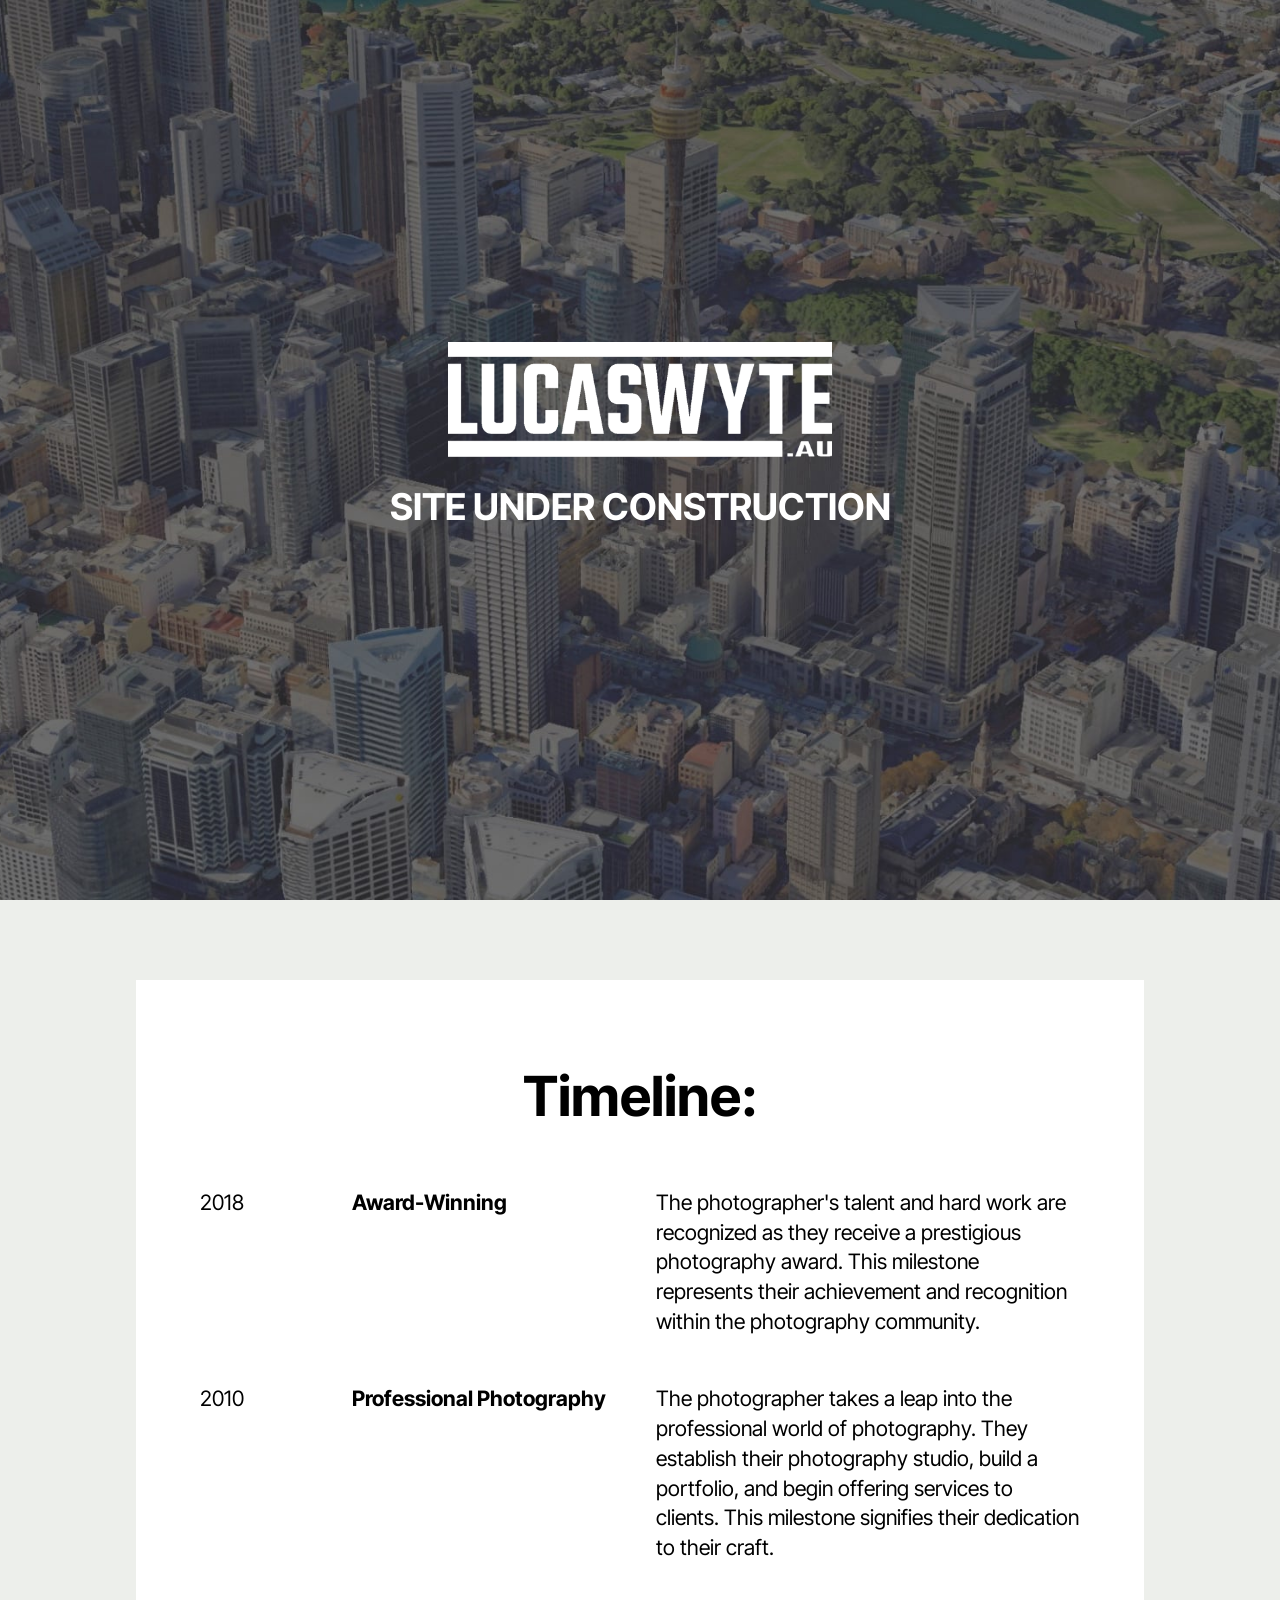
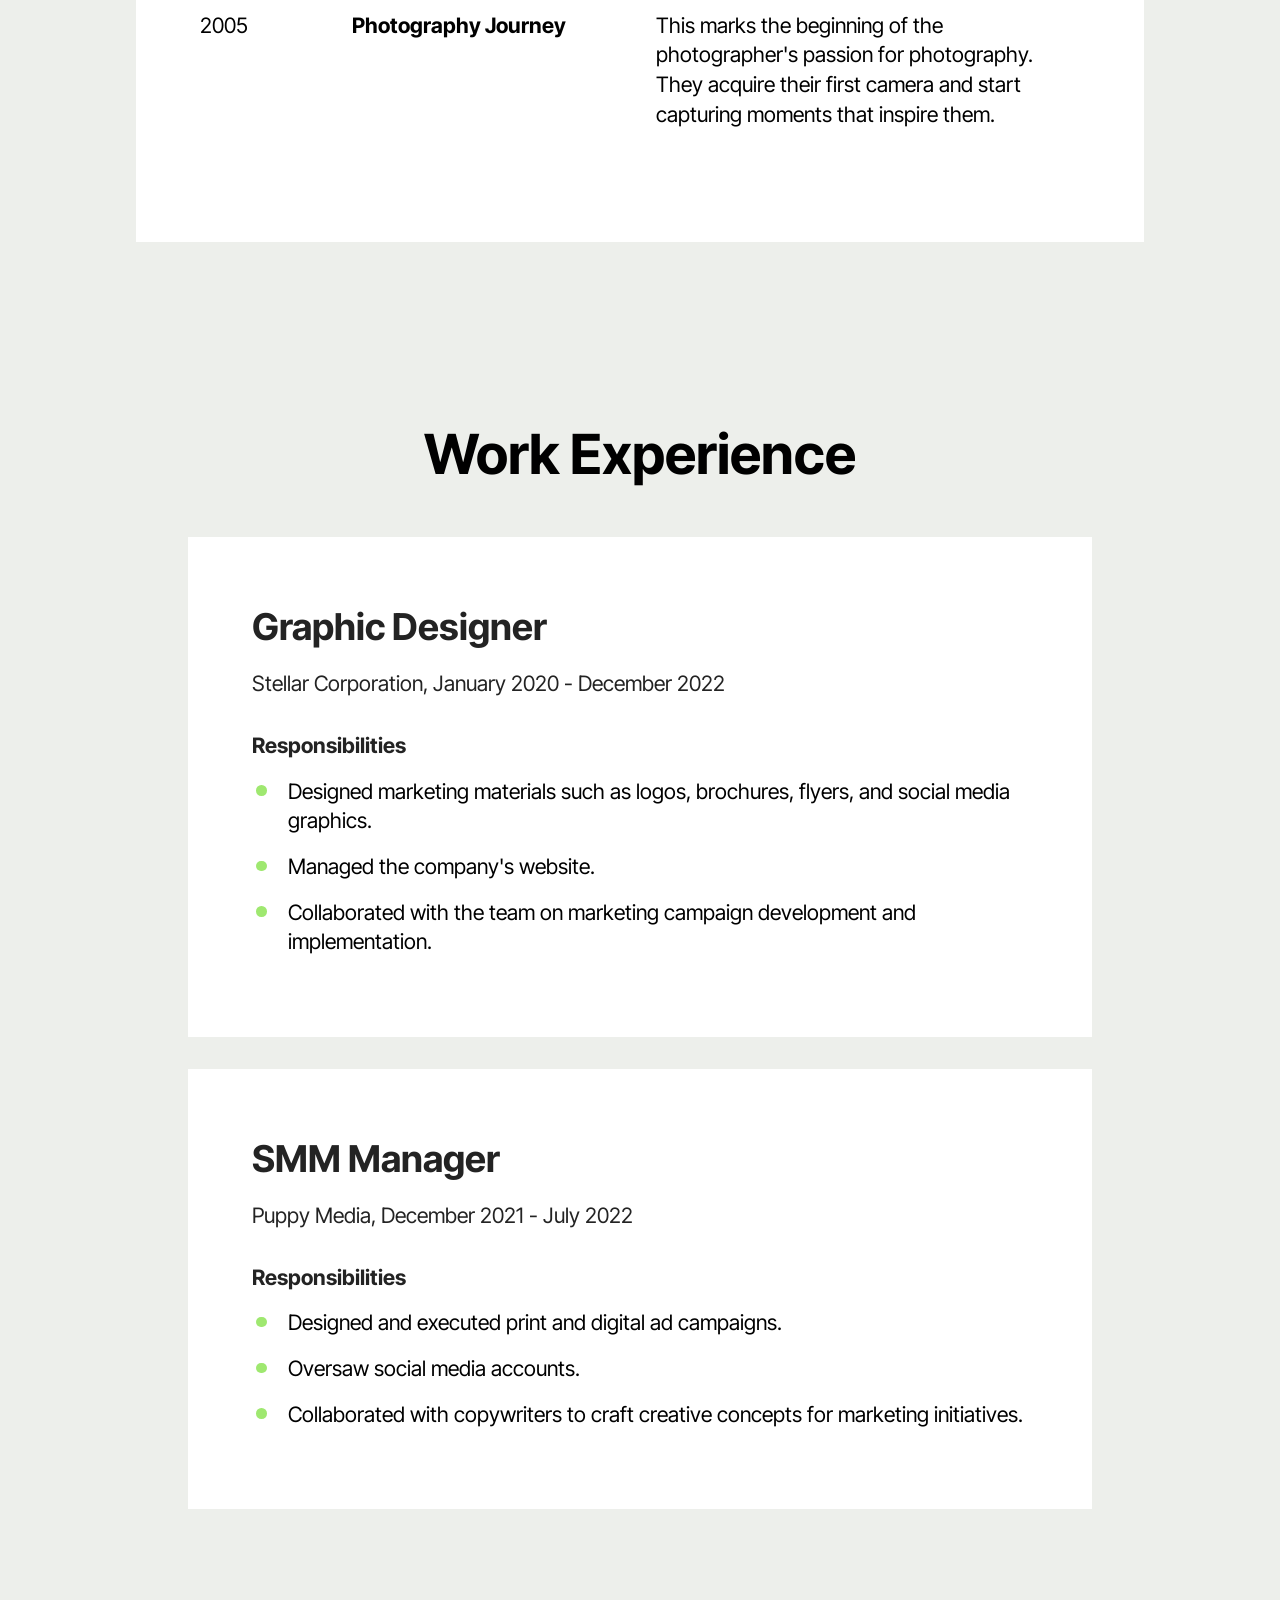
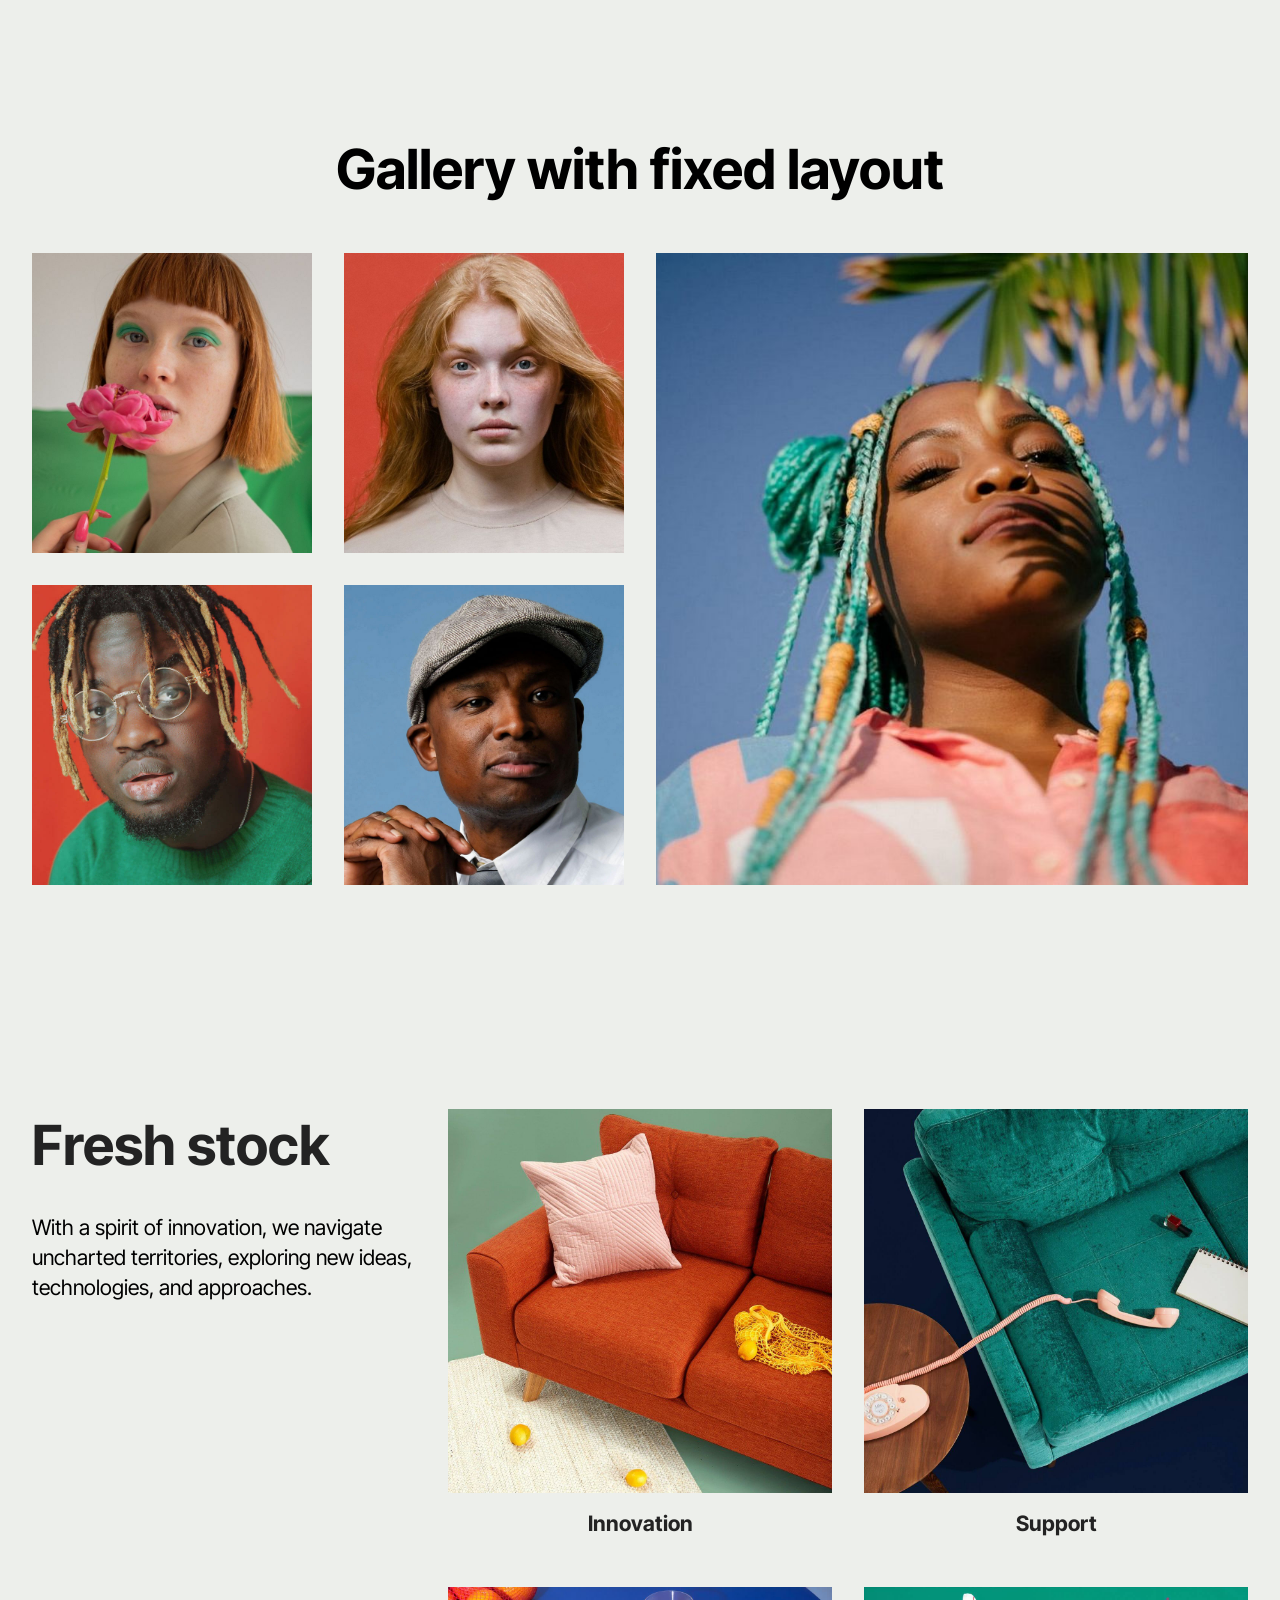
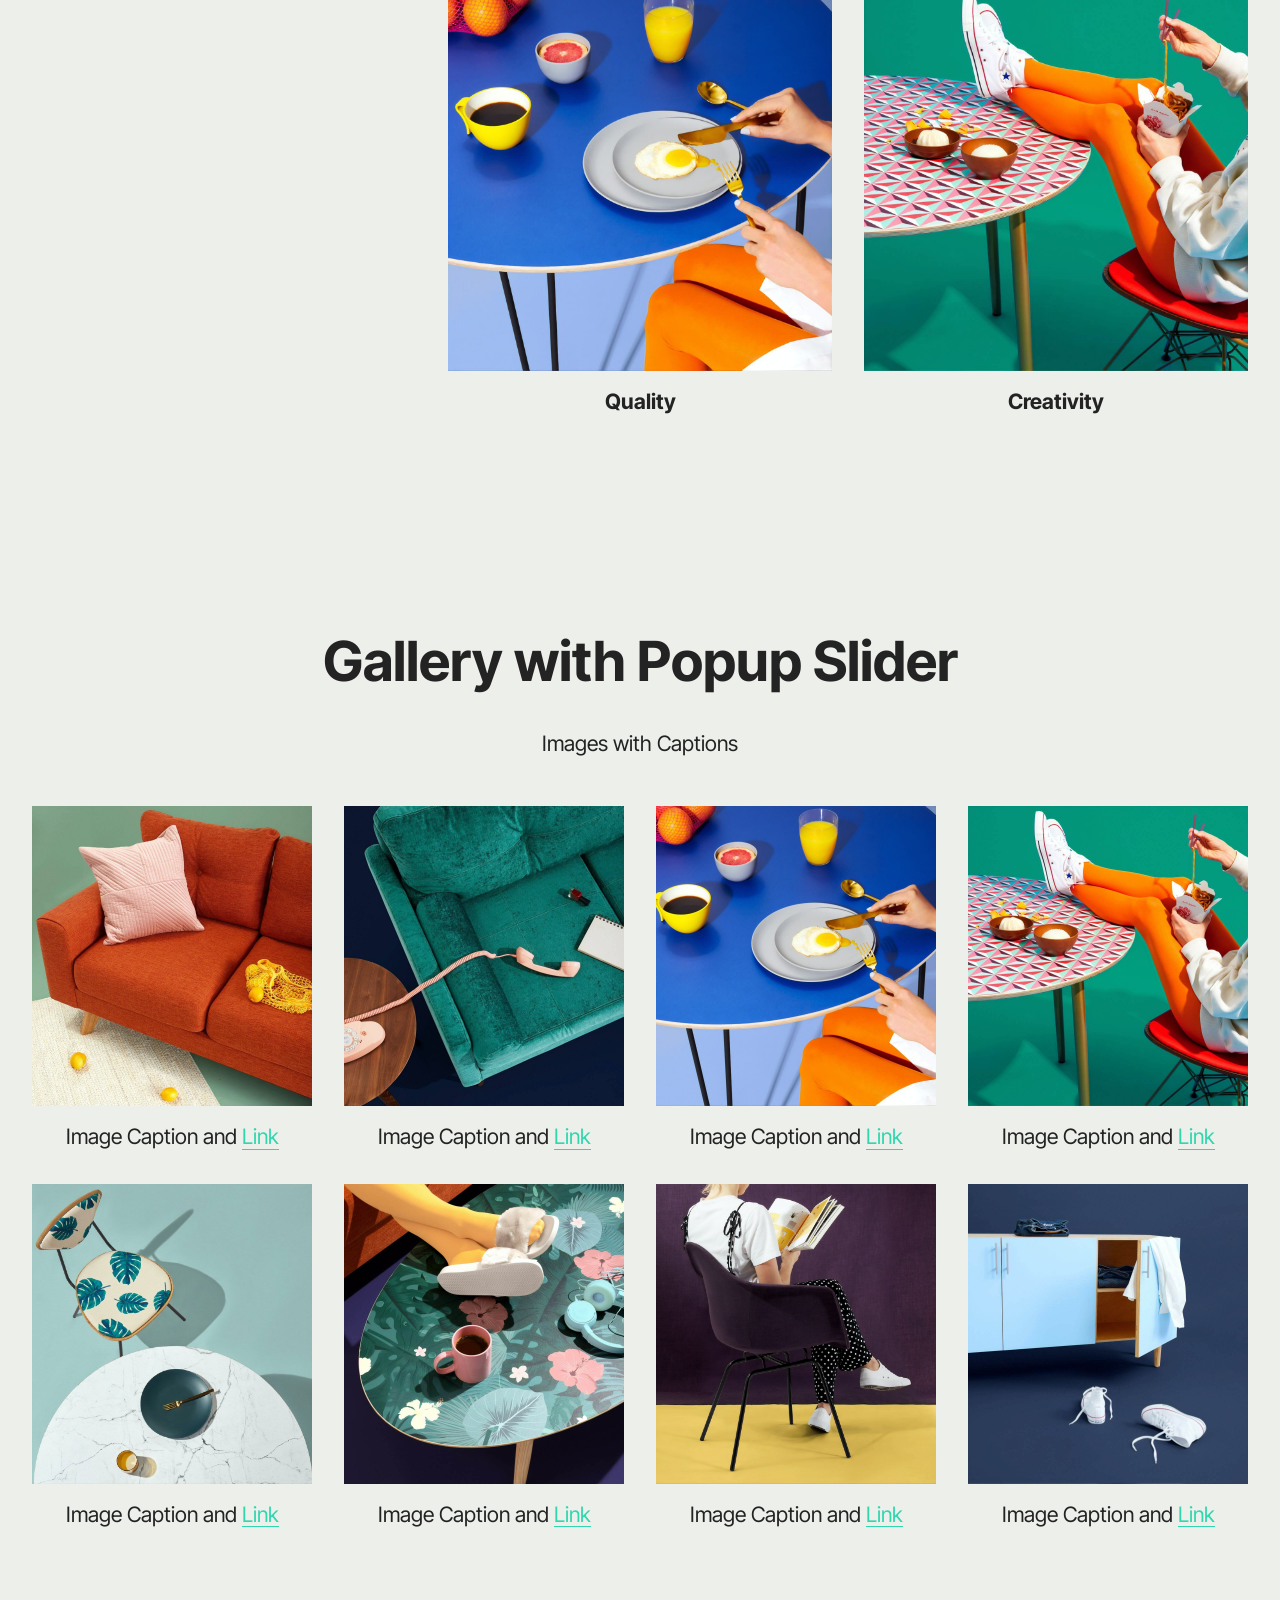
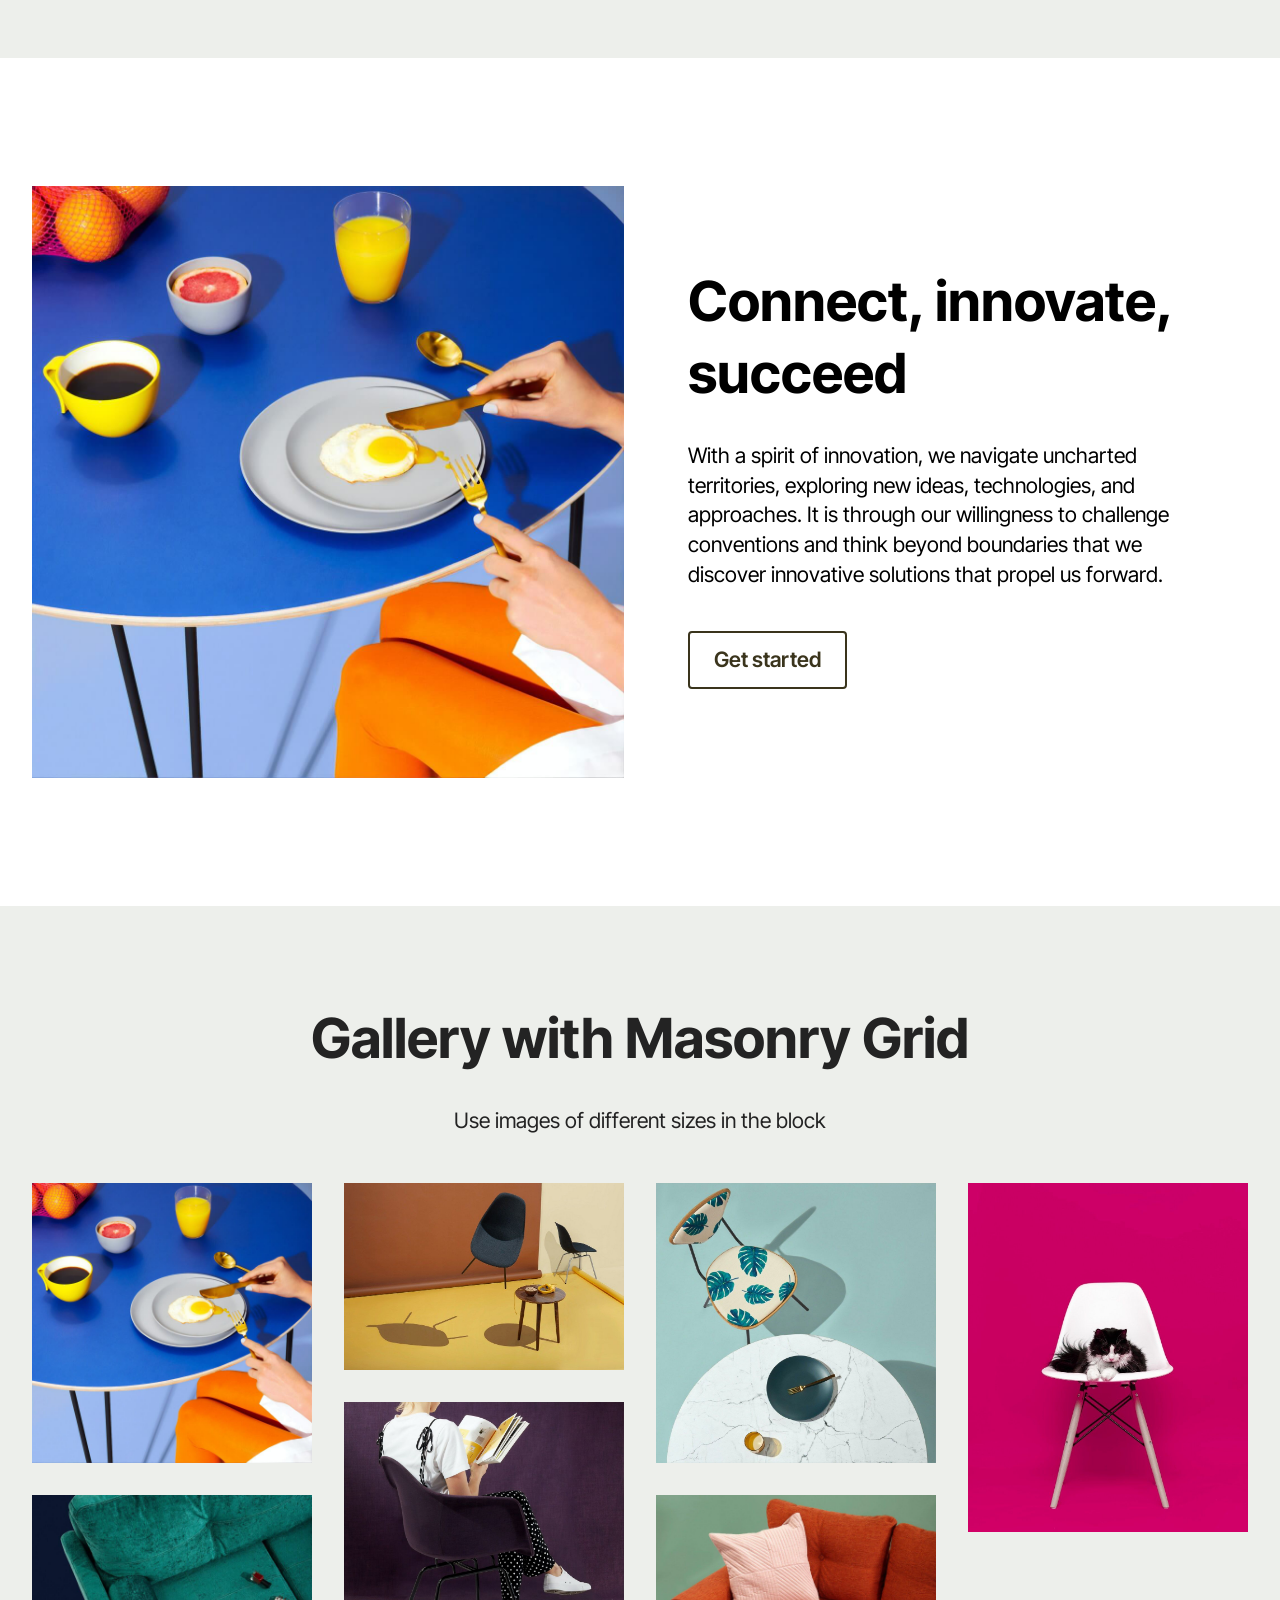
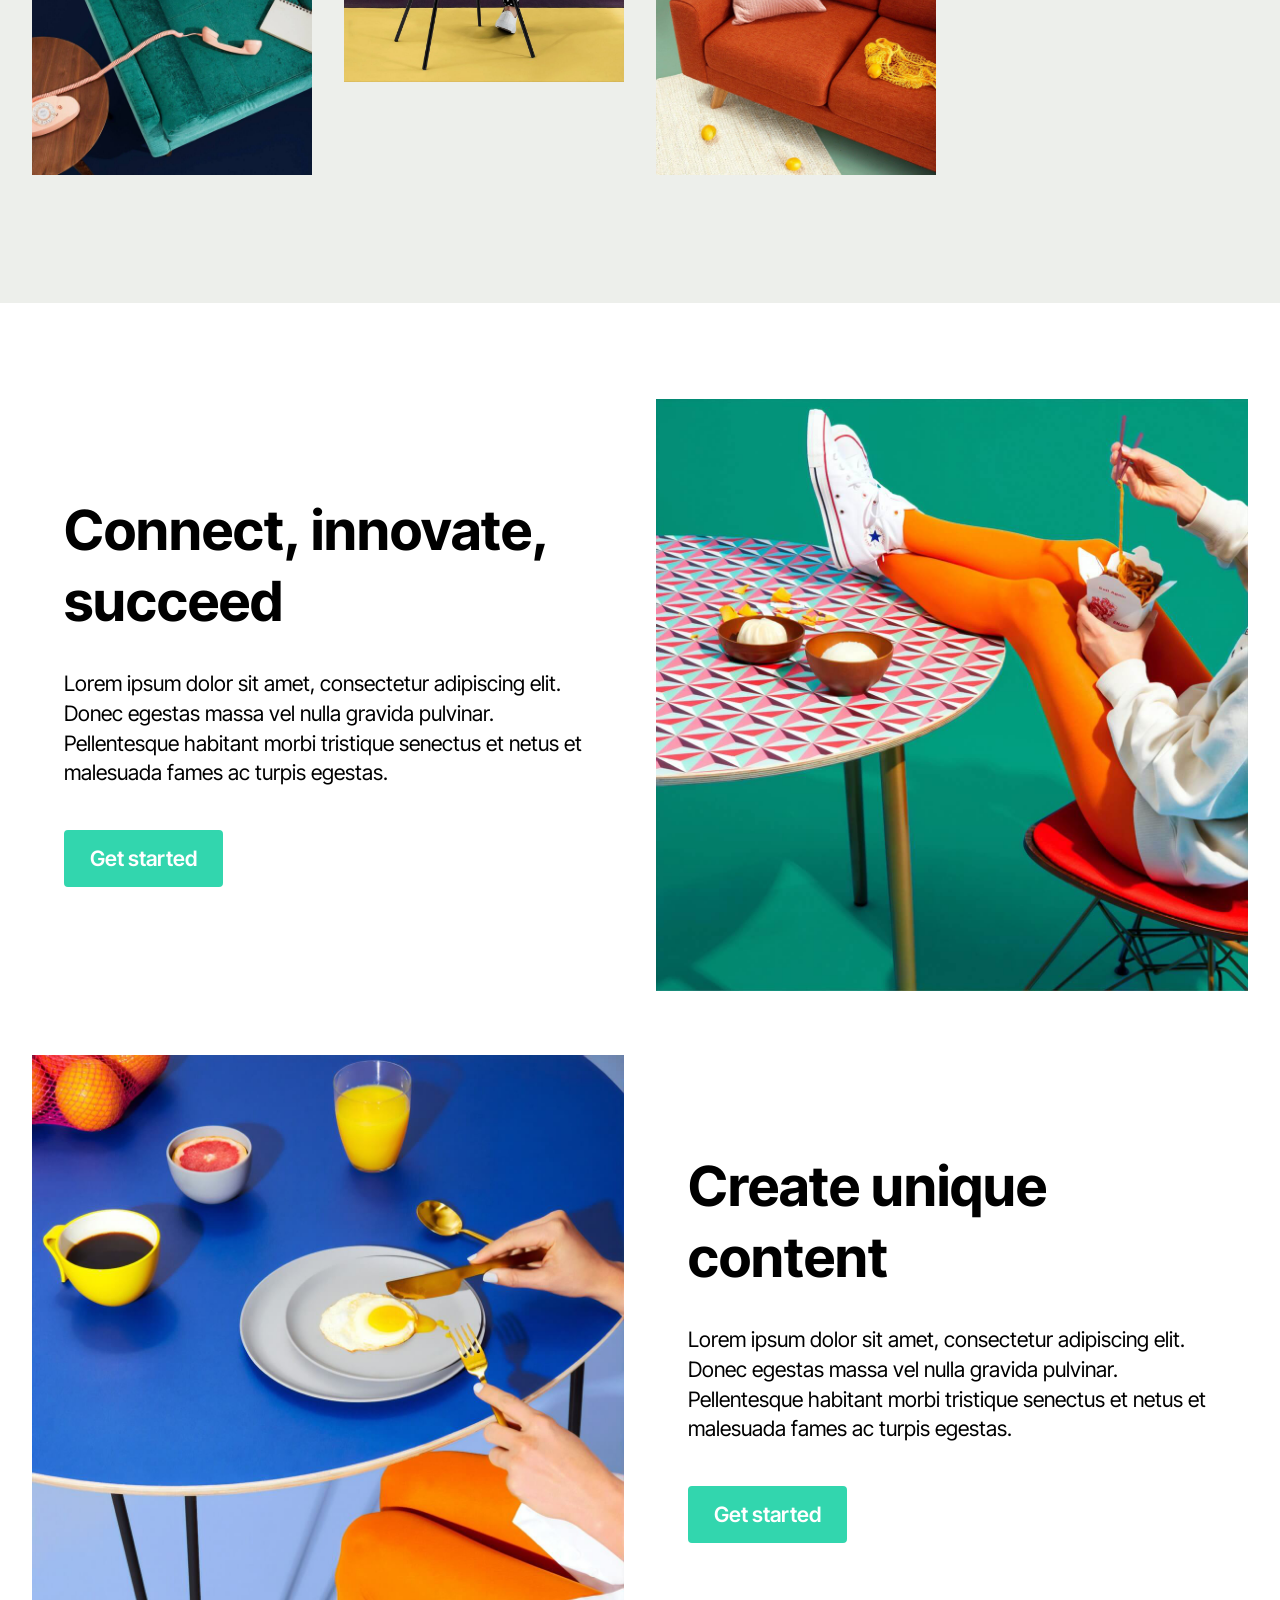
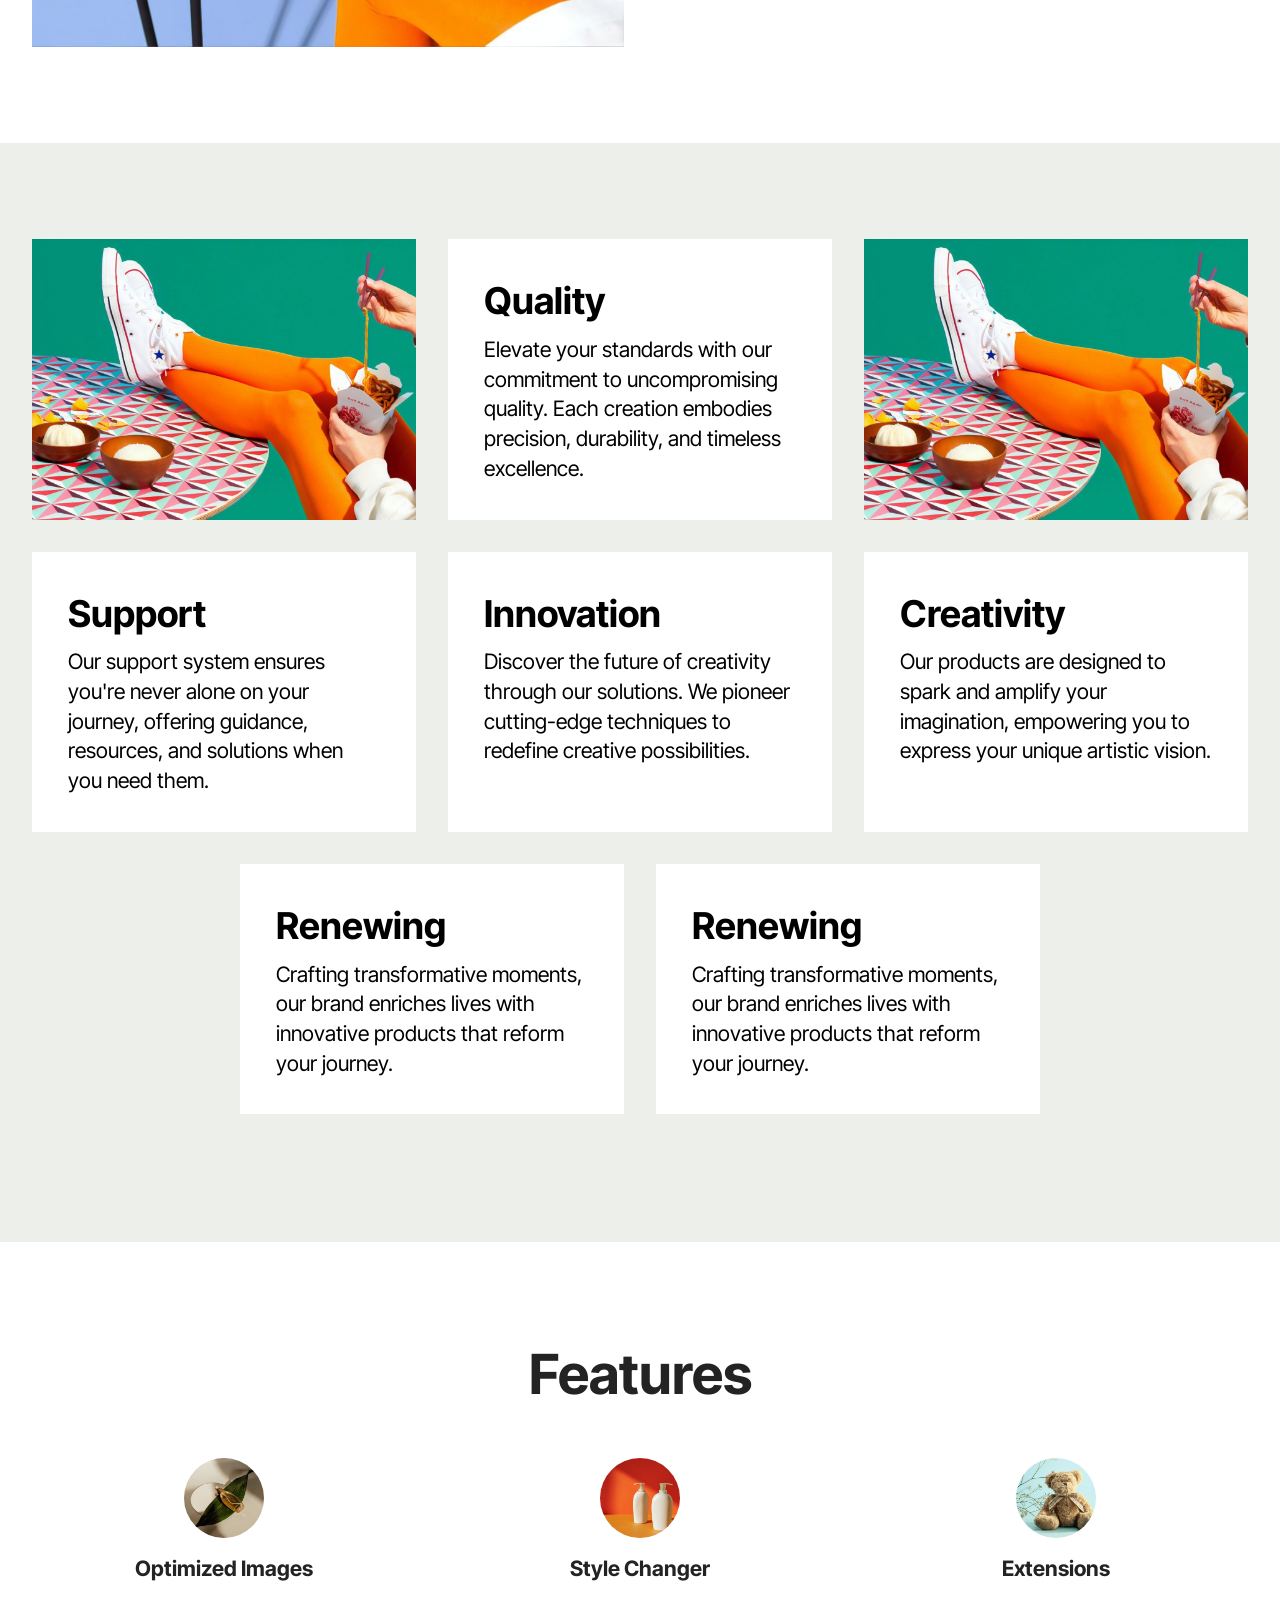
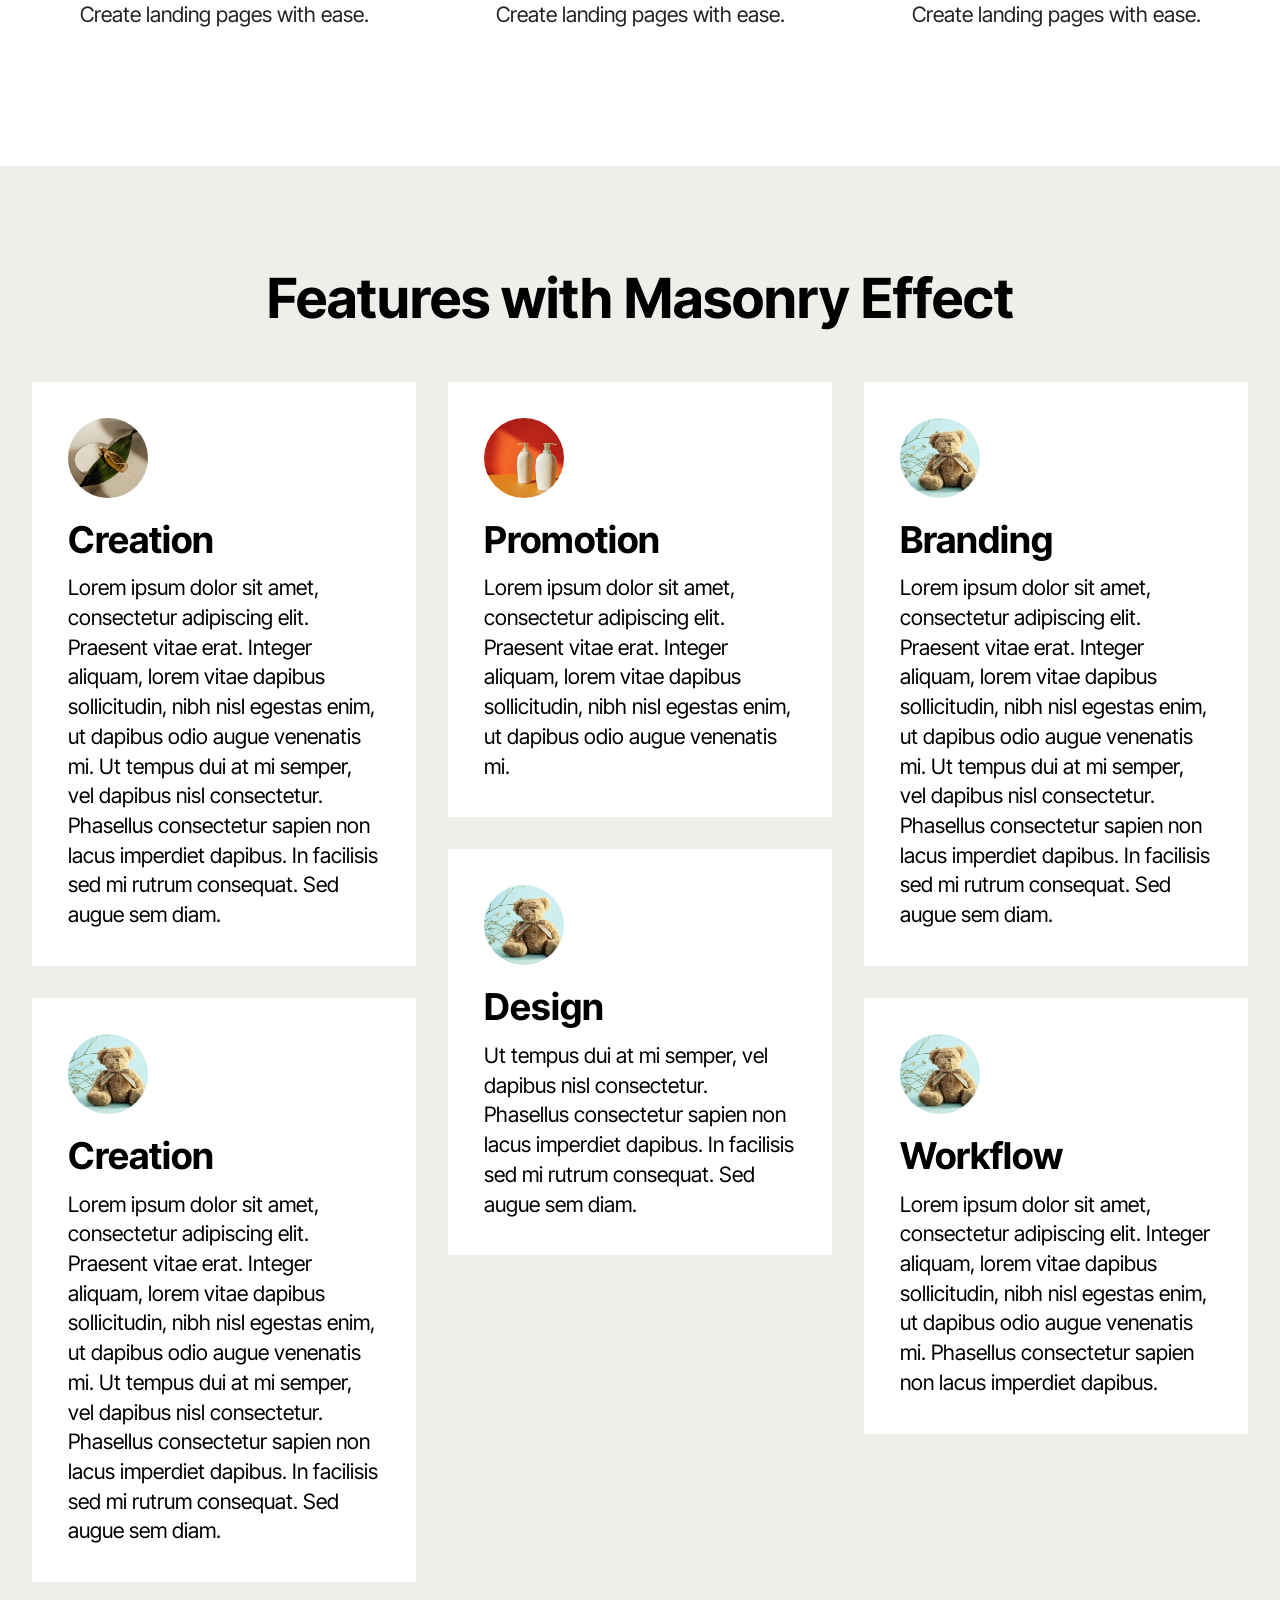
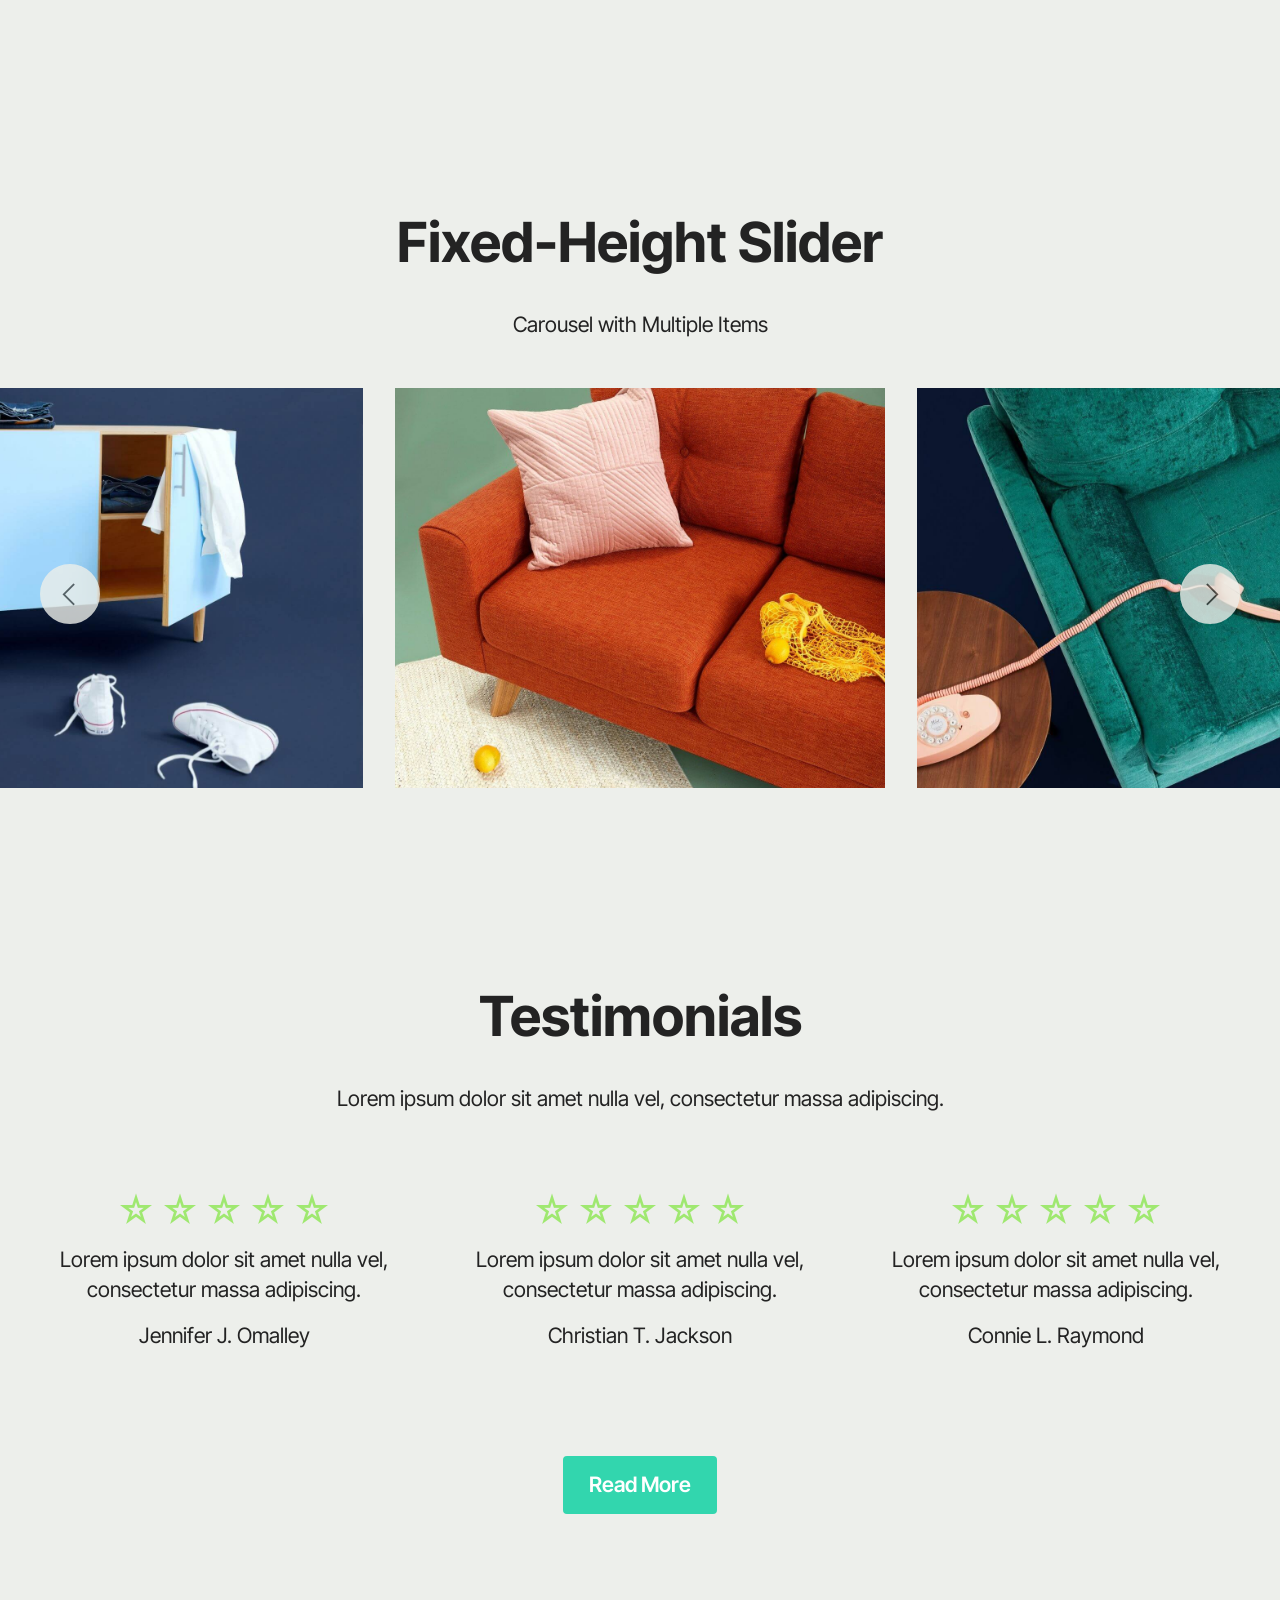
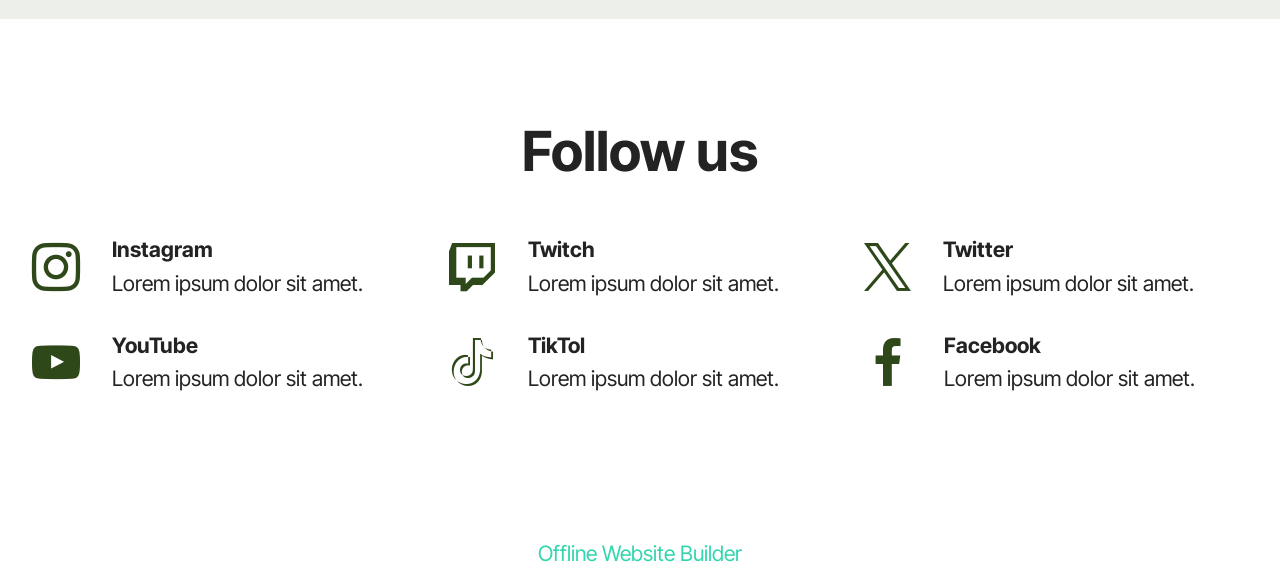
<file: index.html>
<!DOCTYPE html>
<html  >
<head>
  <!-- Site made with Mobirise Website Builder v6.1.11, https://mobirise.com -->
  <meta charset="UTF-8">
  <meta http-equiv="X-UA-Compatible" content="IE=edge">
  <meta name="generator" content="Mobirise v6.1.11, mobirise.com">
  <meta name="viewport" content="width=device-width, initial-scale=1, minimum-scale=1">
  <link rel="shortcut icon" href="assets/images/lucas-wyte-au-stacked-w-128x128.png" type="image/x-icon">
  <meta name="description" content="Landing page & redirect links to social networking profiles">
  
  
  <title>LUCASWYTE.AU main page</title>
  <link rel="stylesheet" href="assets/web/assets/mobirise-icons2/mobirise2.css">
  <link rel="stylesheet" href="assets/bootstrap/css/bootstrap.min.css">
  <link rel="stylesheet" href="assets/socicon/css/styles.css">
  <link rel="stylesheet" href="assets/theme/css/style.css">
  <link rel="stylesheet" href="assets/gallery/style.css">
  <link rel="preload" href="https://fonts.googleapis.com/css?family=Inter+Tight:100,200,300,400,500,600,700,800,900,100i,200i,300i,400i,500i,600i,700i,800i,900i&display=swap" as="style" onload="this.onload=null;this.rel='stylesheet'">
  <noscript><link rel="stylesheet" href="https://fonts.googleapis.com/css?family=Inter+Tight:100,200,300,400,500,600,700,800,900,100i,200i,300i,400i,500i,600i,700i,800i,900i&display=swap"></noscript>
  <link rel="preload" as="style" href="assets/mobirise/css/mbr-additional.css?v=IyrlFm"><link rel="stylesheet" href="assets/mobirise/css/mbr-additional.css?v=IyrlFm" type="text/css">

  
  
  
</head>
<body>
  
  <section data-bs-version="5.1" class="header12 cid-uDMJ8OXmMp mbr-fullscreen" id="header12-0">
  

  
  

  <div class="text-center container-fluid">
    <div class="row mb-4 justify-content-center">
      <div class="col-12 col-md-4">
        <img class="w-100" src="assets/images/lucaswyte-au-w-1139x341.webp" alt="lucaswyte.au">
      </div>
    </div>
    <div class="row justify-content-center">
      <div class="col-md-12 col-lg-9">
        <h1 class="mbr-section-title mbr-fonts-style mb-4 display-5"><p><strong>SITE UNDER CONSTRUCTION</strong></p></h1>
        
        
      </div>
    </div>
  </div>
</section>

<section data-bs-version="5.1" class="timeline04 cid-uVd7d4hf1H" id="timeline04-2">
  

  
  
  <div class="container">
    <div class="row justify-content-center">
      <div class="card col-md-12 col-lg-10">
        <div class="card-wrapper">
          <div class="row justify-content-center">
            <div class="col-12 mb-5 content-head">
              <h3 class="card-title mbr-fonts-style mbr-white mt-3 display-2">
                <strong>Timeline:</strong>
              </h3>
              
            </div>
          </div>
          <div class="card-box">
            <div class="row justify-content-center item features-without-image mb-5">
              <div class="col-12 col-lg-2">
                <h5 class="mbr-card-title mbr-fonts-style mt-0 mb-3 display-7">
                  2018
                </h5>
              </div>
              <div class="col-12 col-lg-4">
                <h6 class="mbr-card-subtitle mbr-fonts-style mt-0 mb-3 display-7">
                  <strong>Award-Winning</strong>
                </h6>
              </div>
              <div class="col-md-12 col-lg item-wrapper">
                <p class="mbr-text mbr-fonts-style mt-0 mb-0 display-7">
                  The photographer's talent and hard work are recognized as they receive a prestigious photography
                  award. This milestone represents their achievement and recognition within the photography community.
                </p>
              </div>
            </div>
            <div class="row justify-content-center item features-without-image mb-5">
              <div class="col-12 col-lg-2">
                <h5 class="mbr-card-title mbr-fonts-style mt-0 mb-3 display-7">
                  2010
                </h5>

              </div>
              <div class="col-12 col-lg-4">
                <h6 class="mbr-card-subtitle mbr-fonts-style mt-0 mb-3 display-7">
                  <strong>Professional Photography</strong>
                </h6>
              </div>
              <div class="col-md-12 col-lg item-wrapper">
                <p class="mbr-text mbr-fonts-style mt-0 mb-0 display-7">
                  The photographer takes a leap into the professional world of photography. They establish their
                  photography studio, build a portfolio, and begin offering services to clients. This milestone
                  signifies their dedication to their craft.
                </p>
              </div>
            </div>
            <div class="row justify-content-center item features-without-image mb-5">
              <div class="col-12 col-lg-2">
                <h5 class="mbr-card-title mbr-fonts-style mt-0 mb-3 display-7">
                  2005
                </h5>
              </div>
              <div class="col-12 col-lg-4">
                <h6 class="mbr-card-subtitle mbr-fonts-style mt-0 mb-3 display-7">
                  <strong>Photography Journey</strong>
                </h6>
              </div>
              <div class="col-md-12 col-lg item-wrapper">
                <p class="mbr-text mbr-fonts-style mt-0 mb-0 display-7">
                  This marks the beginning of the photographer's passion for photography. They acquire their first
                  camera and start capturing moments that inspire them.
                </p>
              </div>
            </div>
          </div>
        </div>
      </div>
    </div>
  </div>
</section>

<section data-bs-version="5.1" class="list06 cid-uVd7h0NcBk" id="list06-3">
    
    <div class="container">
        <div class="col-12 mb-5 content-head">
            <h3 class="mbr-section-title mbr-fonts-style align-center mb-0 display-2">
                <strong>Work Experience</strong>
            </h3>
            
        </div>
        <div class="row justify-content-center ">
            <div class="col-12 col-lg-9">
                <div class="item features-without-image col-12 active">
                    <div class="item-wrapper">
                        <h5 class="mbr-card-title mbr-fonts-style mt-0 mb-3 display-5">
                            <strong>Graphic Designer</strong>
                        </h5>
                        <h6 class="mbr-card-subtitle mbr-fonts-style mt-0 mb-4 display-7">
                            Stellar Corporation, January 2020 - December 2022<br>
                        </h6>
                        <h6 class="mbr-card-subtitle mbr-fonts-style mt-0 mb-3 display-7">
                            <strong>Responsibilities</strong>
                        </h6>
                        <div class="counter-container mbr-text mbr-fonts-style display-7">
                            <ul>
                                <li>Designed marketing materials such as logos, brochures, flyers, and social media
                                    graphics.</li>
                                <li>Managed the company's website.</li>
                                <li>Collaborated with the team on marketing campaign development and implementation.
                                </li>
                            </ul>
                        </div>
                        
                        
                        
                    </div>
                </div>
                <div class="item features-without-image col-12">
                    <div class="item-wrapper">
                        <h5 class="mbr-card-title mbr-fonts-style mt-0 mb-3 display-5">
                            <strong>SMM Manager</strong>
                        </h5>
                        <h6 class="mbr-card-subtitle mbr-fonts-style mt-0 mb-4 display-7">
                            Puppy Media, December 2021 - July 2022</h6>
                        <h6 class="mbr-card-subtitle mbr-fonts-style mt-0 mb-3 display-7">
                            <strong>Responsibilities</strong>
                        </h6>
                        <div class="counter-container mbr-text mbr-fonts-style display-7">
                            <ul>
                                <li>Designed and executed print and digital ad campaigns.</li>
                                <li>Oversaw social media accounts.</li>
                                <li>Collaborated with copywriters to craft creative concepts for marketing initiatives.
                                </li>
                            </ul>
                        </div>
                        
                        
                        
                    </div>
                </div>
            </div>
        </div>
    </div>
</section>

<section data-bs-version="5.1" class="gallery05 cid-uVd7r6cCNy" id="gallery05-8">
    

    
    
    <div class="container">
        <div class="row justify-content-center">
            <div class="col-md-12 content-head mb-5">
                <h1 class="mbr-section-title mbr-fonts-style mb-0 display-2">
                    <strong>Gallery with fixed layout</strong>
                </h1>
                
            </div>
        </div>
        <div class="row justify-content-center  blockContent">
            <div class="col-12 col-lg-6">
                <div class="row">
                    <div class="col-xs-12 col-sm-12 col-md-6 col-lg-6 active">
                        <div class="item-wrapper">
                            <div class="item-img">
                                <img src="assets/images/team2.webp" alt="Mobirise Website Builder" title="" data-slide-to="0" data-bs-slide-to="0" class="smallImage">
                            </div>

                        </div>
                    </div>
                    <div class="col-md-6 col-xs-12 col-sm-12 col-lg-6">
                        <div class="item-wrapper">
                            <div class="item-img">
                                <img src="assets/images/team4.webp" alt="Mobirise Website Builder" title="" data-slide-to="1" data-bs-slide-to="1" class="smallImage">
                            </div>

                        </div>
                    </div>
                    <div class="col-xs-12 col-sm-12 col-md-6 col-lg-6">
                        <div class="item-wrapper">
                            <div class="item-img">
                                <img src="assets/images/team6.webp" alt="Mobirise Website Builder" title="" data-slide-to="2" data-bs-slide-to="2" class="smallImage">
                            </div>
                        </div>
                    </div>
                    <div class="col-xs-12 col-sm-12 col-md-6 col-lg-6">
                        <div class="item-wrapper">
                            <div class="item-img">
                                <img src="assets/images/team3.webp" alt="Mobirise Website Builder" title="" data-slide-to="3" data-bs-slide-to="3" class="smallImage">
                            </div>
                        </div>
                    </div>
                </div>
            </div>
            <div class="col-12 col-lg-6">
                <div class="item-wrapper">
                    <div class="item-img ">
                        <img class="w-100 largeImage" src="assets/images/team5.webp" alt="Mobirise Website Builder" data-slide-to="3" data-bs-slide-to="3">
                    </div>

                </div>
            </div>
        </div>
    </div>
</section>

<section data-bs-version="5.1" class="gallery09 cid-uVd7qnZiEB" id="gallery09-7">
  

  

  <div class="container">
    <div class="row justify-content-center">
      <div class="col-12 col-md-12 col-lg-4 main-text">
        <div class="">
          <h5 class="mbr-section-title mbr-fonts-style mt-0 mb-4 display-2"><strong>Fresh stock</strong></h5>
          <h6 class="mbr-section-subtitle mbr-fonts-style mt-0 mb-4 display-7">
            With a spirit of innovation, we navigate uncharted territories, exploring new ideas,
            technologies, and approaches.</h6>
          
        </div>
      </div>

      <div class="col-lg-8 side-features row">
        <div class="item features-image col-12 col-md-6 col-lg-6 active">
          <div class="item-wrapper">
            <div class="item-img">
              <img src="assets/images/gallery01.webp" alt="Mobirise Website Builder" title="" data-slide-to="1" data-bs-slide-to="1">
            </div>
            <div class="item-content align-left">
              <h5 class="item-title mbr-fonts-style mt-3 mb-3 display-7">
                <strong>Innovation</strong>
              </h5>
            </div>
          </div>
        </div>
        <div class="item features-image col-12 col-md-6 col-lg-6 active">
          <div class="item-wrapper">
            <div class="item-img">
              <img src="assets/images/gallery02.webp" alt="Mobirise Website Builder" title="" data-slide-to="2" data-bs-slide-to="2">
            </div>
            <div class="item-content align-left">
              <h5 class="item-title mbr-fonts-style mt-3 mb-3 display-7">
                <strong>Support</strong>
              </h5>
            </div>
          </div>
        </div>
        <div class="item features-image col-12 col-md-6 col-lg-6 active">
          <div class="item-wrapper">
            <div class="item-img">
              <img src="assets/images/gallery03.webp" alt="Mobirise Website Builder" title="" data-slide-to="3" data-bs-slide-to="3">
            </div>
            <div class="item-content align-left">
              <h5 class="item-title mbr-fonts-style mt-3 mb-3 display-7">
                <strong>Quality</strong>
              </h5>
            </div>
          </div>
        </div>
        <div class="item features-image col-12 col-md-6 col-lg-6 active">
          <div class="item-wrapper">
            <div class="item-img">
              <img src="assets/images/gallery04.webp" alt="Mobirise Website Builder" title="" data-slide-to="4" data-bs-slide-to="4">
            </div>
            <div class="item-content align-left">
              <h5 class="item-title mbr-fonts-style mt-3 mb-3 display-7">
                <strong>Creativity</strong>
              </h5>
            </div>
          </div>
        </div>
      </div>
    </div>
  </div>
</section>

<section data-bs-version="5.1" class="gallery1 mbr-gallery cid-uVd7txMDdV" id="gallery01-9">
    
    

    <div class="container-fluid">
        <div class="row justify-content-center">
            <div class="col-12 content-head">
                <div class="mb-5">
                    <h3 class="mbr-section-title mbr-fonts-style align-center m-0 display-2"><strong>Gallery with Popup Slider</strong></h3>
                    <h4 class="mbr-section-subtitle mbr-fonts-style align-center mb-0 mt-4 display-7">Images with Captions</h4>
                </div>
            </div>
        </div>
        
        <div class="row mbr-gallery">
            <div class="col-12 col-md-6 col-lg-3 item gallery-image">
                <div class="item-wrapper mb-3" data-toggle="modal" data-bs-toggle="modal" data-target="#vjXTunGIqH-modal" data-bs-target="#vjXTunGIqH-modal">
                    <img class="w-100" src="assets/images/gallery01.webp" alt="Mobirise Website Builder" data-slide-to="0" data-bs-slide-to="0" data-target="#lb-vjXTunGIqH" data-bs-target="#lb-vjXTunGIqH">
                    <div class="icon-wrapper">
                        <span class="mobi-mbri mobi-mbri-search mbr-iconfont mbr-iconfont-btn"></span>
                    </div>
                </div>
                <h6 class="mbr-item-subtitle mbr-fonts-style align-center mb-0 mt-3 display-7">
                    Image Caption and <a href="#" class="text-primary">Link</a>
                </h6>
            </div>
            <div class="col-12 col-md-6 col-lg-3 item gallery-image">
                <div class="item-wrapper mb-3" data-toggle="modal" data-bs-toggle="modal" data-target="#vjXTunGIqH-modal" data-bs-target="#vjXTunGIqH-modal">
                    <img class="w-100" src="assets/images/gallery02.webp" alt="Mobirise Website Builder" data-slide-to="1" data-bs-slide-to="1" data-target="#lb-vjXTunGIqH" data-bs-target="#lb-vjXTunGIqH">
                    <div class="icon-wrapper">
                        <span class="mobi-mbri mobi-mbri-search mbr-iconfont mbr-iconfont-btn"></span>
                    </div>
                </div>
                <h6 class="mbr-item-subtitle mbr-fonts-style align-center mb-0 mt-3 display-7">
                    Image Caption and <a href="#" class="text-primary">Link</a>
                </h6>
            </div>
            <div class="col-12 col-md-6 col-lg-3 item gallery-image">
                <div class="item-wrapper mb-3" data-toggle="modal" data-bs-toggle="modal" data-target="#vjXTunGIqH-modal" data-bs-target="#vjXTunGIqH-modal">
                    <img class="w-100" src="assets/images/gallery03.webp" alt="Mobirise Website Builder" data-slide-to="2" data-bs-slide-to="2" data-target="#lb-vjXTunGIqH" data-bs-target="#lb-vjXTunGIqH">
                    <div class="icon-wrapper">
                        <span class="mobi-mbri mobi-mbri-search mbr-iconfont mbr-iconfont-btn"></span>
                    </div>
                </div>
                <h6 class="mbr-item-subtitle mbr-fonts-style align-center mb-0 mt-3 display-7">
                    Image Caption and <a href="#" class="text-primary">Link</a>
                </h6>
            </div>
            <div class="col-12 col-md-6 col-lg-3 item gallery-image">
                <div class="item-wrapper mb-3" data-toggle="modal" data-bs-toggle="modal" data-target="#vjXTunGIqH-modal" data-bs-target="#vjXTunGIqH-modal">
                    <img class="w-100" src="assets/images/gallery04.webp" alt="Mobirise Website Builder" data-slide-to="3" data-bs-slide-to="3" data-target="#lb-vjXTunGIqH" data-bs-target="#lb-vjXTunGIqH">
                    <div class="icon-wrapper">
                        <span class="mobi-mbri mobi-mbri-search mbr-iconfont mbr-iconfont-btn"></span>
                    </div>
                </div>
                <h6 class="mbr-item-subtitle mbr-fonts-style align-center mb-0 mt-3 display-7">
                    Image Caption and <a href="#" class="text-primary">Link</a>
                </h6>
            </div>
            <div class="col-12 col-md-6 col-lg-3 item gallery-image">
                <div class="item-wrapper mb-3" data-toggle="modal" data-bs-toggle="modal" data-target="#vjXTunGIqH-modal" data-bs-target="#vjXTunGIqH-modal">
                    <img class="w-100" src="assets/images/gallery10.webp" alt="Mobirise Website Builder" data-slide-to="4" data-bs-slide-to="4" data-target="#lb-vjXTunGIqH" data-bs-target="#lb-vjXTunGIqH">
                    <div class="icon-wrapper">
                        <span class="mobi-mbri mobi-mbri-search mbr-iconfont mbr-iconfont-btn"></span>
                    </div>
                </div>
                <h6 class="mbr-item-subtitle mbr-fonts-style align-center mb-0 mt-3 display-7">
                    Image Caption and <a href="#" class="text-primary">Link</a>
                </h6>
            </div>
            <div class="col-12 col-md-6 col-lg-3 item gallery-image">
                <div class="item-wrapper mb-3" data-toggle="modal" data-bs-toggle="modal" data-target="#vjXTunGIqH-modal" data-bs-target="#vjXTunGIqH-modal">
                    <img class="w-100" src="assets/images/gallery05.webp" alt="Mobirise Website Builder" data-slide-to="5" data-bs-slide-to="5" data-target="#lb-vjXTunGIqH" data-bs-target="#lb-vjXTunGIqH">
                    <div class="icon-wrapper">
                        <span class="mobi-mbri mobi-mbri-search mbr-iconfont mbr-iconfont-btn"></span>
                    </div>
                </div>
                <h6 class="mbr-item-subtitle mbr-fonts-style align-center mb-0 mt-3 display-7">
                    Image Caption and <a href="#" class="text-primary">Link</a>
                </h6>
            </div>
            <div class="col-12 col-md-6 col-lg-3 item gallery-image">
                <div class="item-wrapper mb-3" data-toggle="modal" data-bs-toggle="modal" data-target="#vjXTunGIqH-modal" data-bs-target="#vjXTunGIqH-modal">
                    <img class="w-100" src="assets/images/gallery06.webp" alt="Mobirise Website Builder" data-slide-to="6" data-bs-slide-to="6" data-target="#lb-vjXTunGIqH" data-bs-target="#lb-vjXTunGIqH">
                    <div class="icon-wrapper">
                        <span class="mobi-mbri mobi-mbri-search mbr-iconfont mbr-iconfont-btn"></span>
                    </div>
                </div>
                <h6 class="mbr-item-subtitle mbr-fonts-style align-center mb-0 mt-3 display-7">
                    Image Caption and <a href="#" class="text-primary">Link</a>
                </h6>
            </div>
            <div class="col-12 col-md-6 col-lg-3 item gallery-image">
                <div class="item-wrapper mb-3" data-toggle="modal" data-bs-toggle="modal" data-target="#vjXTunGIqH-modal" data-bs-target="#vjXTunGIqH-modal">
                    <img class="w-100" src="assets/images/gallery07.webp" alt="Mobirise Website Builder" data-slide-to="7" data-bs-slide-to="7" data-target="#lb-vjXTunGIqH" data-bs-target="#lb-vjXTunGIqH">
                    <div class="icon-wrapper">
                        <span class="mobi-mbri mobi-mbri-search mbr-iconfont mbr-iconfont-btn"></span>
                    </div>
                </div>
                <h6 class="mbr-item-subtitle mbr-fonts-style align-center mb-0 mt-3 display-7">
                    Image Caption and <a href="#" class="text-primary">Link</a>
                </h6>
            </div>
        </div>

        <div class="modal mbr-slider" tabindex="-1" role="dialog" aria-hidden="true" id="vjXTunGIqH-modal">
            <div class="modal-dialog" role="document">
                <div class="modal-content">
                    <div class="modal-body">
                        <div class="carousel slide" data-pause="false" data-bs-pause="false" id="lb-vjXTunGIqH" data-interval="5000" data-bs-interval="5000">
                            <div class="carousel-inner">
                                <div class="carousel-item active">
                                    <img class="d-block w-100" src="assets/images/gallery01.webp" alt="Mobirise Website Builder">
                                </div>
                                <div class="carousel-item">
                                    <img class="d-block w-100" src="assets/images/gallery02.webp" alt="Mobirise Website Builder">
                                </div>
                                <div class="carousel-item">
                                    <img class="d-block w-100" src="assets/images/gallery03.webp" alt="Mobirise Website Builder">
                                </div>
                                <div class="carousel-item">
                                    <img class="d-block w-100" src="assets/images/gallery04.webp" alt="Mobirise Website Builder">
                                </div>
                                <div class="carousel-item">
                                    <img class="d-block w-100" src="assets/images/gallery10.webp" alt="Mobirise Website Builder">
                                </div>
                                <div class="carousel-item">
                                    <img class="d-block w-100" src="assets/images/gallery05.webp" alt="Mobirise Website Builder">
                                </div>
                                <div class="carousel-item">
                                    <img class="d-block w-100" src="assets/images/gallery06.webp" alt="Mobirise Website Builder">
                                </div>
                                <div class="carousel-item">
                                    <img class="d-block w-100" src="assets/images/gallery07.webp" alt="Mobirise Website Builder">
                                </div>
                            </div>
                            <ol class="carousel-indicators">
                                <li data-slide-to="0" data-bs-slide-to="0" class="active" data-target="#lb-vjXTunGIqH" data-bs-target="#lb-vjXTunGIqH"></li>
                                <li data-slide-to="1" data-bs-slide-to="1" data-target="#lb-vjXTunGIqH" data-bs-target="#lb-vjXTunGIqH"></li>
                                <li data-slide-to="2" data-bs-slide-to="2" data-target="#lb-vjXTunGIqH" data-bs-target="#lb-vjXTunGIqH"></li>
                                <li data-slide-to="3" data-bs-slide-to="3" data-target="#lb-vjXTunGIqH" data-bs-target="#lb-vjXTunGIqH"></li>
                                <li data-slide-to="4" data-bs-slide-to="4" data-target="#lb-vjXTunGIqH" data-bs-target="#lb-vjXTunGIqH"></li>
                                <li data-slide-to="5" data-bs-slide-to="5" data-target="#lb-vjXTunGIqH" data-bs-target="#lb-vjXTunGIqH"></li>
                                <li data-slide-to="6" data-bs-slide-to="6" data-target="#lb-vjXTunGIqH" data-bs-target="#lb-vjXTunGIqH"></li>
                                <li data-slide-to="7" data-bs-slide-to="7" data-target="#lb-vjXTunGIqH" data-bs-target="#lb-vjXTunGIqH"></li>
                            </ol>
                            <a role="button" href="" class="close" data-dismiss="modal" data-bs-dismiss="modal" aria-label="Close">
                            </a>
                            <a class="carousel-control-prev carousel-control" role="button" data-slide="prev" data-bs-slide="prev" href="#lb-vjXTunGIqH">
                                <span class="mobi-mbri mobi-mbri-arrow-prev" aria-hidden="true"></span>
                                <span class="sr-only visually-hidden">Previous</span>
                            </a>
                            <a class="carousel-control-next carousel-control" role="button" data-slide="next" data-bs-slide="next" href="#lb-vjXTunGIqH">
                                <span class="mobi-mbri mobi-mbri-arrow-next" aria-hidden="true"></span>
                                <span class="sr-only visually-hidden">Next</span>
                            </a>
                        </div>
                    </div>
                </div>
            </div>
        </div>
    </div>
</section>

<section data-bs-version="5.1" class="start article2 cid-uVd7zAJ6LT" id="article02-b">
	

	
	

	<div class="container">
		<div class="row justify-content-center">
			<div class="col-12 col-md-12 col-lg-6 image-wrapper">
				<img class="w-100" src="assets/images/gallery03.webp" alt="Mobirise Website Builder">
			</div>
			<div class="col-12 col-md-12 col-lg">
				<div class="text-wrapper align-left">
					<h1 class="mbr-section-title mbr-fonts-style mb-4 display-2">
						<strong>Connect, innovate, succeed</strong>
					</h1>
					<p class="mbr-text align-left mbr-fonts-style mb-4 display-7">
					With a spirit of innovation, we navigate uncharted territories, exploring new ideas, technologies, and approaches. It is through our willingness to challenge conventions and think beyond boundaries that we discover innovative solutions that propel us forward.
					</p>
					<div class="mbr-section-btn align-left mt-3">
						<a class="btn btn-success-outline display-7" href="https://mobiri.se">Get started</a>
					</div>
				</div>
			</div>
		</div>
	</div>
</section>

<section data-bs-version="5.1" class="gallery1 mbr-gallery cid-uVd7tXsKab" id="gallery02-a">   
    
    

    <div class="container-fluid">
        <div class="row justify-content-center">
            <div class="col-12 content-head">
                <div class="mbr-section-head mb-5">
                    <h3 class="mbr-section-title mbr-fonts-style align-center m-0 display-2"><strong>Gallery with Masonry Grid</strong></h3>
                    <h4 class="mbr-section-subtitle mbr-fonts-style align-center mb-0 mt-4 display-7">Use images of different sizes in the block</h4>
                </div>
            </div>
        </div>
        <div class="row mbr-gallery mbr-masonry" data-masonry="{&quot;percentPosition&quot;: true }">
            <div class="col-12 col-md-6 col-lg-3 item gallery-image">
                <div class="item-wrapper" data-toggle="modal" data-bs-toggle="modal" data-target="#vjXTuoOsi3-modal" data-bs-target="#vjXTuoOsi3-modal">
                    <img class="w-100" src="assets/images/gallery03.webp" alt="Mobirise Website Builder" data-slide-to="0" data-bs-slide-to="0" data-target="#lb-vjXTuoOsi3" data-bs-target="#lb-vjXTuoOsi3">
                    <div class="icon-wrapper">
                        <span class="mobi-mbri mobi-mbri-search mbr-iconfont mbr-iconfont-btn"></span>
                    </div>
                </div>
                
            </div>
            <div class="col-12 col-md-6 col-lg-3 item gallery-image">
                <div class="item-wrapper" data-toggle="modal" data-bs-toggle="modal" data-target="#vjXTuoOsi3-modal" data-bs-target="#vjXTuoOsi3-modal">
                    <img class="w-100" src="assets/images/gallery13.webp" alt="Mobirise Website Builder" data-slide-to="1" data-bs-slide-to="1" data-target="#lb-vjXTuoOsi3" data-bs-target="#lb-vjXTuoOsi3">
                    <div class="icon-wrapper">
                        <span class="mobi-mbri mobi-mbri-search mbr-iconfont mbr-iconfont-btn"></span>
                    </div>
                </div>
                
            </div>
            <div class="col-12 col-md-6 col-lg-3 item gallery-image">
                <div class="item-wrapper" data-toggle="modal" data-bs-toggle="modal" data-target="#vjXTuoOsi3-modal" data-bs-target="#vjXTuoOsi3-modal">
                    <img class="w-100" src="assets/images/gallery10.webp" alt="Mobirise Website Builder" data-slide-to="2" data-bs-slide-to="2" data-target="#lb-vjXTuoOsi3" data-bs-target="#lb-vjXTuoOsi3">
                    <div class="icon-wrapper">
                        <span class="mobi-mbri mobi-mbri-search mbr-iconfont mbr-iconfont-btn"></span>
                    </div>
                </div>
                
            </div>
            <div class="col-12 col-md-6 col-lg-3 item gallery-image">
                <div class="item-wrapper" data-toggle="modal" data-bs-toggle="modal" data-target="#vjXTuoOsi3-modal" data-bs-target="#vjXTuoOsi3-modal">
                    <img class="w-100" src="assets/images/gallery08.webp" alt="Mobirise Website Builder" data-slide-to="3" data-bs-slide-to="3" data-target="#lb-vjXTuoOsi3" data-bs-target="#lb-vjXTuoOsi3">
                    <div class="icon-wrapper">
                        <span class="mobi-mbri mobi-mbri-search mbr-iconfont mbr-iconfont-btn"></span>
                    </div>
                </div>
                
            </div>
            <div class="col-12 col-md-6 col-lg-3 item gallery-image">
                <div class="item-wrapper" data-toggle="modal" data-bs-toggle="modal" data-target="#vjXTuoOsi3-modal" data-bs-target="#vjXTuoOsi3-modal">
                    <img class="w-100" src="assets/images/gallery06.webp" alt="Mobirise Website Builder" data-slide-to="4" data-bs-slide-to="4" data-target="#lb-vjXTuoOsi3" data-bs-target="#lb-vjXTuoOsi3">
                    <div class="icon-wrapper">
                        <span class="mobi-mbri mobi-mbri-search mbr-iconfont mbr-iconfont-btn"></span>
                    </div>
                </div>
                
            </div>
            <div class="col-12 col-md-6 col-lg-3 item gallery-image">
                <div class="item-wrapper" data-toggle="modal" data-bs-toggle="modal" data-target="#vjXTuoOsi3-modal" data-bs-target="#vjXTuoOsi3-modal">
                    <img class="w-100" src="assets/images/gallery02.webp" alt="Mobirise Website Builder" data-slide-to="5" data-bs-slide-to="5" data-target="#lb-vjXTuoOsi3" data-bs-target="#lb-vjXTuoOsi3">
                    <div class="icon-wrapper">
                        <span class="mobi-mbri mobi-mbri-search mbr-iconfont mbr-iconfont-btn"></span>
                    </div>
                </div>
                
            </div>
            <div class="col-12 col-md-6 col-lg-3 item gallery-image">
                <div class="item-wrapper" data-toggle="modal" data-bs-toggle="modal" data-target="#vjXTuoOsi3-modal" data-bs-target="#vjXTuoOsi3-modal">
                    <img class="w-100" src="assets/images/gallery01.webp" alt="Mobirise Website Builder" data-slide-to="6" data-bs-slide-to="6" data-target="#lb-vjXTuoOsi3" data-bs-target="#lb-vjXTuoOsi3">
                    <div class="icon-wrapper">
                        <span class="mobi-mbri mobi-mbri-search mbr-iconfont mbr-iconfont-btn"></span>
                    </div>
                </div>
                
            </div>
        </div>

        <div class="modal mbr-slider" tabindex="-1" role="dialog" aria-hidden="true" id="vjXTuoOsi3-modal">
            <div class="modal-dialog" role="document">
                <div class="modal-content">
                    <div class="modal-body">
                        <div class="carousel slide" id="lb-vjXTuoOsi3" data-interval="5000" data-bs-interval="5000">
                            <div class="carousel-inner">
                                <div class="carousel-item active">
                                    <img class="d-block w-100" src="assets/images/gallery03.webp" alt="Mobirise Website Builder">
                                </div>
                                <div class="carousel-item">
                                    <img class="d-block w-100" src="assets/images/gallery13.webp" alt="Mobirise Website Builder">
                                </div>
                                <div class="carousel-item">
                                    <img class="d-block w-100" src="assets/images/gallery10.webp" alt="Mobirise Website Builder">
                                </div>
                                <div class="carousel-item">
                                    <img class="d-block w-100" src="assets/images/gallery08.webp" alt="Mobirise Website Builder">
                                </div>
                                <div class="carousel-item">
                                    <img class="d-block w-100" src="assets/images/gallery06.webp" alt="Mobirise Website Builder">
                                </div>
                                <div class="carousel-item">
                                    <img class="d-block w-100" src="assets/images/gallery02.webp" alt="Mobirise Website Builder">
                                </div>
                                <div class="carousel-item">
                                    <img class="d-block w-100" src="assets/images/gallery01.webp" alt="Mobirise Website Builder">
                                </div>
                            </div>
                            <ol class="carousel-indicators">
                                <li data-slide-to="0" data-bs-slide-to="0" class="active" data-target="#lb-vjXTuoOsi3" data-bs-target="#lb-vjXTuoOsi3"></li>
                                <li data-slide-to="1" data-bs-slide-to="1" data-target="#lb-vjXTuoOsi3" data-bs-target="#lb-vjXTuoOsi3"></li>
                                <li data-slide-to="2" data-bs-slide-to="2" data-target="#lb-vjXTuoOsi3" data-bs-target="#lb-vjXTuoOsi3"></li>
                                <li data-slide-to="3" data-bs-slide-to="3" data-target="#lb-vjXTuoOsi3" data-bs-target="#lb-vjXTuoOsi3"></li>
                                <li data-slide-to="4" data-bs-slide-to="4" data-target="#lb-vjXTuoOsi3" data-bs-target="#lb-vjXTuoOsi3"></li>
                                <li data-slide-to="5" data-bs-slide-to="5" data-target="#lb-vjXTuoOsi3" data-bs-target="#lb-vjXTuoOsi3"></li>
                                <li data-slide-to="6" data-bs-slide-to="6" data-target="#lb-vjXTuoOsi3" data-bs-target="#lb-vjXTuoOsi3"></li>
                            </ol>
                            <a role="button" href="" class="close" data-dismiss="modal" data-bs-dismiss="modal" aria-label="Close">
                            </a>
                            <a class="carousel-control-prev carousel-control" role="button" data-slide="prev" data-bs-slide="prev" href="#lb-vjXTuoOsi3">
                                <span class="mobi-mbri mobi-mbri-arrow-prev" aria-hidden="true"></span>
                                <span class="sr-only visually-hidden">Previous</span>
                            </a>
                            <a class="carousel-control-next carousel-control" role="button" data-slide="next" data-bs-slide="next" href="#lb-vjXTuoOsi3">
                                <span class="mobi-mbri mobi-mbri-arrow-next" aria-hidden="true"></span>
                                <span class="sr-only visually-hidden">Next</span>
                            </a>
                        </div>
                    </div>
                </div>
            </div>
        </div>
    </div>
</section>

<section data-bs-version="5.1" class="features38 cid-uVd7BaAjAk" id="features038-c">
    

    
    

    <div class="container">
        <div class="row justify-content-center">
            <div class="col-12 col-md-12 col-lg">
                <div class="text-wrapper align-left">
                    <h1 class="mbr-section-title mbr-fonts-style mb-4 display-2">
                        <strong>Connect, innovate, succeed</strong>
                    </h1>
                    <p class="mbr-text align-left mbr-fonts-style mb-4 display-7">
                        Lorem ipsum dolor sit amet, consectetur adipiscing elit. Donec egestas massa vel nulla gravida
                        pulvinar. Pellentesque habitant morbi tristique senectus et netus et malesuada fames ac turpis
                        egestas.
                    </p>
                    <div class="mbr-section-btn align-left mt-3"><a class="btn btn-primary display-7" href="https://mobiri.se">Get started</a></div>
                </div>
            </div>
            <div class="col-12 col-md-12 col-lg-6 image-wrapper">
                <img class="w-100" src="assets/images/gallery04.webp" alt="Mobirise Website Builder">
            </div>
        </div>
        <div class="row row-reverse justify-content-center">

            <div class="col-12 col-md-12 col-lg">
                <div class="text-wrapper align-left">
                    <h1 class="mbr-section-title mbr-fonts-style mb-4 display-2"><strong>Create unique content</strong></h1>
                    <p class="mbr-text align-left mbr-fonts-style mb-4 display-7">
                        Lorem ipsum dolor sit amet, consectetur adipiscing elit. Donec egestas massa vel nulla gravida
                        pulvinar. Pellentesque habitant morbi tristique senectus et netus et malesuada fames ac turpis
                        egestas.
                    </p>
                    <div class="mbr-section-btn align-left mt-3"><a class="btn btn-primary display-7" href="https://mobiri.se">Get started</a></div>
                </div>
            </div>
            <div class="col-12 col-md-12 col-lg-6 image-wrapper">
                <img class="w-100" src="assets/images/gallery03.webp" alt="Mobirise Website Builder">
            </div>
        </div>
        
    </div>
</section>

<section data-bs-version="5.1" class="features036 cid-uVd7BVB6ch" id="features036-d">
	

	
	

	<div class="container">
		


		<div class="row justify-content-center">
			<div class="item features-without-image col-12 col-md-12 col-lg-4 item-mb active">
				<div class="item-wrapper image-wrapper">
					<img class="w-100" src="assets/images/11.webp" alt="Mobirise Website Builder" data-slide-to="0" data-bs-slide-to="0">
				</div>
			</div>

			<div class="item features-without-image col-12 col-md-12 col-lg-4 item-mb">
				<div class="item-wrapper">
					<div class="align-left item-content">
						
						<h5 class="card-title mbr-fonts-style display-5">
							<strong>Quality</strong>
						</h5>
						<p class="card-text mbr-fonts-style display-7">
							Elevate your standards with our commitment to uncompromising quality. Each creation embodies precision, durability, and timeless excellence.
						</p>
						
					</div>

				</div>
			</div><div class="item features-without-image col-12 col-md-12 col-lg-4 item-mb">
				<div class="item-wrapper image-wrapper">
					<img class="w-100" src="assets/images/11.webp" alt="Mobirise Website Builder" data-slide-to="2" data-bs-slide-to="2">
				</div>
			</div>
			<div class="item features-without-image col-12 col-md-12 col-lg-4 item-mb">
				<div class="item-wrapper">
					<div class=" align-left item-content">
						
						<h5 class="card-title mbr-fonts-style display-5">
							<strong>Support</strong>
						</h5>
						<p class="card-text mbr-fonts-style display-7">
							Our support system ensures you're never alone on your journey, offering guidance, resources,
							and solutions when you need them.</p>
						
					</div>

				</div>
			</div>
			<div class="item features-without-image col-12 col-md-12 col-lg-4 item-mb">
				<div class="item-wrapper">
					<div class="align-left item-content">
						
						<h5 class="card-title mbr-fonts-style display-5">
							<strong>Innovation</strong>
						</h5>
						<p class="card-text mbr-fonts-style display-7">
							Discover the future of creativity through our solutions. We pioneer cutting-edge techniques
							to redefine creative possibilities.</p>
						
					</div>

				</div>
			</div>
			<div class="item features-without-image col-12 col-md-12 col-lg-4 item-mb">
				<div class="item-wrapper">
					<div class="align-left item-content">
						
						<h5 class="card-title mbr-fonts-style display-5">
							<strong>Creativity</strong>
						</h5>
						<p class="card-text mbr-fonts-style display-7">
							Our products are designed to spark and amplify your imagination, empowering you to express
							your unique artistic vision.</p>
						
					</div>

				</div>
			</div>
			<div class="item features-without-image col-12 col-md-12 col-lg-4 item-mb">
				<div class="item-wrapper">
					<div class="align-left item-content">
						
						<h5 class="card-title mbr-fonts-style display-5">
							<strong>Renewing</strong>
						</h5>
						<p class="card-text mbr-fonts-style display-7">
							Crafting transformative moments, our brand enriches lives with innovative products that
							reform your journey.</p>
						
					</div>

				</div>
			</div><div class="item features-without-image col-12 col-md-12 col-lg-4 item-mb">
				<div class="item-wrapper">
					<div class="align-left item-content">
						
						<h5 class="card-title mbr-fonts-style display-5">
							<strong>Renewing</strong>
						</h5>
						<p class="card-text mbr-fonts-style display-7">
							Crafting transformative moments, our brand enriches lives with innovative products that
							reform your journey.</p>
						
					</div>

				</div>
			</div>
		</div>
	</div>
</section>

<section data-bs-version="5.1" class="features16 cid-uVd7EipMPH" id="features016-f">  
  
  
  
  <div class="container">
    <div class="row justify-content-center mb-5">
      <div class="col-12 content-head">
        <h4 class="mbr-section-title mbr-fonts-style align-center mb-0 display-2">
          <strong>Features</strong>
        </h4>
        
      </div>
    </div>
    <div class="row justify-content-center">
      <div class="item features-without-image col-12 col-lg-4">
        <div class="item-wrapper">
          <div class="card-box">
            <div class="img-box">
              <div class="image-wrapper mb-3">
                <img src="assets/images/shop1.webp" alt="Mobirise Website Builder">
              </div>
            </div>
            <h4 class="card-title mbr-fonts-style mb-0 display-7">
              <strong>Optimized Images</strong>
            </h4>
            <h5 class="card-text mbr-fonts-style mt-3 display-7">
              Create landing pages with ease.
            </h5>
            <div class="link-wrap">
              
            </div>
          </div>
        </div>
      </div>
      <div class="item features-without-image col-12 col-lg-4">
        <div class="item-wrapper">
          <div class="card-box">
            <div class="img-box">
              <div class="image-wrapper mb-3">
                <img src="assets/images/shop2.webp" alt="Mobirise Website Builder">
              </div>
            </div>
            <h4 class="card-title mbr-fonts-style mb-0 display-7">
              <strong>Style Changer</strong>
            </h4>
            <h5 class="card-text mbr-fonts-style mt-3 display-7">
              Create landing pages with ease.
            </h5>
            <div class="link-wrap">
              
            </div>
          </div>
        </div>
      </div>
      <div class="item features-without-image col-12 col-lg-4">
        <div class="item-wrapper">
          <div class="card-box">
            <div class="img-box">
              <div class="image-wrapper mb-3">
                <img src="assets/images/shop3.webp" alt="Mobirise Website Builder">
              </div>
            </div>
            <h4 class="card-title mbr-fonts-style mb-0 display-7">
              <strong>Extensions</strong>
            </h4>
            <h5 class="card-text mbr-fonts-style mt-3 display-7">
              Create landing pages with ease.
            </h5>
            <div class="link-wrap">
              
            </div>
          </div>
        </div>
      </div>
    </div>
  </div>
</section>

<section data-bs-version="5.1" class="features21 cid-uVd7Dqnp9Z" id="features021-e">
  

  
  
  <div class="container">
    <div class="row mb-5 justify-content-center">
      <div class="col-12 mb-0 content-head">
        <h3 class="mbr-section-title mbr-fonts-style align-center mb-0 display-2">
          <strong>Features with Masonry Effect</strong>
        </h3>
        
      </div>
    </div>
    <div class="row mbr-masonry" data-masonry="{&quot;percentPosition&quot;: true }">
      <div class="item features-without-image col-12 col-md-6 col-lg-4">
        <div class="item-wrapper">
          <div class="card-box align-left">
            <div class="img-wrapper mb-3">
              <img src="assets/images/shop1.webp">
            </div>
            <h5 class="card-title mbr-fonts-style display-5">
              <strong>Creation</strong>
            </h5>
            <p class="card-text mbr-fonts-style display-7">
              Lorem ipsum dolor sit amet, consectetur adipiscing elit. Praesent
              vitae erat. Integer aliquam, lorem vitae dapibus sollicitudin,
              nibh nisl egestas enim, ut dapibus odio augue venenatis mi. Ut
              tempus dui at mi semper, vel dapibus nisl consectetur. Phasellus
              consectetur sapien non lacus imperdiet dapibus. In facilisis sed
              mi rutrum consequat. Sed augue sem diam.
            </p>
          </div>
        </div>
      </div>
      <div class="item features-without-image col-12 col-md-6 col-lg-4">
        <div class="item-wrapper">
          <div class="card-box align-left">
            <div class="img-wrapper mb-3">
              <img src="assets/images/shop2.webp">
            </div>
            <h5 class="card-title mbr-fonts-style display-5">
              <strong>Promotion</strong>
            </h5>
            <p class="card-text mbr-fonts-style display-7">
              Lorem ipsum dolor sit amet, consectetur adipiscing elit. Praesent
              vitae erat. Integer aliquam, lorem vitae dapibus sollicitudin,
              nibh nisl egestas enim, ut dapibus odio augue venenatis mi.
            </p>
          </div>
        </div>
      </div>
      <div class="item features-without-image col-12 col-md-6 col-lg-4">
        <div class="item-wrapper">
          <div class="card-box align-left">
            <div class="img-wrapper mb-3">
              <img src="assets/images/shop3.webp">
            </div>
            <h5 class="card-title mbr-fonts-style display-5">
              <strong>Branding</strong>
            </h5>
            <p class="card-text mbr-fonts-style display-7">
              Lorem ipsum dolor sit amet, consectetur adipiscing elit. Praesent
              vitae erat. Integer aliquam, lorem vitae dapibus sollicitudin,
              nibh nisl egestas enim, ut dapibus odio augue venenatis mi. Ut
              tempus dui at mi semper, vel dapibus nisl consectetur. Phasellus
              consectetur sapien non lacus imperdiet dapibus. In facilisis sed
              mi rutrum consequat. Sed augue sem diam.
            </p>
          </div>
        </div>
      </div>
      <div class="item features-without-image col-12 col-md-6 col-lg-4">
        <div class="item-wrapper">
          <div class="card-box align-left">
            <div class="img-wrapper mb-3">
              <img src="assets/images/shop3.webp">
            </div>
            <h5 class="card-title mbr-fonts-style display-5">
              <strong>Design</strong>
            </h5>
            <p class="card-text mbr-fonts-style display-7">
              Ut tempus dui at mi semper, vel dapibus nisl consectetur.
              Phasellus consectetur sapien non lacus imperdiet dapibus. In
              facilisis sed mi rutrum consequat. Sed augue sem diam.
            </p>
          </div>
        </div>
      </div>
      <div class="item features-without-image col-12 col-md-6 col-lg-4">
        <div class="item-wrapper">
          <div class="card-box align-left">
            <div class="img-wrapper mb-3">
              <img src="assets/images/shop3.webp">
            </div>
            <h5 class="card-title mbr-fonts-style display-5">
              <strong>Creation</strong>
            </h5>
            <p class="card-text mbr-fonts-style display-7">
              Lorem ipsum dolor sit amet, consectetur adipiscing elit. Praesent
              vitae erat. Integer aliquam, lorem vitae dapibus sollicitudin,
              nibh nisl egestas enim, ut dapibus odio augue venenatis mi. Ut
              tempus dui at mi semper, vel dapibus nisl consectetur. Phasellus
              consectetur sapien non lacus imperdiet dapibus. In facilisis sed
              mi rutrum consequat. Sed augue sem diam.
            </p>
          </div>
        </div>
      </div>
      <div class="item features-without-image col-12 col-md-6 col-lg-4">
        <div class="item-wrapper">
          <div class="card-box align-left">
            <div class="img-wrapper mb-3">
              <img src="assets/images/shop3.webp">
            </div>
            <h5 class="card-title mbr-fonts-style display-5">
              <strong>Workflow</strong>
            </h5>
            <p class="card-text mbr-fonts-style display-7">
              Lorem ipsum dolor sit amet, consectetur adipiscing elit. Integer
              aliquam, lorem vitae dapibus sollicitudin, nibh nisl egestas enim,
              ut dapibus odio augue venenatis mi. Phasellus consectetur sapien
              non lacus imperdiet dapibus.
            </p>
          </div>
        </div>
      </div>
    </div>
  </div>
</section>

<section data-bs-version="5.1" class="slider4 mbr-embla cid-uVd7pdI4tN" id="slider04-6">
    
    
    <div class="container-fluid">
        <div class="row mb-5 justify-content-center">
            <div class="col-12 content-head">
                <h3 class="mbr-section-title mbr-fonts-style align-center mb-0 display-2">
                    <strong>Fixed-Height Slider</strong>
                </h3>
                <h5 class="mbr-section-subtitle mbr-fonts-style align-center mb-0 mt-4 display-7">
                    Carousel with Multiple Items
                </h5>
            </div>
        </div>
        <div class="row">
            <div class="col-12">
                <div class="embla position-relative" data-skip-snaps="true" data-align="center" data-contain-scroll="trimSnaps" data-loop="true" data-auto-play-interval="5" data-draggable="true">
                    <div class="embla__viewport">
                        <div class="embla__container">
                            <div class="embla__slide slider-image item" style="margin-left: 1rem; margin-right: 1rem;">
                                <div class="slide-content">
                                    <div class="item-img">
                                        <div class="item-wrapper">
                                            <img src="assets/images/gallery01.webp" alt="Mobirise Website Builder" title="">
                                        </div>
                                    </div>
                                </div>
                            </div>
                            <div class="embla__slide slider-image item" style="margin-left: 1rem; margin-right: 1rem;">
                                <div class="slide-content">
                                    <div class="item-img">
                                        <div class="item-wrapper">
                                            <img src="assets/images/gallery02.webp" alt="Mobirise Website Builder" title="">
                                        </div>
                                    </div>
                                </div>
                            </div>
                            <div class="embla__slide slider-image item" style="margin-left: 1rem; margin-right: 1rem;">
                                <div class="slide-content">
                                    <div class="item-img">
                                        <div class="item-wrapper">
                                            <img src="assets/images/gallery03.webp" alt="Mobirise Website Builder" title="">
                                        </div>
                                    </div>
                                </div>
                            </div>
                            <div class="embla__slide slider-image item" style="margin-left: 1rem; margin-right: 1rem;">
                                <div class="slide-content">
                                    <div class="item-img">
                                        <div class="item-wrapper">
                                            <img src="assets/images/gallery04.webp" alt="Mobirise Website Builder" title="">
                                        </div>
                                    </div>
                                </div>
                            </div>
                            <div class="embla__slide slider-image item" style="margin-left: 1rem; margin-right: 1rem;">
                                <div class="slide-content">
                                    <div class="item-img">
                                        <div class="item-wrapper">
                                            <img src="assets/images/gallery05.webp" alt="Mobirise Website Builder" title="">
                                        </div>
                                    </div>
                                </div>
                            </div>
                            <div class="embla__slide slider-image item" style="margin-left: 1rem; margin-right: 1rem;">
                            <div class="slide-content">
                                <div class="item-img">
                                    <div class="item-wrapper">
                                        <img src="assets/images/gallery06.webp" alt="Mobirise Website Builder" title="">
                                    </div>
                                </div>
                            </div>
                            </div>
                            <div class="embla__slide slider-image item" style="margin-left: 1rem; margin-right: 1rem;">
                            <div class="slide-content">
                                <div class="item-img">
                                    <div class="item-wrapper">
                                        <img src="assets/images/gallery07.webp" alt="Mobirise Website Builder" title="">
                                    </div>
                                </div>
                            </div>
                            </div>
                        </div>
                    </div>
                    <button class="embla__button embla__button--prev">
                        <span class="mobi-mbri mobi-mbri-arrow-prev" aria-hidden="true"></span>
                        <span class="sr-only visually-hidden visually-hidden">Previous</span>
                    </button>
                    <button class="embla__button embla__button--next">
                        <span class="mobi-mbri mobi-mbri-arrow-next" aria-hidden="true"></span>
                        <span class="sr-only visually-hidden visually-hidden">Next</span>
                    </button>
                </div>
            </div>
        </div>
    </div>
</section>

<section data-bs-version="5.1" class="people02 cid-uVd7nmduPJ" id="people02-5">
	

	
	
	<div class="container">
		<div class="row mb-5 justify-content-center">
			<div class="col-12 content-head">
				<h3 class="mbr-section-title mbr-fonts-style align-center mb-4 display-2">
					<strong>Testimonials</strong>
				</h3>
				<h5 class="mbr-section-subtitle mbr-fonts-style align-center mb-4 display-7">
					Lorem ipsum dolor sit amet nulla vel, consectetur massa adipiscing.
				</h5>
			</div>
		</div>
		<div class="row">
				<div class="item features-without-image col-12 col-md-6 col-lg-4 mb-5">
					<div class="item-wrapper">
						<div class="card-box align-center">
							<div class="iconfont-wrapper mb-3">
								<span class="mbr-iconfont mobi-mbri-star mobi-mbri"></span>
								<span class="mbr-iconfont mobi-mbri-star mobi-mbri"></span>
								<span class="mbr-iconfont mobi-mbri-star mobi-mbri"></span>
								<span class="mbr-iconfont mobi-mbri-star mobi-mbri"></span>
								<span class="mbr-iconfont mobi-mbri-star mobi-mbri"></span>
							</div>
							<h5 class="card-title mbr-fonts-style mb-3 display-7">
								Lorem ipsum dolor sit amet nulla vel, consectetur massa adipiscing.
							</h5>
							<p class="card-text mbr-fonts-style mb-0 display-7">
								Jennifer J. Omalley
							</p>
						</div>
					</div>
				</div>
				<div class="item features-without-image col-12 col-md-6 col-lg-4 mb-5">
					<div class="item-wrapper">
						<div class="card-box align-center">
							<div class="iconfont-wrapper mb-3">
								<span class="mbr-iconfont mobi-mbri-star mobi-mbri"></span>
								<span class="mbr-iconfont mobi-mbri-star mobi-mbri"></span>
								<span class="mbr-iconfont mobi-mbri-star mobi-mbri"></span>
								<span class="mbr-iconfont mobi-mbri-star mobi-mbri"></span>
								<span class="mbr-iconfont mobi-mbri-star mobi-mbri"></span>
							</div>
							<h5 class="card-title mbr-fonts-style mb-3 display-7">
								Lorem ipsum dolor sit amet nulla vel, consectetur massa adipiscing.
							</h5>
							<p class="card-text mbr-fonts-style mb-0 display-7">
								Christian T. Jackson
							</p>
						</div>
					</div>
				</div>
				<div class="item features-without-image col-12 col-md-6 col-lg-4 mb-5">
					<div class="item-wrapper">
						<div class="card-box align-center">
							<div class="iconfont-wrapper mb-3">
								<span class="mbr-iconfont mobi-mbri-star mobi-mbri"></span>
								<span class="mbr-iconfont mobi-mbri-star mobi-mbri"></span>
								<span class="mbr-iconfont mobi-mbri-star mobi-mbri"></span>
								<span class="mbr-iconfont mobi-mbri-star mobi-mbri"></span>
								<span class="mbr-iconfont mobi-mbri-star mobi-mbri"></span>
							</div>
							<h5 class="card-title mbr-fonts-style mb-3 display-7">
								Lorem ipsum dolor sit amet nulla vel, consectetur massa adipiscing.
							</h5>
							<p class="card-text mbr-fonts-style mb-0 display-7">
								Connie L. Raymond
							</p>
						</div>
					</div>
				</div>
			</div>
		<div class="row mt-0 mt-md-5">
			<div class="col-12 align-center">
				<div class="mbr-section-btn">
					<a class="btn btn-primary display-7" href="https://mobiri.se">Read More</a>
				</div>
			</div>
		</div>
	</div>
</section>

<section data-bs-version="5.1" class="social02 cid-uVd7kXls3o" id="social02-4">
	

	
	
	<div class="container">
		<div class="row justify-content-center">
			<div class="col-12 content-head">
				<div class="mb-5">
					<h5 class="mbr-section-title mbr-fonts-style align-center mb-0 display-2">
						<strong>Follow us</strong>
					</h5>
					
				</div>
			</div>
		</div>
		<div class="row">
			<div class="item features-without-image col-12 col-md-6 col-lg-4">
				<div class="item-wrapper">
					<span class="mbr-iconfont m-auto socicon-instagram socicon"></span>
					<div class="card-box">
						<h4 class="card-title mbr-fonts-style mb-1 display-7">
							<strong>Instagram</strong>
						</h4>
						<h5 class="card-text mbr-fonts-style display-7">
							Lorem ipsum dolor sit amet.
						</h5>
					</div>
				</div>
			</div>
			<div class="item features-without-image col-12 col-md-6 col-lg-4">
				<div class="item-wrapper">
					<span class="mbr-iconfont m-auto socicon-twitch socicon"></span>
					<div class="card-box">
						<h4 class="card-title mbr-fonts-style mb-1 display-7">
							<strong>Twitch</strong>
						</h4>
						<h5 class="card-text mbr-fonts-style display-7">
							Lorem ipsum dolor sit amet.
						</h5>
					</div>
				</div>
			</div>
			<div class="item features-without-image col-12 col-md-6 col-lg-4">
				<div class="item-wrapper">
					<span class="mbr-iconfont m-auto socicon-twitter socicon"></span>
					<div class="card-box">
						<h4 class="card-title mbr-fonts-style mb-1 display-7">
							<strong>Twitter</strong>
						</h4>
						<h5 class="card-text mbr-fonts-style display-7">
							Lorem ipsum dolor sit amet.
						</h5>
					</div>
				</div>
			</div>
			<div class="item features-without-image col-12 col-md-6 col-lg-4">
				<div class="item-wrapper">
					<span class="mbr-iconfont m-auto socicon-youtube socicon"></span>
					<div class="card-box">
						<h4 class="card-title mbr-fonts-style mb-1 display-7">
							<strong>YouTube</strong>
						</h4>
						<h5 class="card-text mbr-fonts-style display-7">
							Lorem ipsum dolor sit amet.
						</h5>
					</div>
				</div>
			</div>
			<div class="item features-without-image col-12 col-md-6 col-lg-4">
				<div class="item-wrapper">
					<span class="mbr-iconfont m-auto socicon-tiktok socicon"></span>
					<div class="card-box">
						<h4 class="card-title mbr-fonts-style mb-1 display-7">
							<strong>TikTol</strong>
						</h4>
						<h5 class="card-text mbr-fonts-style display-7">
							Lorem ipsum dolor sit amet.
						</h5>
					</div>
				</div>
			</div>
			<div class="item features-without-image col-12 col-md-6 col-lg-4">
				<div class="item-wrapper">
					<span class="mbr-iconfont m-auto socicon-facebook socicon"></span>
					<div class="card-box">
						<h4 class="card-title mbr-fonts-style mb-1 display-7">
							<strong>Facebook</strong>
						</h4>
						<h5 class="card-text mbr-fonts-style display-7">
							Lorem ipsum dolor sit amet.
						</h5>
					</div>
				</div>
			</div>
		</div>
	</div>
</section><section class="display-7" style="padding: 0;align-items: center;justify-content: center;flex-wrap: wrap;    align-content: center;display: flex;position: relative;height: 4rem;"><a href="https://mobiri.se/" style="flex: 1 1;height: 4rem;position: absolute;width: 100%;z-index: 1;"><img alt="" style="height: 4rem;" src="[data-uri]"></a><p style="margin: 0;text-align: center;" class="display-7">&#8204;</p><a style="z-index:1" href="https://mobirise.com/offline-website-builder.html">Offline Website Builder</a></section><script src="assets/bootstrap/js/bootstrap.bundle.min.js"></script>  <script src="assets/smoothscroll/smooth-scroll.js"></script>  <script src="assets/ytplayer/index.js"></script>  <script src="assets/masonry/masonry.pkgd.min.js"></script>  <script src="assets/imagesloaded/imagesloaded.pkgd.min.js"></script>  <script src="assets/embla/embla.min.js"></script>  <script src="assets/embla/script.js"></script>  <script src="assets/theme/js/script.js"></script>  <script src="assets/gallery/player.min.js"></script>  <script src="assets/gallery/script.js"></script>  
  
  
</body>
</html>
</file>
<file: assets/web/assets/mobirise-icons2/mobirise2.css>
@font-face {
  font-family: 'Moririse2';
  font-display: swap;
  src:  url('mobirise2.eot?f2bix4');
  src:  url('mobirise2.eot?f2bix4#iefix') format('embedded-opentype'),
    url('mobirise2.woff2?f2bix4') format('woff2'),
    url('mobirise2.woff?f2bix4') format('woff'),
    url('mobirise2.ttf?f2bix4') format('truetype'),
    url('mobirise2.svg?f2bix4#mobirise2') format('svg');
  font-weight: normal;
  font-style: normal;
}

[class^="mobi-"], [class*=" mobi-"] {
  /* use !important to prevent issues with browser extensions that change fonts */
  font-family: 'Moririse2' !important;
  speak: none;
  font-style: normal;
  font-weight: normal;
  font-variant: normal;
  text-transform: none;
  line-height: 1;

  /* Better Font Rendering =========== */
  -webkit-font-smoothing: antialiased;
  -moz-osx-font-smoothing: grayscale;
}

.mobi-mbri-add-submenu:before {
  content: "\e900";
}
.mobi-mbri-alert:before {
  content: "\e901";
}
.mobi-mbri-align-center:before {
  content: "\e902";
}
.mobi-mbri-align-justify:before {
  content: "\e903";
}
.mobi-mbri-align-left:before {
  content: "\e904";
}
.mobi-mbri-align-right:before {
  content: "\e905";
}
.mobi-mbri-android:before {
  content: "\e906";
}
.mobi-mbri-apple:before {
  content: "\e907";
}
.mobi-mbri-arrow-down:before {
  content: "\e908";
}
.mobi-mbri-arrow-next:before {
  content: "\e909";
}
.mobi-mbri-arrow-prev:before {
  content: "\e90a";
}
.mobi-mbri-arrow-up:before {
  content: "\e90b";
}
.mobi-mbri-bold:before {
  content: "\e90c";
}
.mobi-mbri-bookmark:before {
  content: "\e90d";
}
.mobi-mbri-bootstrap:before {
  content: "\e90e";
}
.mobi-mbri-briefcase:before {
  content: "\e90f";
}
.mobi-mbri-browse:before {
  content: "\e910";
}
.mobi-mbri-bulleted-list:before {
  content: "\e911";
}
.mobi-mbri-calendar:before {
  content: "\e912";
}
.mobi-mbri-camera:before {
  content: "\e913";
}
.mobi-mbri-cart-add:before {
  content: "\e914";
}
.mobi-mbri-cart-full:before {
  content: "\e915";
}
.mobi-mbri-cash:before {
  content: "\e916";
}
.mobi-mbri-change-style:before {
  content: "\e917";
}
.mobi-mbri-chat:before {
  content: "\e918";
}
.mobi-mbri-clock:before {
  content: "\e919";
}
.mobi-mbri-close:before {
  content: "\e91a";
}
.mobi-mbri-cloud:before {
  content: "\e91b";
}
.mobi-mbri-code:before {
  content: "\e91c";
}
.mobi-mbri-contact-form:before {
  content: "\e91d";
}
.mobi-mbri-credit-card:before {
  content: "\e91e";
}
.mobi-mbri-cursor-click:before {
  content: "\e91f";
}
.mobi-mbri-cust-feedback:before {
  content: "\e920";
}
.mobi-mbri-database:before {
  content: "\e921";
}
.mobi-mbri-delivery:before {
  content: "\e922";
}
.mobi-mbri-desktop:before {
  content: "\e923";
}
.mobi-mbri-devices:before {
  content: "\e924";
}
.mobi-mbri-down:before {
  content: "\e925";
}
.mobi-mbri-download-2:before {
  content: "\e926";
}
.mobi-mbri-download:before {
  content: "\e927";
}
.mobi-mbri-drag-n-drop-2:before {
  content: "\e928";
}
.mobi-mbri-drag-n-drop:before {
  content: "\e929";
}
.mobi-mbri-edit-2:before {
  content: "\e92a";
}
.mobi-mbri-edit:before {
  content: "\e92b";
}
.mobi-mbri-error:before {
  content: "\e92c";
}
.mobi-mbri-extension:before {
  content: "\e92d";
}
.mobi-mbri-features:before {
  content: "\e92e";
}
.mobi-mbri-file:before {
  content: "\e92f";
}
.mobi-mbri-flag:before {
  content: "\e930";
}
.mobi-mbri-folder:before {
  content: "\e931";
}
.mobi-mbri-gift:before {
  content: "\e932";
}
.mobi-mbri-github:before {
  content: "\e933";
}
.mobi-mbri-globe-2:before {
  content: "\e934";
}
.mobi-mbri-globe:before {
  content: "\e935";
}
.mobi-mbri-growing-chart:before {
  content: "\e936";
}
.mobi-mbri-hearth:before {
  content: "\e937";
}
.mobi-mbri-help:before {
  content: "\e938";
}
.mobi-mbri-home:before {
  content: "\e939";
}
.mobi-mbri-hot-cup:before {
  content: "\e93a";
}
.mobi-mbri-idea:before {
  content: "\e93b";
}
.mobi-mbri-image-gallery:before {
  content: "\e93c";
}
.mobi-mbri-image-slider:before {
  content: "\e93d";
}
.mobi-mbri-info:before {
  content: "\e93e";
}
.mobi-mbri-italic:before {
  content: "\e93f";
}
.mobi-mbri-key:before {
  content: "\e940";
}
.mobi-mbri-laptop:before {
  content: "\e941";
}
.mobi-mbri-layers:before {
  content: "\e942";
}
.mobi-mbri-left-right:before {
  content: "\e943";
}
.mobi-mbri-left:before {
  content: "\e944";
}
.mobi-mbri-letter:before {
  content: "\e945";
}
.mobi-mbri-like:before {
  content: "\e946";
}
.mobi-mbri-link:before {
  content: "\e947";
}
.mobi-mbri-lock:before {
  content: "\e948";
}
.mobi-mbri-login:before {
  content: "\e949";
}
.mobi-mbri-logout:before {
  content: "\e94a";
}
.mobi-mbri-magic-stick:before {
  content: "\e94b";
}
.mobi-mbri-map-pin:before {
  content: "\e94c";
}
.mobi-mbri-menu:before {
  content: "\e94d";
}
.mobi-mbri-mobile-2:before {
  content: "\e94e";
}
.mobi-mbri-mobile-horizontal:before {
  content: "\e94f";
}
.mobi-mbri-mobile:before {
  content: "\e950";
}
.mobi-mbri-mobirise:before {
  content: "\e951";
}
.mobi-mbri-more-horizontal:before {
  content: "\e952";
}
.mobi-mbri-more-vertical:before {
  content: "\e953";
}
.mobi-mbri-music:before {
  content: "\e954";
}
.mobi-mbri-new-file:before {
  content: "\e955";
}
.mobi-mbri-numbered-list:before {
  content: "\e956";
}
.mobi-mbri-opened-folder:before {
  content: "\e957";
}
.mobi-mbri-pages:before {
  content: "\e958";
}
.mobi-mbri-paper-plane:before {
  content: "\e959";
}
.mobi-mbri-paperclip:before {
  content: "\e95a";
}
.mobi-mbri-phone:before {
  content: "\e95b";
}
.mobi-mbri-photo:before {
  content: "\e95c";
}
.mobi-mbri-photos:before {
  content: "\e95d";
}
.mobi-mbri-pin:before {
  content: "\e95e";
}
.mobi-mbri-play:before {
  content: "\e95f";
}
.mobi-mbri-plus:before {
  content: "\e960";
}
.mobi-mbri-preview:before {
  content: "\e961";
}
.mobi-mbri-print:before {
  content: "\e962";
}
.mobi-mbri-protect:before {
  content: "\e963";
}
.mobi-mbri-question:before {
  content: "\e964";
}
.mobi-mbri-quote-left:before {
  content: "\e965";
}
.mobi-mbri-quote-right:before {
  content: "\e966";
}
.mobi-mbri-redo:before {
  content: "\e967";
}
.mobi-mbri-refresh:before {
  content: "\e968";
}
.mobi-mbri-responsive-2:before {
  content: "\e969";
}
.mobi-mbri-responsive:before {
  content: "\e96a";
}
.mobi-mbri-right:before {
  content: "\e96b";
}
.mobi-mbri-rocket:before {
  content: "\e96c";
}
.mobi-mbri-sad-face:before {
  content: "\e96d";
}
.mobi-mbri-sale:before {
  content: "\e96e";
}
.mobi-mbri-save:before {
  content: "\e96f";
}
.mobi-mbri-search:before {
  content: "\e970";
}
.mobi-mbri-setting-2:before {
  content: "\e971";
}
.mobi-mbri-setting-3:before {
  content: "\e972";
}
.mobi-mbri-setting:before {
  content: "\e973";
}
.mobi-mbri-share:before {
  content: "\e974";
}
.mobi-mbri-shopping-bag:before {
  content: "\e975";
}
.mobi-mbri-shopping-basket:before {
  content: "\e976";
}
.mobi-mbri-shopping-cart:before {
  content: "\e977";
}
.mobi-mbri-sites:before {
  content: "\e978";
}
.mobi-mbri-smile-face:before {
  content: "\e979";
}
.mobi-mbri-speed:before {
  content: "\e97a";
}
.mobi-mbri-star:before {
  content: "\e97b";
}
.mobi-mbri-success:before {
  content: "\e97c";
}
.mobi-mbri-sun:before {
  content: "\e97d";
}
.mobi-mbri-sun2:before {
  content: "\e97e";
}
.mobi-mbri-tablet-vertical:before {
  content: "\e97f";
}
.mobi-mbri-tablet:before {
  content: "\e980";
}
.mobi-mbri-target:before {
  content: "\e981";
}
.mobi-mbri-timer:before {
  content: "\e982";
}
.mobi-mbri-to-ftp:before {
  content: "\e983";
}
.mobi-mbri-to-local-drive:before {
  content: "\e984";
}
.mobi-mbri-touch-swipe:before {
  content: "\e985";
}
.mobi-mbri-touch:before {
  content: "\e986";
}
.mobi-mbri-trash:before {
  content: "\e987";
}
.mobi-mbri-underline:before {
  content: "\e988";
}
.mobi-mbri-undo:before {
  content: "\e989";
}
.mobi-mbri-unlink:before {
  content: "\e98a";
}
.mobi-mbri-unlock:before {
  content: "\e98b";
}
.mobi-mbri-up-down:before {
  content: "\e98c";
}
.mobi-mbri-up:before {
  content: "\e98d";
}
.mobi-mbri-update:before {
  content: "\e98e";
}
.mobi-mbri-upload-2:before {
  content: "\e98f";
}
.mobi-mbri-upload:before {
  content: "\e990";
}
.mobi-mbri-user-2:before {
  content: "\e991";
}
.mobi-mbri-user:before {
  content: "\e992";
}
.mobi-mbri-users:before {
  content: "\e993";
}
.mobi-mbri-video-play:before {
  content: "\e994";
}
.mobi-mbri-video:before {
  content: "\e995";
}
.mobi-mbri-watch:before {
  content: "\e996";
}
.mobi-mbri-website-theme-2:before {
  content: "\e997";
}
.mobi-mbri-website-theme:before {
  content: "\e998";
}
.mobi-mbri-wifi:before {
  content: "\e999";
}
.mobi-mbri-windows:before {
  content: "\e99a";
}
.mobi-mbri-zoom-in:before {
  content: "\e99b";
}
.mobi-mbri-zoom-out:before {
  content: "\e99c";
}
</file>
<file: assets/socicon/css/styles.css>
@charset "UTF-8";

@font-face {
  font-family: 'Socicon';
  src:  url('../fonts/socicon.eot');
  src:  url('../fonts/socicon.eot?#iefix') format('embedded-opentype'),
    url('../fonts/socicon.woff2') format('woff2'),
    url('../fonts/socicon.ttf') format('truetype'),
    url('../fonts/socicon.woff') format('woff'),
    url('../fonts/socicon.svg#socicon') format('svg');
  font-weight: normal;
  font-style: normal;
  font-display: swap;
}

[data-icon]:before {
  font-family: "socicon" !important;
  content: attr(data-icon);
  font-style: normal !important;
  font-weight: normal !important;
  font-variant: normal !important;
  text-transform: none !important;
  speak: none;
  line-height: 1;
  -webkit-font-smoothing: antialiased;
  -moz-osx-font-smoothing: grayscale;
}

[class^="socicon-"], [class*=" socicon-"] {
  /* use !important to prevent issues with browser extensions that change fonts */
  font-family: 'Socicon' !important;
  speak: none;
  font-style: normal;
  font-weight: normal;
  font-variant: normal;
  text-transform: none;
  line-height: 1;

  /* Better Font Rendering =========== */
  -webkit-font-smoothing: antialiased;
  -moz-osx-font-smoothing: grayscale;
}

.socicon-500px:before {
  content: "\e000";
}
.socicon-8tracks:before {
  content: "\e001";
}
.socicon-airbnb:before {
  content: "\e002";
}
.socicon-alliance:before {
  content: "\e003";
}
.socicon-amazon:before {
  content: "\e004";
}
.socicon-amplement:before {
  content: "\e005";
}
.socicon-android:before {
  content: "\e006";
}
.socicon-angellist:before {
  content: "\e007";
}
.socicon-apple:before {
  content: "\e008";
}
.socicon-appnet:before {
  content: "\e009";
}
.socicon-baidu:before {
  content: "\e00a";
}
.socicon-bandcamp:before {
  content: "\e00b";
}
.socicon-battlenet:before {
  content: "\e00c";
}
.socicon-mixer:before {
  content: "\e00d";
}
.socicon-bebee:before {
  content: "\e00e";
}
.socicon-bebo:before {
  content: "\e00f";
}
.socicon-behance:before {
  content: "\e010";
}
.socicon-blizzard:before {
  content: "\e011";
}
.socicon-blogger:before {
  content: "\e012";
}
.socicon-buffer:before {
  content: "\e013";
}
.socicon-chrome:before {
  content: "\e014";
}
.socicon-coderwall:before {
  content: "\e015";
}
.socicon-curse:before {
  content: "\e016";
}
.socicon-dailymotion:before {
  content: "\e017";
}
.socicon-deezer:before {
  content: "\e018";
}
.socicon-delicious:before {
  content: "\e019";
}
.socicon-deviantart:before {
  content: "\e01a";
}
.socicon-diablo:before {
  content: "\e01b";
}
.socicon-digg:before {
  content: "\e01c";
}
.socicon-discord:before {
  content: "\e01d";
}
.socicon-disqus:before {
  content: "\e01e";
}
.socicon-douban:before {
  content: "\e01f";
}
.socicon-draugiem:before {
  content: "\e020";
}
.socicon-dribbble:before {
  content: "\e021";
}
.socicon-drupal:before {
  content: "\e022";
}
.socicon-ebay:before {
  content: "\e023";
}
.socicon-ello:before {
  content: "\e024";
}
.socicon-endomodo:before {
  content: "\e025";
}
.socicon-envato:before {
  content: "\e026";
}
.socicon-etsy:before {
  content: "\e027";
}
.socicon-facebook:before {
  content: "\e028";
}
.socicon-feedburner:before {
  content: "\e029";
}
.socicon-filmweb:before {
  content: "\e02a";
}
.socicon-firefox:before {
  content: "\e02b";
}
.socicon-flattr:before {
  content: "\e02c";
}
.socicon-flickr:before {
  content: "\e02d";
}
.socicon-formulr:before {
  content: "\e02e";
}
.socicon-forrst:before {
  content: "\e02f";
}
.socicon-foursquare:before {
  content: "\e030";
}
.socicon-friendfeed:before {
  content: "\e031";
}
.socicon-github:before {
  content: "\e032";
}
.socicon-goodreads:before {
  content: "\e033";
}
.socicon-google:before {
  content: "\e034";
}
.socicon-googlescholar:before {
  content: "\e035";
}
.socicon-googlegroups:before {
  content: "\e036";
}
.socicon-googlephotos:before {
  content: "\e037";
}
.socicon-googleplus:before {
  content: "\e038";
}
.socicon-grooveshark:before {
  content: "\e039";
}
.socicon-hackerrank:before {
  content: "\e03a";
}
.socicon-hearthstone:before {
  content: "\e03b";
}
.socicon-hellocoton:before {
  content: "\e03c";
}
.socicon-heroes:before {
  content: "\e03d";
}
.socicon-smashcast:before {
  content: "\e03e";
}
.socicon-horde:before {
  content: "\e03f";
}
.socicon-houzz:before {
  content: "\e040";
}
.socicon-icq:before {
  content: "\e041";
}
.socicon-identica:before {
  content: "\e042";
}
.socicon-imdb:before {
  content: "\e043";
}
.socicon-instagram:before {
  content: "\e044";
}
.socicon-issuu:before {
  content: "\e045";
}
.socicon-istock:before {
  content: "\e046";
}
.socicon-itunes:before {
  content: "\e047";
}
.socicon-keybase:before {
  content: "\e048";
}
.socicon-lanyrd:before {
  content: "\e049";
}
.socicon-lastfm:before {
  content: "\e04a";
}
.socicon-line:before {
  content: "\e04b";
}
.socicon-linkedin:before {
  content: "\e04c";
}
.socicon-livejournal:before {
  content: "\e04d";
}
.socicon-lyft:before {
  content: "\e04e";
}
.socicon-macos:before {
  content: "\e04f";
}
.socicon-mail:before {
  content: "\e050";
}
.socicon-medium:before {
  content: "\e051";
}
.socicon-meetup:before {
  content: "\e052";
}
.socicon-mixcloud:before {
  content: "\e053";
}
.socicon-modelmayhem:before {
  content: "\e054";
}
.socicon-mumble:before {
  content: "\e055";
}
.socicon-myspace:before {
  content: "\e056";
}
.socicon-newsvine:before {
  content: "\e057";
}
.socicon-nintendo:before {
  content: "\e058";
}
.socicon-npm:before {
  content: "\e059";
}
.socicon-odnoklassniki:before {
  content: "\e05a";
}
.socicon-openid:before {
  content: "\e05b";
}
.socicon-opera:before {
  content: "\e05c";
}
.socicon-outlook:before {
  content: "\e05d";
}
.socicon-overwatch:before {
  content: "\e05e";
}
.socicon-patreon:before {
  content: "\e05f";
}
.socicon-paypal:before {
  content: "\e060";
}
.socicon-periscope:before {
  content: "\e061";
}
.socicon-persona:before {
  content: "\e062";
}
.socicon-pinterest:before {
  content: "\e063";
}
.socicon-play:before {
  content: "\e064";
}
.socicon-player:before {
  content: "\e065";
}
.socicon-playstation:before {
  content: "\e066";
}
.socicon-pocket:before {
  content: "\e067";
}
.socicon-qq:before {
  content: "\e068";
}
.socicon-quora:before {
  content: "\e069";
}
.socicon-raidcall:before {
  content: "\e06a";
}
.socicon-ravelry:before {
  content: "\e06b";
}
.socicon-reddit:before {
  content: "\e06c";
}
.socicon-renren:before {
  content: "\e06d";
}
.socicon-researchgate:before {
  content: "\e06e";
}
.socicon-residentadvisor:before {
  content: "\e06f";
}
.socicon-reverbnation:before {
  content: "\e070";
}
.socicon-rss:before {
  content: "\e071";
}
.socicon-sharethis:before {
  content: "\e072";
}
.socicon-skype:before {
  content: "\e073";
}
.socicon-slideshare:before {
  content: "\e074";
}
.socicon-smugmug:before {
  content: "\e075";
}
.socicon-snapchat:before {
  content: "\e076";
}
.socicon-songkick:before {
  content: "\e077";
}
.socicon-soundcloud:before {
  content: "\e078";
}
.socicon-spotify:before {
  content: "\e079";
}
.socicon-stackexchange:before {
  content: "\e07a";
}
.socicon-stackoverflow:before {
  content: "\e07b";
}
.socicon-starcraft:before {
  content: "\e07c";
}
.socicon-stayfriends:before {
  content: "\e07d";
}
.socicon-steam:before {
  content: "\e07e";
}
.socicon-storehouse:before {
  content: "\e07f";
}
.socicon-strava:before {
  content: "\e080";
}
.socicon-streamjar:before {
  content: "\e081";
}
.socicon-stumbleupon:before {
  content: "\e082";
}
.socicon-swarm:before {
  content: "\e083";
}
.socicon-teamspeak:before {
  content: "\e084";
}
.socicon-teamviewer:before {
  content: "\e085";
}
.socicon-technorati:before {
  content: "\e086";
}
.socicon-telegram:before {
  content: "\e087";
}
.socicon-tripadvisor:before {
  content: "\e088";
}
.socicon-tripit:before {
  content: "\e089";
}
.socicon-triplej:before {
  content: "\e08a";
}
.socicon-tumblr:before {
  content: "\e08b";
}
.socicon-twitch:before {
  content: "\e08c";
}
.socicon-twitter:before {
  content: "\e08d";
}
.socicon-uber:before {
  content: "\e08e";
}
.socicon-ventrilo:before {
  content: "\e08f";
}
.socicon-viadeo:before {
  content: "\e090";
}
.socicon-viber:before {
  content: "\e091";
}
.socicon-viewbug:before {
  content: "\e092";
}
.socicon-vimeo:before {
  content: "\e093";
}
.socicon-vine:before {
  content: "\e094";
}
.socicon-vkontakte:before {
  content: "\e095";
}
.socicon-warcraft:before {
  content: "\e096";
}
.socicon-wechat:before {
  content: "\e097";
}
.socicon-weibo:before {
  content: "\e098";
}
.socicon-whatsapp:before {
  content: "\e099";
}
.socicon-wikipedia:before {
  content: "\e09a";
}
.socicon-windows:before {
  content: "\e09b";
}
.socicon-wordpress:before {
  content: "\e09c";
}
.socicon-wykop:before {
  content: "\e09d";
}
.socicon-xbox:before {
  content: "\e09e";
}
.socicon-xing:before {
  content: "\e09f";
}
.socicon-yahoo:before {
  content: "\e0a0";
}
.socicon-yammer:before {
  content: "\e0a1";
}
.socicon-yandex:before {
  content: "\e0a2";
}
.socicon-yelp:before {
  content: "\e0a3";
}
.socicon-younow:before {
  content: "\e0a4";
}
.socicon-youtube:before {
  content: "\e0a5";
}
.socicon-zapier:before {
  content: "\e0a6";
}
.socicon-zerply:before {
  content: "\e0a7";
}
.socicon-zomato:before {
  content: "\e0a8";
}
.socicon-zynga:before {
  content: "\e0a9";
}
.socicon-bluesky:before {
  content: "\e0aa";
}
.socicon-threads:before {
  content: "\e0ab";
}
.socicon-spreadshirt:before {
  content: "\e901";
}
.socicon-gamejolt:before {
  content: "\e902";
}
.socicon-trello:before {
  content: "\e903";
}
.socicon-tunein:before {
  content: "\e904";
}
.socicon-bloglovin:before {
  content: "\e905";
}
.socicon-gamewisp:before {
  content: "\e906";
}
.socicon-messenger:before {
  content: "\e907";
}
.socicon-pandora:before {
  content: "\e908";
}
.socicon-augment:before {
  content: "\e909";
}
.socicon-bitbucket:before {
  content: "\e90a";
}
.socicon-fyuse:before {
  content: "\e90b";
}
.socicon-yt-gaming:before {
  content: "\e90c";
}
.socicon-sketchfab:before {
  content: "\e90d";
}
.socicon-mobcrush:before {
  content: "\e90e";
}
.socicon-microsoft:before {
  content: "\e90f";
}
.socicon-realtor:before {
  content: "\e910";
}
.socicon-tidal:before {
  content: "\e911";
}
.socicon-qobuz:before {
  content: "\e912";
}
.socicon-natgeo:before {
  content: "\e913";
}
.socicon-mastodon:before {
  content: "\e914";
}
.socicon-unsplash:before {
  content: "\e915";
}
.socicon-homeadvisor:before {
  content: "\e916";
}
.socicon-angieslist:before {
  content: "\e917";
}
.socicon-codepen:before {
  content: "\e918";
}
.socicon-slack:before {
  content: "\e919";
}
.socicon-openaigym:before {
  content: "\e91a";
}
.socicon-logmein:before {
  content: "\e91b";
}
.socicon-fiverr:before {
  content: "\e91c";
}
.socicon-gotomeeting:before {
  content: "\e91d";
}
.socicon-aliexpress:before {
  content: "\e91e";
}
.socicon-guru:before {
  content: "\e91f";
}
.socicon-appstore:before {
  content: "\e920";
}
.socicon-homes:before {
  content: "\e921";
}
.socicon-zoom:before {
  content: "\e922";
}
.socicon-alibaba:before {
  content: "\e923";
}
.socicon-craigslist:before {
  content: "\e924";
}
.socicon-wix:before {
  content: "\e925";
}
.socicon-redfin:before {
  content: "\e926";
}
.socicon-googlecalendar:before {
  content: "\e927";
}
.socicon-shopify:before {
  content: "\e928";
}
.socicon-freelancer:before {
  content: "\e929";
}
.socicon-seedrs:before {
  content: "\e92a";
}
.socicon-bing:before {
  content: "\e92b";
}
.socicon-doodle:before {
  content: "\e92c";
}
.socicon-bonanza:before {
  content: "\e92d";
}
.socicon-squarespace:before {
  content: "\e92e";
}
.socicon-toptal:before {
  content: "\e92f";
}
.socicon-gust:before {
  content: "\e930";
}
.socicon-ask:before {
  content: "\e931";
}
.socicon-trulia:before {
  content: "\e932";
}
.socicon-loomly:before {
  content: "\e933";
}
.socicon-ghost:before {
  content: "\e934";
}
.socicon-upwork:before {
  content: "\e935";
}
.socicon-fundable:before {
  content: "\e936";
}
.socicon-booking:before {
  content: "\e937";
}
.socicon-googlemaps:before {
  content: "\e938";
}
.socicon-zillow:before {
  content: "\e939";
}
.socicon-niconico:before {
  content: "\e93a";
}
.socicon-toneden:before {
  content: "\e93b";
}
.socicon-crunchbase:before {
  content: "\e93c";
}
.socicon-homefy:before {
  content: "\e93d";
}
.socicon-calendly:before {
  content: "\e93e";
}
.socicon-livemaster:before {
  content: "\e93f";
}
.socicon-udemy:before {
  content: "\e940";
}
.socicon-codered:before {
  content: "\e941";
}
.socicon-origin:before {
  content: "\e942";
}
.socicon-nextdoor:before {
  content: "\e943";
}
.socicon-portfolio:before {
  content: "\e944";
}
.socicon-instructables:before {
  content: "\e945";
}
.socicon-gitlab:before {
  content: "\e946";
}
.socicon-hackernews:before {
  content: "\e947";
}
.socicon-smashwords:before {
  content: "\e948";
}
.socicon-kobo:before {
  content: "\e949";
}
.socicon-bookbub:before {
  content: "\e94a";
}
.socicon-mailru:before {
  content: "\e94b";
}
.socicon-moddb:before {
  content: "\e94c";
}
.socicon-indiedb:before {
  content: "\e94d";
}
.socicon-traxsource:before {
  content: "\e94e";
}
.socicon-gamefor:before {
  content: "\e94f";
}
.socicon-pixiv:before {
  content: "\e950";
}
.socicon-myanimelist:before {
  content: "\e951";
}
.socicon-blackberry:before {
  content: "\e952";
}
.socicon-wickr:before {
  content: "\e953";
}
.socicon-spip:before {
  content: "\e954";
}
.socicon-napster:before {
  content: "\e955";
}
.socicon-beatport:before {
  content: "\e956";
}
.socicon-hackerone:before {
  content: "\e957";
}
.socicon-internet:before {
  content: "\e958";
}
.socicon-ubuntu:before {
  content: "\e959";
}
.socicon-artstation:before {
  content: "\e95a";
}
.socicon-invision:before {
  content: "\e95b";
}
.socicon-torial:before {
  content: "\e95c";
}
.socicon-collectorz:before {
  content: "\e95d";
}
.socicon-seenthis:before {
  content: "\e95e";
}
.socicon-googleplaymusic:before {
  content: "\e95f";
}
.socicon-debian:before {
  content: "\e960";
}
.socicon-filmfreeway:before {
  content: "\e961";
}
.socicon-gnome:before {
  content: "\e962";
}
.socicon-itchio:before {
  content: "\e963";
}
.socicon-jamendo:before {
  content: "\e964";
}
.socicon-mix:before {
  content: "\e965";
}
.socicon-sharepoint:before {
  content: "\e966";
}
.socicon-tinder:before {
  content: "\e967";
}
.socicon-windguru:before {
  content: "\e968";
}
.socicon-cdbaby:before {
  content: "\e969";
}
.socicon-elementaryos:before {
  content: "\e96a";
}
.socicon-stage32:before {
  content: "\e96b";
}
.socicon-tiktok:before {
  content: "\e96c";
}
.socicon-gitter:before {
  content: "\e96d";
}
.socicon-letterboxd:before {
  content: "\e96e";
}
.socicon-threema:before {
  content: "\e96f";
}
.socicon-splice:before {
  content: "\e970";
}
.socicon-metapop:before {
  content: "\e971";
}
.socicon-naver:before {
  content: "\e972";
}
.socicon-remote:before {
  content: "\e973";
}
.socicon-flipboard:before {
  content: "\e974";
}
.socicon-googlehangouts:before {
  content: "\e975";
}
.socicon-dlive:before {
  content: "\e976";
}
.socicon-vsco:before {
  content: "\e977";
}
.socicon-stitcher:before {
  content: "\e978";
}
.socicon-avvo:before {
  content: "\e979";
}
.socicon-redbubble:before {
  content: "\e97a";
}
.socicon-society6:before {
  content: "\e97b";
}
.socicon-zazzle:before {
  content: "\e97c";
}
.socicon-eitaa:before {
  content: "\e97d";
}
.socicon-soroush:before {
  content: "\e97e";
}
.socicon-bale:before {
  content: "\e97f";
}
</file>
<file: assets/theme/css/style.css>
@charset "UTF-8";
section {
  background-color: #ffffff;
}

body {
  font-style: normal;
  line-height: 1.5;
  font-weight: 400;
  color: #232323;
  position: relative;
}

button {
  background-color: transparent;
  border-color: transparent;
}

.embla__button,
.carousel-control {
  background-color: #edefea !important;
  opacity: 0.8 !important;
  color: #464845 !important;
  border-color: #edefea !important;
}

.carousel .close,
.modalWindow .close {
  background-color: #edefea !important;
  color: #464845 !important;
  border-color: #edefea !important;
  opacity: 0.8 !important;
}

.carousel .close:hover,
.modalWindow .close:hover {
  opacity: 1 !important;
}

.carousel-indicators li {
  background-color: #edefea !important;
  border: 2px solid #464845 !important;
}

.carousel-indicators li:hover,
.carousel-indicators li:active {
  opacity: 0.8 !important;
}

.embla__button:hover,
.carousel-control:hover {
  background-color: #edefea !important;
  opacity: 1 !important;
}

.modalWindow-video-container {
  height: 80%;
}

section,
.container,
.container-fluid {
  position: relative;
  word-wrap: break-word;
}

a.mbr-iconfont:hover {
  text-decoration: none;
}

.article .lead p,
.article .lead ul,
.article .lead ol,
.article .lead pre,
.article .lead blockquote {
  margin-bottom: 0;
}

a {
  font-style: normal;
  font-weight: 400;
  cursor: pointer;
}
a, a:hover {
  text-decoration: none;
}

.mbr-section-title {
  font-style: normal;
  line-height: 1.3;
}

.mbr-section-subtitle {
  line-height: 1.3;
}

.mbr-text {
  font-style: normal;
  line-height: 1.7;
}

h1,
h2,
h3,
h4,
h5,
h6,
.display-1,
.display-2,
.display-4,
.display-5,
.display-7,
span,
p,
a {
  line-height: 1;
  word-break: break-word;
  word-wrap: break-word;
  font-weight: 400;
}

b,
strong {
  font-weight: bold;
}

input:-webkit-autofill, input:-webkit-autofill:hover, input:-webkit-autofill:focus, input:-webkit-autofill:active {
  transition-delay: 9999s;
  -webkit-transition-property: background-color, color;
  transition-property: background-color, color;
}

textarea[type=hidden] {
  display: none;
}

section {
  background-position: 50% 50%;
  background-repeat: no-repeat;
  background-size: cover;
}
section .mbr-background-video,
section .mbr-background-video-preview {
  position: absolute;
  bottom: 0;
  left: 0;
  right: 0;
  top: 0;
}

.hidden {
  visibility: hidden;
}

.mbr-z-index20 {
  z-index: 20;
}

/*! Base colors */
.mbr-white {
  color: #ffffff;
}

.mbr-black {
  color: #111111;
}

.mbr-bg-white {
  background-color: #ffffff;
}

.mbr-bg-black {
  background-color: #000000;
}

/*! Text-aligns */
.align-left {
  text-align: left;
}

.align-center {
  text-align: center;
}

.align-right {
  text-align: right;
}

/*! Font-weight  */
.mbr-light {
  font-weight: 300;
}

.mbr-regular {
  font-weight: 400;
}

.mbr-semibold {
  font-weight: 500;
}

.mbr-bold {
  font-weight: 700;
}

/*! Media  */
.media-content {
  flex-basis: 100%;
}

.media-container-row {
  display: flex;
  flex-direction: row;
  flex-wrap: wrap;
  justify-content: center;
  align-content: center;
  align-items: start;
}
.media-container-row .media-size-item {
  width: 400px;
}

.media-container-column {
  display: flex;
  flex-direction: column;
  flex-wrap: wrap;
  justify-content: center;
  align-content: center;
  align-items: stretch;
}
.media-container-column > * {
  width: 100%;
}

@media (min-width: 992px) {
  .media-container-row {
    flex-wrap: nowrap;
  }
}
figure {
  margin-bottom: 0;
  overflow: hidden;
}

figure[mbr-media-size] {
  transition: width 0.1s;
}

img,
iframe {
  display: block;
  width: 100%;
}

.card {
  background-color: transparent;
  border: none;
}

.card-box {
  width: 100%;
}

.card-img {
  text-align: center;
  flex-shrink: 0;
  -webkit-flex-shrink: 0;
}

.media {
  max-width: 100%;
  margin: 0 auto;
}

.mbr-figure {
  align-self: center;
}

.media-container > div {
  max-width: 100%;
}

.mbr-figure img,
.card-img img {
  width: 100%;
}

@media (max-width: 991px) {
  .media-size-item {
    width: auto !important;
  }
  .media {
    width: auto;
  }
  .mbr-figure {
    width: 100% !important;
  }
}
/*! Buttons */
.mbr-section-btn {
  margin-left: -0.6rem;
  margin-right: -0.6rem;
  font-size: 0;
}

.btn {
  font-weight: 600;
  border-width: 1px;
  font-style: normal;
  margin: 0.6rem 0.6rem;
  white-space: normal;
  transition: all 0.2s ease-in-out;
  display: inline-flex;
  align-items: center;
  justify-content: center;
  word-break: break-word;
}

.btn-sm {
  font-weight: 600;
  letter-spacing: 0px;
  transition: all 0.3s ease-in-out;
}

.btn-md {
  font-weight: 600;
  letter-spacing: 0px;
  transition: all 0.3s ease-in-out;
}

.btn-lg {
  font-weight: 600;
  letter-spacing: 0px;
  transition: all 0.3s ease-in-out;
}

.btn-form {
  margin: 0;
}
.btn-form:hover {
  cursor: pointer;
}

nav .mbr-section-btn {
  margin-left: 0rem;
  margin-right: 0rem;
}

/*! Btn icon margin */
.btn .mbr-iconfont,
.btn.btn-sm .mbr-iconfont {
  order: 1;
  cursor: pointer;
  margin-left: 0.5rem;
  vertical-align: sub;
}

.btn.btn-md .mbr-iconfont,
.btn.btn-md .mbr-iconfont {
  margin-left: 0.8rem;
}

.mbr-regular {
  font-weight: 400;
}

.mbr-semibold {
  font-weight: 500;
}

.mbr-bold {
  font-weight: 700;
}

[type=submit] {
  -webkit-appearance: none;
}

/*! Full-screen */
.mbr-fullscreen .mbr-overlay {
  min-height: 100vh;
}

.mbr-fullscreen {
  display: flex;
  display: -moz-flex;
  display: -ms-flex;
  display: -o-flex;
  align-items: center;
  min-height: 100vh;
  padding-top: 3rem;
  padding-bottom: 3rem;
}

/*! Map */
.map {
  height: 25rem;
  position: relative;
}
.map iframe {
  width: 100%;
  height: 100%;
}

/*! Scroll to top arrow */
.mbr-arrow-up {
  bottom: 25px;
  right: 90px;
  position: fixed;
  text-align: right;
  z-index: 5000;
  color: #ffffff;
  font-size: 22px;
}

.mbr-arrow-up a {
  background: rgba(0, 0, 0, 0.2);
  border-radius: 50%;
  color: #fff;
  display: inline-block;
  height: 60px;
  width: 60px;
  border: 2px solid #fff;
  outline-style: none !important;
  position: relative;
  text-decoration: none;
  transition: all 0.3s ease-in-out;
  cursor: pointer;
  text-align: center;
}
.mbr-arrow-up a:hover {
  background-color: rgba(0, 0, 0, 0.4);
}
.mbr-arrow-up a i {
  line-height: 60px;
}

.mbr-arrow-up-icon {
  display: block;
  color: #fff;
}

.mbr-arrow-up-icon::before {
  content: "›";
  display: inline-block;
  font-family: serif;
  font-size: 22px;
  line-height: 1;
  font-style: normal;
  position: relative;
  top: 6px;
  left: -4px;
  transform: rotate(-90deg);
}

/*! Arrow Down */
.mbr-arrow {
  position: absolute;
  bottom: 45px;
  left: 50%;
  width: 60px;
  height: 60px;
  cursor: pointer;
  background-color: rgba(80, 80, 80, 0.5);
  border-radius: 50%;
  transform: translateX(-50%);
}
@media (max-width: 767px) {
  .mbr-arrow {
    display: none;
  }
}
.mbr-arrow > a {
  display: inline-block;
  text-decoration: none;
  outline-style: none;
  animation: arrowdown 1.7s ease-in-out infinite;
  color: #ffffff;
}
.mbr-arrow > a > i {
  position: absolute;
  top: -2px;
  left: 15px;
  font-size: 2rem;
}

#scrollToTop a i::before {
  content: "";
  position: absolute;
  display: block;
  border-bottom: 2.5px solid #fff;
  border-left: 2.5px solid #fff;
  width: 27.8%;
  height: 27.8%;
  left: 50%;
  top: 51%;
  transform: translateY(-30%) translateX(-50%) rotate(135deg);
}

@keyframes arrowdown {
  0% {
    transform: translateY(0px);
  }
  50% {
    transform: translateY(-5px);
  }
  100% {
    transform: translateY(0px);
  }
}
@media (max-width: 500px) {
  .mbr-arrow-up {
    left: 0;
    right: 0;
    text-align: center;
  }
}
/*Gradients animation*/
@keyframes gradient-animation {
  from {
    background-position: 0% 100%;
    animation-timing-function: ease-in-out;
  }
  to {
    background-position: 100% 0%;
    animation-timing-function: ease-in-out;
  }
}
.bg-gradient {
  background-size: 200% 200%;
  animation: gradient-animation 5s infinite alternate;
  -webkit-animation: gradient-animation 5s infinite alternate;
}

.menu .navbar-brand {
  display: -webkit-flex;
}
.menu .navbar-brand span {
  display: flex;
  display: -webkit-flex;
}
.menu .navbar-brand .navbar-caption-wrap {
  display: -webkit-flex;
}
.menu .navbar-brand .navbar-logo img {
  display: -webkit-flex;
  width: auto;
}
@media (min-width: 768px) and (max-width: 991px) {
  .menu .navbar-toggleable-sm .navbar-nav {
    display: -ms-flexbox;
  }
}
@media (max-width: 991px) {
  .menu .navbar-collapse {
    max-height: 93.5vh;
  }
  .menu .navbar-collapse.show {
    overflow: auto;
  }
}
@media (min-width: 992px) {
  .menu .navbar-nav.nav-dropdown {
    display: -webkit-flex;
  }
  .menu .navbar-toggleable-sm .navbar-collapse {
    display: -webkit-flex !important;
  }
  .menu .collapsed .navbar-collapse {
    max-height: 93.5vh;
  }
  .menu .collapsed .navbar-collapse.show {
    overflow: auto;
  }
}
@media (max-width: 767px) {
  .menu .navbar-collapse {
    max-height: 80vh;
  }
}

.nav-link .mbr-iconfont {
  margin-right: 0.5rem;
}

.navbar {
  display: -webkit-flex;
  -webkit-flex-wrap: wrap;
  -webkit-align-items: center;
  -webkit-justify-content: space-between;
}

.navbar-collapse {
  -webkit-flex-basis: 100%;
  -webkit-flex-grow: 1;
  -webkit-align-items: center;
}

.nav-dropdown .link {
  padding: 0.667em 1.667em !important;
  margin: 0 !important;
}

.nav {
  display: -webkit-flex;
  -webkit-flex-wrap: wrap;
}

.row {
  display: -webkit-flex;
  -webkit-flex-wrap: wrap;
}

.justify-content-center {
  -webkit-justify-content: center;
}

.form-inline {
  display: -webkit-flex;
}

.card-wrapper {
  -webkit-flex: 1;
}

.carousel-control {
  z-index: 10;
  display: -webkit-flex;
}

.carousel-controls {
  display: -webkit-flex;
}

.media {
  display: -webkit-flex;
}

.form-group:focus {
  outline: none;
}

.jq-selectbox__select {
  padding: 7px 0;
  position: relative;
}

.jq-selectbox__dropdown {
  overflow: hidden;
  border-radius: 10px;
  position: absolute;
  top: 100%;
  left: 0 !important;
  width: 100% !important;
}

.jq-selectbox__trigger-arrow {
  right: 0;
  transform: translateY(-50%);
}

.jq-selectbox li {
  padding: 1.07em 0.5em;
}

input[type=range] {
  padding-left: 0 !important;
  padding-right: 0 !important;
}

.modal-dialog,
.modal-content {
  height: 100%;
}

.modal-dialog .carousel-inner {
  height: calc(100vh - 1.75rem);
}
@media (max-width: 575px) {
  .modal-dialog .carousel-inner {
    height: calc(100vh - 1rem);
  }
}

.carousel-item {
  text-align: center;
}

.carousel-item img {
  margin: auto;
}

.navbar-toggler {
  align-self: flex-start;
  padding: 0.25rem 0.75rem;
  font-size: 1.25rem;
  line-height: 1;
  background: transparent;
  border: 1px solid transparent;
  border-radius: 0.25rem;
}

.navbar-toggler:focus,
.navbar-toggler:hover {
  text-decoration: none;
  box-shadow: none;
}

.navbar-toggler-icon {
  display: inline-block;
  width: 1.5em;
  height: 1.5em;
  vertical-align: middle;
  content: "";
  background: no-repeat center center;
  background-size: 100% 100%;
}

.navbar-toggler-left {
  position: absolute;
  left: 1rem;
}

.navbar-toggler-right {
  position: absolute;
  right: 1rem;
}

.card-img {
  width: auto;
}

.menu .navbar.collapsed:not(.beta-menu) {
  flex-direction: column;
}

.carousel-item.active,
.carousel-item-next,
.carousel-item-prev {
  display: flex;
}

.note-air-layout .dropup .dropdown-menu,
.note-air-layout .navbar-fixed-bottom .dropdown .dropdown-menu {
  bottom: initial !important;
}

html,
body {
  height: auto;
  min-height: 100vh;
}

.dropup .dropdown-toggle::after {
  display: none;
}

.form-asterisk {
  font-family: initial;
  position: absolute;
  top: -2px;
  font-weight: normal;
}

.form-control-label {
  position: relative;
  cursor: pointer;
  margin-bottom: 0.357em;
  padding: 0;
}

.alert {
  color: #ffffff;
  border-radius: 0;
  border: 0;
  font-size: 1.1rem;
  line-height: 1.5;
  margin-bottom: 1.875rem;
  padding: 1.25rem;
  position: relative;
  text-align: center;
}
.alert.alert-form::after {
  background-color: inherit;
  bottom: -7px;
  content: "";
  display: block;
  height: 14px;
  left: 50%;
  margin-left: -7px;
  position: absolute;
  transform: rotate(45deg);
  width: 14px;
}

.form-control {
  background-color: #ffffff;
  background-clip: border-box;
  color: #232323;
  line-height: 1rem !important;
  height: auto;
  padding: 1.2rem 2rem;
  transition: border-color 0.25s ease 0s;
  border: 1px solid transparent !important;
  border-radius: 4px;
  box-shadow: rgba(0, 0, 0, 0.07) 0px 1px 1px 0px, rgba(0, 0, 0, 0.07) 0px 1px 3px 0px, rgba(0, 0, 0, 0.03) 0px 0px 0px 1px;
}
.form-active .form-control:invalid {
  border-color: red;
}

.row > * {
  padding-right: 1rem;
  padding-left: 1rem;
}

form .row {
  margin-left: -0.6rem;
  margin-right: -0.6rem;
}
form .row [class*=col] {
  padding-left: 0.6rem;
  padding-right: 0.6rem;
}

form .mbr-section-btn {
  padding-left: 0.6rem;
  padding-right: 0.6rem;
}

form .form-check-input {
  margin-top: 0.5;
}

textarea.form-control {
  line-height: 1.5rem !important;
}

.form-group {
  margin-bottom: 1.2rem;
}

.form-control,
form .btn {
  min-height: 48px;
}

.gdpr-block label span.textGDPR input[name=gdpr] {
  top: 7px;
}

.form-control:focus {
  box-shadow: none;
}

:focus {
  outline: none;
}

.mbr-overlay {
  background-color: #000;
  bottom: 0;
  left: 0;
  opacity: 0.5;
  position: absolute;
  right: 0;
  top: 0;
  z-index: 0;
  pointer-events: none;
}

blockquote {
  font-style: italic;
  padding: 3rem;
  font-size: 1.09rem;
  position: relative;
  border-left: 3px solid;
}

ul,
ol,
pre,
blockquote {
  margin-bottom: 2.3125rem;
}

.mt-4 {
  margin-top: 2rem !important;
}

.mb-4 {
  margin-bottom: 2rem !important;
}

.container,
.container-fluid {
  padding-left: 16px;
  padding-right: 16px;
}

.row {
  margin-left: -16px;
  margin-right: -16px;
}
.row > [class*=col] {
  padding-left: 16px;
  padding-right: 16px;
}

@media (min-width: 992px) {
  .container-fluid {
    padding-left: 32px;
    padding-right: 32px;
  }
}
@media (max-width: 991px) {
  .mbr-container {
    padding-left: 16px;
    padding-right: 16px;
  }
}
.app-video-wrapper > img {
  opacity: 1;
}

.app-video-wrapper {
  background: transparent;
}

.item {
  position: relative;
}

.dropdown-menu .dropdown-menu {
  left: 100%;
}

.dropdown-item + .dropdown-menu {
  display: none;
}

.dropdown-item:hover + .dropdown-menu,
.dropdown-menu:hover {
  display: block;
}

@media (min-aspect-ratio: 16/9) {
  .mbr-video-foreground {
    height: 300% !important;
    top: -100% !important;
  }
}
@media (max-aspect-ratio: 16/9) {
  .mbr-video-foreground {
    width: 300% !important;
    left: -100% !important;
  }
}.engine {
	position: absolute;
	text-indent: -2400px;
	text-align: center;
	padding: 0;
	top: 0;
	left: -2400px;
}
</file>
<file: assets/gallery/style.css>
/*-------

   Gallery

-------*/
.mbr-gallery .mbr-gallery-item {
  position: relative;
  display: inline-block;
  width: 25%;
  cursor: pointer; }

@media (max-width: 768px) {
  .mbr-gallery .mbr-gallery-item {
    width: 50%; } }
@media (max-width: 400px) {
  .mbr-gallery .mbr-gallery-item {
    width: 100%; } }
.mbr-gallery .icon-focus,
.mbr-gallery .icon-video {
  position: absolute;
  top: calc(50% - 32px);
  left: calc(50% - 24px);
  font-family: 'Moririse2' !important;
  font-size: 3rem !important;
  color: #fff;
  opacity: 0;
  transition: .2s opacity ease-in-out;
  z-index: 5; }

.mbr-gallery .icon-focus::before {
  content: '\e970'; }

.mbr-gallery .icon-video::before {
  content: '\e95f'; }

.mbr-gallery .mbr-gallery-item > div:hover .icon-focus,
.mbr-gallery .mbr-gallery-item > div:hover .icon-video {
  opacity: 1; }

.mbr-gallery .mbr-gallery-item img {
  width: 100%;
  opacity: 1;
  -webkit-transition: .2s opacity ease-in-out;
  transition: .2s opacity ease-in-out; }

.mbr-gallery .mbr-gallery-item > div:hover img {
  opacity: 1; }

.mbr-gallery .mbr-gallery-item > div {
  background: #fff;
  display: block;
  outline: none;
  position: relative; }

.mbr-gallery .mbr-gallery-item .icon {
  -webkit-transform: translateX(-50%) translateY(-50%);
  -webkit-transition: .2s opacity ease-in-out;
  color: #000;
  font-size: 30px;
  height: 69px;
  left: 50%;
  opacity: 0;
  position: absolute;
  top: 50%;
  transform: translateX(-50%) translateY(-50%);
  transition: .2s opacity ease-in-out;
  width: 69px; }

.mbr-gallery .mbr-gallery-item .icon::after,
.mbr-gallery .mbr-gallery-item .icon::before {
  content: '';
  display: block;
  position: absolute;
  height: 69px;
  width: 1px;
  margin-left: 34.5px;
  background-color: #fff; }

.mbr-gallery .mbr-gallery-item .icon::after {
  width: 69px;
  height: 1px;
  margin-left: 0;
  margin-top: 34.5px; }

.mbr-gallery .mbr-gallery-item > div:hover .icon {
  opacity: 1; }

.mbr-gallery .mbr-gallery-item > div:hover::before {
  opacity: .9; }

.mbr-gallery .mbr-gallery-item > div:hover .mbr-gallery-title {
  background: transparent !important; }

/* remove spacing */
.mbr-gallery .mbr-gallery-row.no-gutter {
  margin: 0; }

.mbr-gallery .mbr-gallery-row.no-gutter .mbr-gallery-item {
  padding: 0; }

/* container */
.mbr-gallery .container.mbr-gallery-layout-default {
  padding: 93px 0; }

/* fix horizontal scrollbar */
.mbr-gallery .mbr-gallery-layout-article,
.mbr-gallery .mbr-gallery-layout-default {
  overflow: hidden; }

/* lightbox */
.mbr-gallery .modal {
  position: fixed;
  overflow: hidden;
  padding-right: 0 !important; }

.mbr-gallery .modal-content {
  border-radius: 0;
  border: none;
  background: transparent; }

.mbr-gallery .modal-body {
  padding: 0; }

.mbr-gallery .modal-body img {
  width: 100%; }

.mbr-gallery .modal .close {
  position: fixed;
  background: #1b1b1b;
  opacity: .5;
  font-size: 35px;
  font-weight: 300;
  width: 70px;
  height: 70px;
  border-radius: 50%;
  color: #fff;
  top: 2.5rem;
  right: 2.5rem;
  line-height: 70px;
  border: none;
  text-align: center;
  text-shadow: none;
  z-index: 5;
  -webkit-transition: opacity .3s ease;
  -moz-transition: opacity .3s ease;
  -o-transition: opacity .3s ease;
  transition: opacity .3s ease;
  font-family: 'Moririse2'; }
  .mbr-gallery .modal .close::before {
    content: '\e91a'; }

.mbr-gallery .modal .close:hover {
  opacity: 1;
  background: #000;
  color: #fff; }

.mbr-gallery .modal-dialog {
  max-width: 100% !important; }

.mbr-gallery .modal.in .modal-dialog {
  margin: 0 auto; }

/* modal back color opacity */
.modal-backdrop.in {
  opacity: .8;
  filter: alpha(opacity=80); }

@media (max-width: 768px) {
  .mbr-gallery .carousel-control,
  .mbr-gallery .carousel-indicators,
  .mbr-gallery .modal .close {
    position: fixed; } }
/* fix fade in effect */
.mbr-gallery .modal.fade .modal-dialog {
  -webkit-transition: margin-top .3s ease-out;
  -moz-transition: margin-top .3s ease-out;
  -o-transition: margin-top .3s ease-out;
  transition: margin-top .3s ease-out; }

.mbr-gallery .modal.fade .modal-dialog,
.mbr-gallery .modal.in .modal-dialog {
  -webkit-transform: none;
  -ms-transform: none;
  -o-transform: none;
  transform: none; }

/*-------

   Slider

-------*/
.mbr-slider .carousel-inner > .active,
.mbr-slider .carousel-inner > .next,
.mbr-slider .carousel-inner > .prev {
  display: table; }

.mbr-slider .carousel-control {
  position: absolute;
  width: 70px;
  height: 70px;
  top: 50%;
  margin-top: -35px;
  line-height: 70px;
  border-radius: 50%;
  font-size: 35px;
  border: 0;
  opacity: .5;
  text-shadow: none;
  z-index: 5;
  color: #fff;
  -webkit-transition: all .2s ease-in-out 0s;
  -o-transition: all .2s ease-in-out 0s;
  transition: all .2s ease-in-out 0s; }

.mbr-gallery .mbr-slider .carousel-control {
  position: fixed; }

@media (max-width: 991px) {
  .mbr-gallery .mbr-slider .carousel-control {
    bottom: 2.5rem;
    margin-top: 0;
    top: auto;
    z-index: 17; } }
.mbr-gallery .mbr-slider .carousel-inner > .active {
  display: block; }

.mbr-slider .carousel-control.left {
  left: 0;
  margin-left: 2.5rem; }

.mbr-slider .carousel-control.right {
  right: 0;
  margin-right: 2.5rem; }

.mbr-slider .carousel-control .icon-next,
.mbr-slider .carousel-control .icon-prev {
  margin-top: -18px;
  font-size: 40px;
  line-height: 27px; }

.mbr-slider .carousel-control:hover {
  background: #1b1b1b;
  color: #fff;
  opacity: 1; }

.mbr-slider .carousel-indicators {
  position: absolute;
  bottom: 0;
  margin-bottom: 1.5rem !important; }

@media (max-width: 543px) {
  .mbr-slider .carousel-indicators {
    display: none; } }
.carousel-indicators .active,
.carousel-indicators li {
  width: 15px;
  height: 15px;
  margin: 3px;
  background: #1b1b1b;
  opacity: .5; }

.carousel-indicators .active {
  background: #fff; }

.carousel-indicators li {
  max-width: 15px;
  max-height: 15px;
  border-radius: 50%; }

.container .carousel-indicators {
  margin-bottom: 3px; }

.mbr-gallery .mbr-slider .carousel-indicators {
  position: fixed;
  margin-bottom: 2.5rem !important; }

@media (max-width: 991px) {
  .mbr-gallery .mbr-slider .carousel-indicators {
    margin-bottom: 3.625rem !important;
    padding-left: 2.5rem;
    padding-right: 2.5rem; } }
.mbr-slider .carousel-indicators .active,
.mbr-slider .carousel-indicators li {
  width: 7px;
  height: 7px;
  margin: 3px;
  background: #1b1b1b;
  border: 4px solid #1b1b1b;
  opacity: .5; }

.mbr-slider .carousel-indicators .active {
  background: #fff; }

@media (max-width: 767px) {
  .mbr-slider .carousel-control {
    top: auto;
    bottom: 20px; }

  .mbr-slider > .container .carousel-control {
    margin-bottom: 0; } }
/* boxed slider */
.mbr-slider > .boxed-slider {
  position: relative;
  padding: 93px 0; }

.mbr-slider > .boxed-slider > div {
  position: relative; }

.mbr-slider > .container img {
  width: 100%; }

.mbr-slider > .container img + .row {
  position: absolute;
  top: 50%;
  left: 0;
  right: 0;
  -webkit-transform: translateY(-50%);
  -moz-transform: translateY(-50%);
  transform: translateY(-50%);
  z-index: 2; }

.mbr-slider .mbr-section {
  padding: 0;
  background-attachment: scroll; }

.mbr-slider .mbr-table-cell {
  padding: 0; }

.mbr-slider > .container .carousel-indicators {
  margin-bottom: 3px; }

/* article slider */
.mbr-slider > .article-slider .mbr-section,
.mbr-slider > .article-slider .mbr-section .mbr-table-cell {
  padding-top: 0;
  padding-bottom: 0; }

.modal-backdrop.show {
  opacity: .7; }

.video-container .mbr-background-video iframe {
  width: 100%;
  height: 100%; }

.mbr-gallery-item__hided {
  position: absolute !important;
  left: 0 !important;
  width: 0 !important;
  height: 0;
  padding: 0 !important; }

.mbr-gallery-item__hided img {
  display: none !important; }

.mbr-gallery-item__hided span {
  display: none !important; }

.mbr-gallery-filter {
  padding-top: 30px;
  padding-bottom: 30px;
  text-align: center; }
  .mbr-gallery-filter li {
    display: inline-block;
    padding: 5px 0;
    transition: all .3s ease-out; }
    .mbr-gallery-filter li .btn {
      cursor: pointer; }
  .mbr-gallery-filter.gallery-filter__bg li {
    color: #fff; }
  .mbr-gallery-filter.gallery-filter__bg .active {
    color: #000;
    background-color: #fff; }
  .mbr-gallery-filter ul {
    display: inline-block;
    width: 100%;
    padding-left: 0;
    margin-bottom: 0;
    list-style: none; }

.mbr-gallery-item > div {
  position: relative; }

.mbr-gallery-item--p1 {
  padding: 0.5rem; }

.mbr-gallery-item--p2 {
  padding: 1rem; }

.mbr-gallery-item--p3 {
  padding: 1.5rem; }

.mbr-gallery-item--p4 {
  padding: 2rem; }

.mbr-gallery-item--p5 {
  padding: 2.5rem; }

.mbr-gallery-item--p6 {
  padding: 3rem; }

.mbr-gallery .mbr-gallery-item--p4 {
  width: 33.333%; }

.mbr-gallery .mbr-gallery-item--p6, .mbr-gallery .mbr-gallery-item--p5 {
  width: 50%; }

@media (max-width: 992px) {
  .mbr-gallery-item--p1 {
    padding: 0.5rem; }

  .mbr-gallery-item--p2 {
    padding: 0.8rem; }

  .mbr-gallery-item--p3 {
    padding: 1rem; }

  .mbr-gallery-item--p4 {
    padding: 1.5rem; }

  .mbr-gallery-item--p5 {
    padding: 1.8rem; }

  .mbr-gallery-item--p6 {
    padding: 2rem; }

  .mbr-gallery .mbr-gallery-item--p2,
  .mbr-gallery .mbr-gallery-item--p3 {
    width: 50%; }

  .mbr-gallery .mbr-gallery-item--p6,
  .mbr-gallery .mbr-gallery-item--p5,
  .mbr-gallery .mbr-gallery-item--p4 {
    width: 100%; } }
@media (max-width: 400px) {
  .mbr-gallery .mbr-gallery-item--p3,
  .mbr-gallery .mbr-gallery-item--p2,
  .mbr-gallery .mbr-gallery-item--p1 {
    width: 100%; } }
</file>
<file: assets/mobirise/css/mbr-additional.css>
.btn {
  border-width: 2px;
}
img,
.card-wrap,
.card-wrapper,
.video-wrapper,
.mbr-figure iframe,
.google-map iframe,
.slide-content,
.plan,
.card,
.item-wrapper,
.item-wrapper .mbr-overlay {
  border-radius: 0 !important;
}
.video-wrapper {
  overflow: hidden;
}
body {
  font-family: Inter Tight;
}
.display-1 {
  font-family: 'Inter Tight', sans-serif;
  font-size: 5rem;
  line-height: 1;
}
.display-1 > .mbr-iconfont {
  font-size: 6.25rem;
}
.display-2 {
  font-family: 'Inter Tight', sans-serif;
  font-size: 4rem;
  line-height: 1;
}
.display-2 > .mbr-iconfont {
  font-size: 5rem;
}
.display-4 {
  font-family: 'Inter Tight', sans-serif;
  font-size: 1.2rem;
  line-height: 1.5;
}
.display-4 > .mbr-iconfont {
  font-size: 1.5rem;
}
.display-5 {
  font-family: 'Inter Tight', sans-serif;
  font-size: 2.6rem;
  line-height: 1.5;
}
.display-5 > .mbr-iconfont {
  font-size: 3.25rem;
}
.display-7 {
  font-family: 'Inter Tight', sans-serif;
  font-size: 1.4rem;
  line-height: 1.3;
}
.display-7 > .mbr-iconfont {
  font-size: 1.75rem;
}
/* ---- Fluid typography for mobile devices ---- */
/* 1.4 - font scale ratio ( bootstrap == 1.42857 ) */
/* 100vw - current viewport width */
/* (48 - 20)  48 == 48rem == 768px, 20 == 20rem == 320px(minimal supported viewport) */
/* 0.65 - min scale variable, may vary */
@media (max-width: 992px) {
  .display-1 {
    font-size: 4rem;
  }
}
@media (max-width: 768px) {
  .display-1 {
    font-size: 3.5rem;
    font-size: calc( 2.4rem + (5 - 2.4) * ((100vw - 20rem) / (48 - 20)));
    line-height: calc( 1.1 * (2.4rem + (5 - 2.4) * ((100vw - 20rem) / (48 - 20))));
  }
  .display-2 {
    font-size: 3.2rem;
    font-size: calc( 2.05rem + (4 - 2.05) * ((100vw - 20rem) / (48 - 20)));
    line-height: calc( 1.3 * (2.05rem + (4 - 2.05) * ((100vw - 20rem) / (48 - 20))));
  }
  .display-4 {
    font-size: 0.96rem;
    font-size: calc( 1.07rem + (1.2 - 1.07) * ((100vw - 20rem) / (48 - 20)));
    line-height: calc( 1.4 * (1.07rem + (1.2 - 1.07) * ((100vw - 20rem) / (48 - 20))));
  }
  .display-5 {
    font-size: 2.08rem;
    font-size: calc( 1.56rem + (2.6 - 1.56) * ((100vw - 20rem) / (48 - 20)));
    line-height: calc( 1.4 * (1.56rem + (2.6 - 1.56) * ((100vw - 20rem) / (48 - 20))));
  }
  .display-7 {
    font-size: 1.12rem;
    font-size: calc( 1.14rem + (1.4 - 1.14) * ((100vw - 20rem) / (48 - 20)));
    line-height: calc( 1.4 * (1.14rem + (1.4 - 1.14) * ((100vw - 20rem) / (48 - 20))));
  }
}
@media (min-width: 992px) and (max-width: 1400px) {
  .display-1 {
    font-size: 3.5rem;
    font-size: calc( 2.4rem + (5 - 2.4) * ((100vw - 62rem) / (87 - 62)));
    line-height: calc( 1.1 * (2.4rem + (5 - 2.4) * ((100vw - 62rem) / (87 - 62))));
  }
  .display-2 {
    font-size: 3.2rem;
    font-size: calc( 2.05rem + (4 - 2.05) * ((100vw - 62rem) / (87 - 62)));
    line-height: calc( 1.3 * (2.05rem + (4 - 2.05) * ((100vw - 62rem) / (87 - 62))));
  }
  .display-4 {
    font-size: 0.96rem;
    font-size: calc( 1.07rem + (1.2 - 1.07) * ((100vw - 62rem) / (87 - 62)));
    line-height: calc( 1.4 * (1.07rem + (1.2 - 1.07) * ((100vw - 62rem) / (87 - 62))));
  }
  .display-5 {
    font-size: 2.08rem;
    font-size: calc( 1.56rem + (2.6 - 1.56) * ((100vw - 62rem) / (87 - 62)));
    line-height: calc( 1.4 * (1.56rem + (2.6 - 1.56) * ((100vw - 62rem) / (87 - 62))));
  }
  .display-7 {
    font-size: 1.12rem;
    font-size: calc( 1.14rem + (1.4 - 1.14) * ((100vw - 62rem) / (87 - 62)));
    line-height: calc( 1.4 * (1.14rem + (1.4 - 1.14) * ((100vw - 62rem) / (87 - 62))));
  }
}
/* Buttons */
.btn {
  padding: 1.25rem 2rem;
  border-radius: 4px;
  padding: 0.75rem 1.5rem;
}
.btn-sm {
  padding: 0.6rem 1.2rem;
  border-radius: 4px;
}
.btn-md {
  padding: 0.6rem 1.2rem;
  border-radius: 4px;
}
.btn-lg {
  padding: 1.25rem 2rem;
  border-radius: 4px;
}
.bg-primary {
  background-color: #32d6ae !important;
}
.bg-success {
  background-color: #3a341c !important;
}
.bg-info {
  background-color: #320707 !important;
}
.bg-warning {
  background-color: #a0e2e1 !important;
}
.bg-danger {
  background-color: #ffea64 !important;
}
.btn-primary,
.btn-primary:active {
  background-color: #32d6ae !important;
  border-color: #32d6ae !important;
  color: #ffffff !important;
  box-shadow: none;
}
.btn-primary:hover,
.btn-primary:focus,
.btn-primary.focus,
.btn-primary.active {
  color: inherit;
  background-color: #5ddfbf !important;
  border-color: #5ddfbf !important;
  box-shadow: none;
}
.btn-primary.disabled,
.btn-primary:disabled {
  color: #ffffff !important;
  background-color: #5ddfbf !important;
  border-color: #5ddfbf !important;
}
.btn-secondary,
.btn-secondary:active {
  background-color: #ffd7ef !important;
  border-color: #ffd7ef !important;
  color: #d70081 !important;
  box-shadow: none;
}
.btn-secondary:hover,
.btn-secondary:focus,
.btn-secondary.focus,
.btn-secondary.active {
  color: inherit;
  background-color: #ffffff !important;
  border-color: #ffffff !important;
  box-shadow: none;
}
.btn-secondary.disabled,
.btn-secondary:disabled {
  color: #d70081 !important;
  background-color: #ffffff !important;
  border-color: #ffffff !important;
}
.btn-info,
.btn-info:active {
  background-color: #320707 !important;
  border-color: #320707 !important;
  color: #ffffff !important;
  box-shadow: none;
}
.btn-info:hover,
.btn-info:focus,
.btn-info.focus,
.btn-info.active {
  color: inherit;
  background-color: #5f0d0d !important;
  border-color: #5f0d0d !important;
  box-shadow: none;
}
.btn-info.disabled,
.btn-info:disabled {
  color: #ffffff !important;
  background-color: #5f0d0d !important;
  border-color: #5f0d0d !important;
}
.btn-success,
.btn-success:active {
  background-color: #3a341c !important;
  border-color: #3a341c !important;
  color: #ffffff !important;
  box-shadow: none;
}
.btn-success:hover,
.btn-success:focus,
.btn-success.focus,
.btn-success.active {
  color: inherit;
  background-color: #5c532d !important;
  border-color: #5c532d !important;
  box-shadow: none;
}
.btn-success.disabled,
.btn-success:disabled {
  color: #ffffff !important;
  background-color: #5c532d !important;
  border-color: #5c532d !important;
}
.btn-warning,
.btn-warning:active {
  background-color: #a0e2e1 !important;
  border-color: #a0e2e1 !important;
  color: #1f6463 !important;
  box-shadow: none;
}
.btn-warning:hover,
.btn-warning:focus,
.btn-warning.focus,
.btn-warning.active {
  color: inherit;
  background-color: #c7eeed !important;
  border-color: #c7eeed !important;
  box-shadow: none;
}
.btn-warning.disabled,
.btn-warning:disabled {
  color: #1f6463 !important;
  background-color: #c7eeed !important;
  border-color: #c7eeed !important;
}
.btn-danger,
.btn-danger:active {
  background-color: #ffea64 !important;
  border-color: #ffea64 !important;
  color: #645600 !important;
  box-shadow: none;
}
.btn-danger:hover,
.btn-danger:focus,
.btn-danger.focus,
.btn-danger.active {
  color: inherit;
  background-color: #fff197 !important;
  border-color: #fff197 !important;
  box-shadow: none;
}
.btn-danger.disabled,
.btn-danger:disabled {
  color: #645600 !important;
  background-color: #fff197 !important;
  border-color: #fff197 !important;
}
.btn-white,
.btn-white:active {
  background-color: #eff0ec !important;
  border-color: #eff0ec !important;
  color: #757b62 !important;
  box-shadow: none;
}
.btn-white:hover,
.btn-white:focus,
.btn-white.focus,
.btn-white.active {
  color: inherit;
  background-color: #ffffff !important;
  border-color: #ffffff !important;
  box-shadow: none;
}
.btn-white.disabled,
.btn-white:disabled {
  color: #757b62 !important;
  background-color: #ffffff !important;
  border-color: #ffffff !important;
}
.btn-black,
.btn-black:active {
  background-color: #232323 !important;
  border-color: #232323 !important;
  color: #ffffff !important;
  box-shadow: none;
}
.btn-black:hover,
.btn-black:focus,
.btn-black.focus,
.btn-black.active {
  color: inherit;
  background-color: #3d3d3d !important;
  border-color: #3d3d3d !important;
  box-shadow: none;
}
.btn-black.disabled,
.btn-black:disabled {
  color: #ffffff !important;
  background-color: #3d3d3d !important;
  border-color: #3d3d3d !important;
}
.btn-primary-outline,
.btn-primary-outline:active {
  background-color: transparent !important;
  border-color: #32d6ae;
  color: #32d6ae;
}
.btn-primary-outline:hover,
.btn-primary-outline:focus,
.btn-primary-outline.focus,
.btn-primary-outline.active {
  color: #1e9477 !important;
  background-color: transparent !important;
  border-color: #1e9477 !important;
  box-shadow: none !important;
}
.btn-primary-outline.disabled,
.btn-primary-outline:disabled {
  color: #ffffff !important;
  background-color: #32d6ae !important;
  border-color: #32d6ae !important;
}
.btn-secondary-outline,
.btn-secondary-outline:active {
  background-color: transparent !important;
  border-color: #ffd7ef;
  color: #ffd7ef;
}
.btn-secondary-outline:hover,
.btn-secondary-outline:focus,
.btn-secondary-outline.focus,
.btn-secondary-outline.active {
  color: #ff80cc !important;
  background-color: transparent !important;
  border-color: #ff80cc !important;
  box-shadow: none !important;
}
.btn-secondary-outline.disabled,
.btn-secondary-outline:disabled {
  color: #d70081 !important;
  background-color: #ffd7ef !important;
  border-color: #ffd7ef !important;
}
.btn-info-outline,
.btn-info-outline:active {
  background-color: transparent !important;
  border-color: #320707;
  color: #320707;
}
.btn-info-outline:hover,
.btn-info-outline:focus,
.btn-info-outline.focus,
.btn-info-outline.active {
  color: #000000 !important;
  background-color: transparent !important;
  border-color: #000000 !important;
  box-shadow: none !important;
}
.btn-info-outline.disabled,
.btn-info-outline:disabled {
  color: #ffffff !important;
  background-color: #320707 !important;
  border-color: #320707 !important;
}
.btn-success-outline,
.btn-success-outline:active {
  background-color: transparent !important;
  border-color: #3a341c;
  color: #3a341c;
}
.btn-success-outline:hover,
.btn-success-outline:focus,
.btn-success-outline.focus,
.btn-success-outline.active {
  color: #000000 !important;
  background-color: transparent !important;
  border-color: #000000 !important;
  box-shadow: none !important;
}
.btn-success-outline.disabled,
.btn-success-outline:disabled {
  color: #ffffff !important;
  background-color: #3a341c !important;
  border-color: #3a341c !important;
}
.btn-warning-outline,
.btn-warning-outline:active {
  background-color: transparent !important;
  border-color: #a0e2e1;
  color: #a0e2e1;
}
.btn-warning-outline:hover,
.btn-warning-outline:focus,
.btn-warning-outline.focus,
.btn-warning-outline.active {
  color: #5ececc !important;
  background-color: transparent !important;
  border-color: #5ececc !important;
  box-shadow: none !important;
}
.btn-warning-outline.disabled,
.btn-warning-outline:disabled {
  color: #1f6463 !important;
  background-color: #a0e2e1 !important;
  border-color: #a0e2e1 !important;
}
.btn-danger-outline,
.btn-danger-outline:active {
  background-color: transparent !important;
  border-color: #ffea64;
  color: #ffea64;
}
.btn-danger-outline:hover,
.btn-danger-outline:focus,
.btn-danger-outline.focus,
.btn-danger-outline.active {
  color: #ffde0d !important;
  background-color: transparent !important;
  border-color: #ffde0d !important;
  box-shadow: none !important;
}
.btn-danger-outline.disabled,
.btn-danger-outline:disabled {
  color: #645600 !important;
  background-color: #ffea64 !important;
  border-color: #ffea64 !important;
}
.btn-black-outline,
.btn-black-outline:active {
  background-color: transparent !important;
  border-color: #232323;
  color: #232323;
}
.btn-black-outline:hover,
.btn-black-outline:focus,
.btn-black-outline.focus,
.btn-black-outline.active {
  color: #000000 !important;
  background-color: transparent !important;
  border-color: #000000 !important;
  box-shadow: none !important;
}
.btn-black-outline.disabled,
.btn-black-outline:disabled {
  color: #ffffff !important;
  background-color: #232323 !important;
  border-color: #232323 !important;
}
.btn-white-outline,
.btn-white-outline:active {
  background-color: transparent !important;
  border-color: #fafafa;
  color: #fafafa;
}
.btn-white-outline:hover,
.btn-white-outline:focus,
.btn-white-outline.focus,
.btn-white-outline.active {
  color: #cfcfcf !important;
  background-color: transparent !important;
  border-color: #cfcfcf !important;
  box-shadow: none !important;
}
.btn-white-outline.disabled,
.btn-white-outline:disabled {
  color: #7a7a7a !important;
  background-color: #fafafa !important;
  border-color: #fafafa !important;
}
.text-primary {
  color: #32d6ae !important;
}
.text-secondary {
  color: #ffd7ef !important;
}
.text-success {
  color: #3a341c !important;
}
.text-info {
  color: #320707 !important;
}
.text-warning {
  color: #a0e2e1 !important;
}
.text-danger {
  color: #ffea64 !important;
}
.text-white {
  color: #fafafa !important;
}
.text-black {
  color: #232323 !important;
}
a.text-primary:hover,
a.text-primary:focus,
a.text-primary.active {
  color: #1b876d !important;
}
a.text-secondary:hover,
a.text-secondary:focus,
a.text-secondary.active {
  color: #ff71c6 !important;
}
a.text-success:hover,
a.text-success:focus,
a.text-success.active {
  color: #000000 !important;
}
a.text-info:hover,
a.text-info:focus,
a.text-info.active {
  color: #000000 !important;
}
a.text-warning:hover,
a.text-warning:focus,
a.text-warning.active {
  color: #52cac8 !important;
}
a.text-danger:hover,
a.text-danger:focus,
a.text-danger.active {
  color: #fddb00 !important;
}
a.text-white:hover,
a.text-white:focus,
a.text-white.active {
  color: #c7c7c7 !important;
}
a.text-black:hover,
a.text-black:focus,
a.text-black.active {
  color: #000000 !important;
}
a[class*="text-"]:not(.nav-link):not(.dropdown-item):not([role]):not(.navbar-caption) {
  transition: 0.2s;
  position: relative;
  background-image: linear-gradient(currentColor 50%, currentColor 50%);
  background-size: 10000px 2px;
  background-repeat: no-repeat;
  background-position: 0 1.2em;
}
.nav-tabs .nav-link.active {
  color: #32d6ae;
}
.nav-tabs .nav-link:not(.active) {
  color: #232323;
}
.alert-success {
  background-color: #70c770;
}
.alert-info {
  background-color: #320707;
}
.alert-warning {
  background-color: #a0e2e1;
}
.alert-danger {
  background-color: #ffea64;
}
.mbr-gallery-filter li.active .btn {
  background-color: #32d6ae;
  border-color: #32d6ae;
  color: #ffffff;
}
.mbr-gallery-filter li.active .btn:focus {
  box-shadow: none;
}
a,
a:hover {
  color: #32d6ae;
}
.mbr-plan-header.bg-primary .mbr-plan-subtitle,
.mbr-plan-header.bg-primary .mbr-plan-price-desc {
  color: #dcf8f1;
}
.mbr-plan-header.bg-success .mbr-plan-subtitle,
.mbr-plan-header.bg-success .mbr-plan-price-desc {
  color: #c0b27c;
}
.mbr-plan-header.bg-info .mbr-plan-subtitle,
.mbr-plan-header.bg-info .mbr-plan-price-desc {
  color: #f3abab;
}
.mbr-plan-header.bg-warning .mbr-plan-subtitle,
.mbr-plan-header.bg-warning .mbr-plan-price-desc {
  color: #ffffff;
}
.mbr-plan-header.bg-danger .mbr-plan-subtitle,
.mbr-plan-header.bg-danger .mbr-plan-price-desc {
  color: #ffffff;
}
/* Scroll to top button*/
.scrollToTop_wraper {
  display: none;
}
.form-control {
  font-family: 'Inter Tight', sans-serif;
  font-size: 1.4rem;
  line-height: 1.3;
  font-weight: 400;
}
.form-control > .mbr-iconfont {
  font-size: 1.75rem;
}
.form-control:hover,
.form-control:focus {
  box-shadow: rgba(0, 0, 0, 0.07) 0px 1px 1px 0px, rgba(0, 0, 0, 0.07) 0px 1px 3px 0px, rgba(0, 0, 0, 0.03) 0px 0px 0px 1px;
  border-color: #32d6ae !important;
}
.form-control:-webkit-input-placeholder {
  font-family: 'Inter Tight', sans-serif;
  font-size: 1.4rem;
  line-height: 1.3;
  font-weight: 400;
}
.form-control:-webkit-input-placeholder > .mbr-iconfont {
  font-size: 1.75rem;
}
blockquote {
  border-color: #32d6ae;
}
/* Forms */
.jq-selectbox li:hover,
.jq-selectbox li.selected {
  background-color: #32d6ae;
  color: #ffffff;
}
.jq-number__spin {
  transition: 0.25s ease;
}
.jq-number__spin:hover {
  border-color: #32d6ae;
}
.jq-selectbox .jq-selectbox__trigger-arrow,
.jq-number__spin.minus:after,
.jq-number__spin.plus:after {
  transition: 0.4s;
  border-top-color: #232323;
  border-bottom-color: #232323;
}
.jq-selectbox:hover .jq-selectbox__trigger-arrow,
.jq-number__spin.minus:hover:after,
.jq-number__spin.plus:hover:after {
  border-top-color: #32d6ae;
  border-bottom-color: #32d6ae;
}
.xdsoft_datetimepicker .xdsoft_calendar td.xdsoft_default,
.xdsoft_datetimepicker .xdsoft_calendar td.xdsoft_current,
.xdsoft_datetimepicker .xdsoft_timepicker .xdsoft_time_box > div > div.xdsoft_current {
  color: #000000 !important;
  background-color: #32d6ae !important;
  box-shadow: none !important;
}
.xdsoft_datetimepicker .xdsoft_calendar td:hover,
.xdsoft_datetimepicker .xdsoft_timepicker .xdsoft_time_box > div > div:hover {
  color: #000000 !important;
  background: #ffd7ef !important;
  box-shadow: none !important;
}
.lazy-bg {
  background-image: none !important;
}
.lazy-placeholder:not(section),
.lazy-none {
  display: block;
  position: relative;
  padding-bottom: 56.25%;
  width: 100%;
  height: auto;
}
iframe.lazy-placeholder,
.lazy-placeholder:after {
  content: '';
  position: absolute;
  width: 200px;
  height: 200px;
  background: transparent no-repeat center;
  background-size: contain;
  top: 50%;
  left: 50%;
  transform: translateX(-50%) translateY(-50%);
  background-image: url("data:image/svg+xml;charset=UTF-8,%3csvg width='32' height='32' viewBox='0 0 64 64' xmlns='http://www.w3.org/2000/svg' stroke='%2332d6ae' %3e%3cg fill='none' fill-rule='evenodd'%3e%3cg transform='translate(16 16)' stroke-width='2'%3e%3ccircle stroke-opacity='.5' cx='16' cy='16' r='16'/%3e%3cpath d='M32 16c0-9.94-8.06-16-16-16'%3e%3canimateTransform attributeName='transform' type='rotate' from='0 16 16' to='360 16 16' dur='1s' repeatCount='indefinite'/%3e%3c/path%3e%3c/g%3e%3c/g%3e%3c/svg%3e");
}
section.lazy-placeholder:after {
  opacity: 0.5;
}
body {
  overflow-x: hidden;
}
a {
  transition: color 0.6s;
}
@media (max-width: 1400px) {
  .container {
    max-width: 100%;
  }
}
@media (max-width: 1400px) and (min-width: 768px) {
  .container {
    padding-left: 32px;
    padding-right: 32px;
  }
}
@media (max-width: 1400px) and (min-width: 768px) {
  .container-fluid {
    padding-left: 32px;
    padding-right: 32px;
  }
}
@media (max-width: 767px) {
  .container-fluid {
    padding-left: 16px;
    padding-right: 16px;
  }
}
*:focus-visible {
  outline: red solid 2px !important;
  outline-offset: 2px !important;
  transition: outline 0.2s ease-in-out;
}
.cid-uDMJ8OXmMp {
  background-image: url("../../../assets/images/short-g-1877x1040.webp");
}
.cid-uDMJ8OXmMp .mbr-fallback-image.disabled {
  display: none;
}
.cid-uDMJ8OXmMp .mbr-fallback-image {
  display: block;
  background-size: cover;
  background-position: center center;
  width: 100%;
  height: 100%;
  position: absolute;
  top: 0;
}
.cid-uDMJ8OXmMp .mbr-section-title {
  color: #ffffff;
}
.cid-uDMJ8OXmMp .mbr-text,
.cid-uDMJ8OXmMp .mbr-section-btn {
  color: #000000;
}
.cid-uVd7d4hf1H {
  padding-top: 5rem;
  padding-bottom: 5rem;
  background-color: #edefeb;
}
.cid-uVd7d4hf1H .mbr-fallback-image.disabled {
  display: none;
}
.cid-uVd7d4hf1H .mbr-fallback-image {
  display: block;
  background-size: cover;
  background-position: center center;
  width: 100%;
  height: 100%;
  position: absolute;
  top: 0;
}
.cid-uVd7d4hf1H .card-wrapper {
  background: #ffffff;
}
@media (max-width: 767px) {
  .cid-uVd7d4hf1H .card-wrapper {
    padding: 2rem 1.5rem;
  }
}
@media (min-width: 768px) and (max-width: 991px) {
  .cid-uVd7d4hf1H .card-wrapper {
    padding: 2.25rem;
  }
}
@media (min-width: 992px) {
  .cid-uVd7d4hf1H .card-wrapper {
    padding: 4rem;
  }
}
.cid-uVd7d4hf1H .mbr-text,
.cid-uVd7d4hf1H .mbr-section-btn {
  color: #000000;
  text-align: left;
}
.cid-uVd7d4hf1H .card-title,
.cid-uVd7d4hf1H .card-box {
  text-align: center;
  color: #000000;
}
.cid-uVd7d4hf1H .mbr-card-title {
  text-align: left;
}
.cid-uVd7d4hf1H .mbr-card-subtitle {
  text-align: left;
}
.cid-uVd7d4hf1H .mbr-text {
  text-align: left;
}
.cid-uVd7d4hf1H .mbr-section-subtitle {
  text-align: center;
}
.cid-uVd7h0NcBk {
  padding-top: 6rem;
  padding-bottom: 6rem;
  background-color: #edefeb;
}
.cid-uVd7h0NcBk .mbr-text {
  color: #000000;
}
.cid-uVd7h0NcBk .mbr-section-subtitle {
  color: #000000;
}
.cid-uVd7h0NcBk .mbr-section-title {
  color: #000000;
  text-align: center;
}
.cid-uVd7h0NcBk .mbr-text,
.cid-uVd7h0NcBk .item .mbr-section-btn {
  text-align: left;
}
.cid-uVd7h0NcBk .item-wrapper {
  background: #ffffff;
  margin-bottom: 2rem;
}
@media (max-width: 767px) {
  .cid-uVd7h0NcBk .item-wrapper {
    padding: 2rem 1.5rem;
    margin-bottom: 1rem;
  }
}
@media (min-width: 768px) and (max-width: 991px) {
  .cid-uVd7h0NcBk .item-wrapper {
    padding: 2.25rem;
  }
}
@media (min-width: 992px) {
  .cid-uVd7h0NcBk .item-wrapper {
    padding: 4rem;
  }
}
.cid-uVd7h0NcBk .counter-container ul {
  margin: 0;
  padding-left: 2.25rem;
  list-style: none;
}
.cid-uVd7h0NcBk .counter-container ul li {
  position: relative;
  list-style: none;
  margin-bottom: 1rem;
}
.cid-uVd7h0NcBk .counter-container ul li:before {
  position: absolute;
  left: -1.5em;
  content: "";
  display: flex;
  justify-content: center;
  align-items: center;
  color: #9fe870;
  background-color: #9fe870;
  width: 0.5em;
  height: 0.5em;
  top: 0.4em;
  border-radius: 50%;
}
.cid-uVd7h0NcBk .mbr-text UL {
  text-align: left;
}
.cid-uVd7h0NcBk .mbr-card-subtitle {
  color: #232323;
  text-align: left;
}
.cid-uVd7r6cCNy {
  padding-top: 6rem;
  padding-bottom: 6rem;
  background-color: #edefeb;
}
.cid-uVd7r6cCNy .item-wrapper {
  margin-bottom: 2rem;
}
@media (max-width: 767px) {
  .cid-uVd7r6cCNy .smallImage {
    width: 100%;
    height: 100%;
    object-fit: cover;
  }
  .cid-uVd7r6cCNy .largeImage {
    width: 100%;
    height: 100%;
    object-fit: cover;
  }
  .cid-uVd7r6cCNy .largeImage .item {
    margin-bottom: 2rem;
  }
  .cid-uVd7r6cCNy .item-wrapper {
    margin-bottom: 1rem;
  }
}
@media (max-width: 767px) and (max-width: 767px) {
  .cid-uVd7r6cCNy .largeImage .item {
    margin-bottom: 1rem;
  }
}
.cid-uVd7r6cCNy .mbr-fallback-image.disabled {
  display: none;
}
.cid-uVd7r6cCNy .mbr-fallback-image {
  display: block;
  background-size: cover;
  background-position: center center;
  width: 100%;
  height: 100%;
  position: absolute;
  top: 0;
}
.cid-uVd7r6cCNy .mbr-description {
  text-align: left;
}
.cid-uVd7r6cCNy .card-title,
.cid-uVd7r6cCNy .iconfont-wrapper {
  color: #000000;
}
.cid-uVd7r6cCNy .card-text {
  color: #000000;
}
.cid-uVd7r6cCNy .mbr-section-title {
  color: #000000;
  text-align: center;
}
.cid-uVd7r6cCNy .mbr-number {
  color: #9fe870;
}
.cid-uVd7r6cCNy .mbr-text,
.cid-uVd7r6cCNy .mbr-section-btn {
  text-align: center;
}
.cid-uVd7r6cCNy .card-text,
.cid-uVd7r6cCNy .item .mbr-section-btn {
  text-align: left;
}
.cid-uVd7r6cCNy .smallImage {
  width: 100%;
  height: 300px;
  object-fit: cover;
}
@media (max-width: 992px) {
  .cid-uVd7r6cCNy .smallImage {
    height: 100%;
    object-fit: cover;
  }
}
.cid-uVd7r6cCNy .largeImage {
  width: 100%;
  height: 632px;
  object-fit: cover;
}
@media (max-width: 992px) {
  .cid-uVd7r6cCNy .largeImage {
    height: 100%;
    object-fit: cover;
  }
}
.cid-uVd7qnZiEB {
  padding-top: 6rem;
  padding-bottom: 4rem;
  background-color: #edefeb;
}
@media (max-width: 767px) {
  .cid-uVd7qnZiEB {
    padding-bottom: 5rem;
  }
}
.cid-uVd7qnZiEB img,
.cid-uVd7qnZiEB .item-img {
  width: 100%;
  height: 100%;
}
.cid-uVd7qnZiEB .mbr-text {
  color: #000000;
}
.cid-uVd7qnZiEB .mbr-section-subtitle {
  color: #ffffff;
  text-align: left;
}
.cid-uVd7qnZiEB .main-button {
  margin-bottom: 2rem;
}
@media (max-width: 767px) {
  .cid-uVd7qnZiEB .main-button {
    margin-bottom: 2rem;
  }
}
.cid-uVd7qnZiEB .mbr-text UL {
  text-align: left;
}
.cid-uVd7qnZiEB .mbr-section-subtitle,
.cid-uVd7qnZiEB .main-button {
  color: #000000;
}
.cid-uVd7qnZiEB .side-features {
  display: -webkit-flex;
  -webkit-flex-wrap: wrap;
  padding-left: 0px;
  padding-right: 0px;
}
.cid-uVd7qnZiEB .side-features .item {
  padding-left: 16px;
  padding-right: 16px;
}
.cid-uVd7qnZiEB .item-wrapper {
  position: relative;
  display: flex;
  flex-flow: column nowrap;
  margin-bottom: 2rem;
}
@media (max-width: 767px) {
  .cid-uVd7qnZiEB .item-wrapper {
    margin-bottom: 1rem;
  }
}
.cid-uVd7qnZiEB .item-title {
  text-align: center;
}
.cid-uVd7qnZiEB .item-subtitle {
  text-align: center;
}
@media (min-width: 992px) {
  .cid-uVd7qnZiEB .main-text {
    padding-left: 0;
    padding-right: 32px;
  }
}
.cid-uVd7txMDdV {
  padding-top: 6rem;
  padding-bottom: 6rem;
  background-color: #edefeb;
}
.cid-uVd7txMDdV .item {
  margin-bottom: 2rem;
}
@media (max-width: 767px) {
  .cid-uVd7txMDdV .item {
    margin-bottom: 1rem;
  }
}
.cid-uVd7txMDdV .item-wrapper {
  height: 300px;
  position: relative;
}
.cid-uVd7txMDdV .item-wrapper img {
  height: 100%;
  object-fit: cover;
}
.cid-uVd7txMDdV .item-wrapper .icon-wrapper {
  pointer-events: none;
  position: absolute;
  width: 60px;
  height: 60px;
  font-size: 22px;
  left: 50%;
  top: 50%;
  display: flex;
  align-items: center;
  justify-content: center;
  border: 2px solid transparent;
  border-radius: 50%;
  opacity: 0;
  color: #464845 !important;
  transform: translateX(-50%) translateY(-50%);
  background-color: #edefea !important;
  transition: 0.2s;
}
.cid-uVd7txMDdV .item-wrapper:hover .icon-wrapper {
  opacity: 1;
}
.cid-uVd7txMDdV .carousel-control,
.cid-uVd7txMDdV .close {
  background: #1b1b1b;
}
.cid-uVd7txMDdV .carousel-control-prev {
  margin-left: 2.5rem;
}
.cid-uVd7txMDdV .carousel-control-prev span {
  margin-right: 5px;
}
.cid-uVd7txMDdV .carousel-control-next {
  margin-right: 2.5rem;
}
.cid-uVd7txMDdV .carousel-control-next span {
  margin-left: 5px;
}
.cid-uVd7txMDdV .close {
  position: fixed;
  opacity: 0.5;
  font-size: 22px;
  font-weight: 300;
  width: 60px;
  height: 60px;
  border-radius: 50%;
  color: #fff;
  top: 2.5rem;
  right: 2.5rem;
  border: 2px solid #fff;
  text-shadow: none;
  z-index: 5;
  transition: opacity 0.3s ease;
  font-family: 'Moririse2';
  align-items: center;
  justify-content: center;
  display: flex;
}
.cid-uVd7txMDdV .close::before {
  content: '\e91a';
}
.cid-uVd7txMDdV .close:hover {
  opacity: 1;
  background: #000;
  color: #fff;
}
.cid-uVd7txMDdV .carousel-control {
  display: flex;
  top: 50%;
  width: 60px;
  height: 60px;
  margin-top: -1.5rem;
  font-size: 22px;
  background-color: rgba(0, 0, 0, 0.5);
  border: 2px solid #fff;
  border-radius: 50%;
  transition: all 0.3s;
}
.cid-uVd7txMDdV .carousel-control.carousel-control-prev {
  left: 0;
  margin-left: 2.5rem;
}
.cid-uVd7txMDdV .carousel-control.carousel-control-next {
  right: 0;
  margin-right: 2.5rem;
}
@media (max-width: 767px) {
  .cid-uVd7txMDdV .carousel-control {
    top: auto;
    bottom: 1rem;
  }
}
.cid-uVd7txMDdV .carousel-indicators {
  position: absolute;
  bottom: 0;
  margin-bottom: 3px;
}
.cid-uVd7txMDdV .carousel-indicators li {
  max-width: 15px;
  height: 15px;
  width: 15px;
  max-height: 15px;
  margin: 3px;
  background-color: rgba(0, 0, 0, 0.5);
  border: 2px solid #fff;
  border-radius: 50%;
  opacity: 0.5;
  transition: all 0.3s;
}
.cid-uVd7txMDdV .carousel-indicators li.active,
.cid-uVd7txMDdV .carousel-indicators li:hover {
  opacity: 0.9;
}
.cid-uVd7txMDdV .carousel-indicators li::after,
.cid-uVd7txMDdV .carousel-indicators li::before {
  content: none;
}
.cid-uVd7txMDdV .carousel-indicators.ie-fix {
  left: 50%;
  display: block;
  width: 60%;
  margin-left: -30%;
  text-align: center;
}
@media (max-width: 768px) {
  .cid-uVd7txMDdV .carousel-indicators {
    display: none !important;
  }
}
@media (max-width: 991px) {
  .cid-uVd7txMDdV .carousel-indicators {
    margin-bottom: 3.625rem !important;
    padding-left: 2.5rem;
    padding-right: 2.5rem;
  }
}
@media (max-width: 767px) {
  .cid-uVd7txMDdV .carousel-indicators {
    display: none;
  }
}
.cid-uVd7txMDdV .carousel-inner {
  display: flex;
  align-items: center;
}
.cid-uVd7txMDdV .carousel-inner > .active {
  display: block;
}
.cid-uVd7txMDdV .carousel-control.left {
  left: 0;
  margin-left: 2.5rem;
}
.cid-uVd7txMDdV .carousel-control.right {
  right: 0;
  margin-right: 2.5rem;
}
.cid-uVd7txMDdV .carousel-control:hover {
  background: #1b1b1b;
  color: #fff;
  opacity: 1;
}
@media (max-width: 768px) {
  .cid-uVd7txMDdV .carousel-control,
  .cid-uVd7txMDdV .carousel-indicators,
  .cid-uVd7txMDdV .modal .close {
    position: fixed;
  }
}
@media (max-width: 767px) {
  .cid-uVd7txMDdV .mbr-slider .carousel-control {
    top: auto;
    bottom: 20px;
  }
  .cid-uVd7txMDdV .mbr-slider > .container .carousel-control {
    margin-bottom: 0;
  }
}
.cid-uVd7txMDdV .carousel-indicators .active,
.cid-uVd7txMDdV .carousel-indicators li {
  width: 7px;
  height: 7px;
  margin: 3px;
  background: #000000;
  opacity: 0.5;
  border: 4px solid #000000;
}
.cid-uVd7txMDdV .carousel-indicators .active {
  background: #fff;
}
.cid-uVd7txMDdV .carousel-indicators li {
  max-width: 15px;
  max-height: 15px;
  border-radius: 50%;
}
.cid-uVd7txMDdV .modal {
  padding-left: 0 !important;
  position: fixed;
  overflow: hidden;
  padding-right: 0 !important;
}
.cid-uVd7txMDdV .modal-dialog {
  margin: 0 auto;
  max-width: 100%;
  padding-left: 1rem;
  padding-right: 1rem;
}
.cid-uVd7txMDdV .modal-content {
  border-radius: 0;
  border: none;
  background: transparent;
}
.cid-uVd7txMDdV .modal-body {
  padding: 0;
  display: flex;
  align-items: center;
}
.cid-uVd7txMDdV .modal-body img {
  width: 100%;
  object-fit: contain;
  max-height: calc(100vh - 1.75rem);
}
.cid-uVd7txMDdV .carousel {
  width: 100%;
}
.cid-uVd7txMDdV .modal-backdrop.in {
  opacity: 0.8;
}
.cid-uVd7txMDdV .modal.fade .modal-dialog {
  transition: margin-top 0.3s ease-out;
}
.cid-uVd7txMDdV .modal.fade .modal-dialog,
.cid-uVd7txMDdV .modal.in .modal-dialog {
  transform: none;
}
.cid-uVd7txMDdV .mbr-gallery .item-wrapper {
  cursor: pointer;
}
.cid-uVd7txMDdV .content-head {
  max-width: 800px;
}
.cid-uVd7zAJ6LT {
  padding-top: 8rem;
  padding-bottom: 8rem;
  background-color: #ffffff;
}
.cid-uVd7zAJ6LT .mbr-fallback-image.disabled {
  display: none;
}
.cid-uVd7zAJ6LT .mbr-fallback-image {
  display: block;
  background-size: cover;
  background-position: center center;
  width: 100%;
  height: 100%;
  position: absolute;
  top: 0;
}
@media (max-width: 991px) {
  .cid-uVd7zAJ6LT .image-wrapper {
    margin-bottom: 1rem;
  }
}
.cid-uVd7zAJ6LT .row {
  align-items: center;
}
@media (max-width: 991px) {
  .cid-uVd7zAJ6LT .image-wrapper {
    padding: 1rem;
  }
}
@media (min-width: 992px) {
  .cid-uVd7zAJ6LT .text-wrapper {
    padding: 0 2rem;
  }
}
.cid-uVd7zAJ6LT .mbr-section-title {
  color: #000000;
}
.cid-uVd7zAJ6LT .mbr-text,
.cid-uVd7zAJ6LT .mbr-section-btn {
  color: #000000;
}
.cid-uVd7tXsKab {
  padding-top: 6rem;
  padding-bottom: 6rem;
  background-color: #edefeb;
}
.cid-uVd7tXsKab .item {
  margin-bottom: 2rem;
}
@media (max-width: 767px) {
  .cid-uVd7tXsKab .item {
    margin-bottom: 1rem;
  }
}
.cid-uVd7tXsKab .item-wrapper {
  position: relative;
}
.cid-uVd7tXsKab .item-wrapper .icon-wrapper {
  pointer-events: none;
  position: absolute;
  width: 60px;
  height: 60px;
  font-size: 22px;
  left: 50%;
  top: 50%;
  display: flex;
  align-items: center;
  justify-content: center;
  border: 2px solid transparent;
  border-radius: 50%;
  opacity: 0;
  color: #464845 !important;
  transform: translateX(-50%) translateY(-50%);
  background-color: #edefea !important;
  transition: 0.2s;
}
.cid-uVd7tXsKab .item-wrapper:hover .icon-wrapper {
  opacity: 1;
}
.cid-uVd7tXsKab .carousel-control,
.cid-uVd7tXsKab .close {
  background: #1b1b1b;
}
.cid-uVd7tXsKab .carousel-control-prev {
  margin-left: 2.5rem;
}
.cid-uVd7tXsKab .carousel-control-prev span {
  margin-right: 5px;
}
.cid-uVd7tXsKab .carousel-control-next {
  margin-right: 2.5rem;
}
.cid-uVd7tXsKab .carousel-control-next span {
  margin-left: 5px;
}
.cid-uVd7tXsKab .close {
  position: fixed;
  opacity: 0.5;
  font-size: 22px;
  font-weight: 300;
  width: 60px;
  height: 60px;
  border-radius: 50%;
  color: #fff;
  top: 2.5rem;
  right: 2.5rem;
  border: 2px solid #fff;
  text-shadow: none;
  z-index: 5;
  transition: opacity 0.3s ease;
  font-family: 'Moririse2';
  align-items: center;
  justify-content: center;
  display: flex;
}
.cid-uVd7tXsKab .close::before {
  content: '\e91a';
}
.cid-uVd7tXsKab .close:hover {
  opacity: 1;
  background: #000;
  color: #fff;
}
.cid-uVd7tXsKab .carousel-control {
  display: flex;
  top: 50%;
  width: 60px;
  height: 60px;
  margin-top: -1.5rem;
  font-size: 22px;
  background-color: rgba(0, 0, 0, 0.5);
  border: 2px solid #fff;
  border-radius: 50%;
  transition: all 0.3s;
}
.cid-uVd7tXsKab .carousel-control.carousel-control-prev {
  left: 0;
  margin-left: 2.5rem;
}
.cid-uVd7tXsKab .carousel-control.carousel-control-next {
  right: 0;
  margin-right: 2.5rem;
}
@media (max-width: 767px) {
  .cid-uVd7tXsKab .carousel-control {
    top: auto;
    bottom: 1rem;
  }
}
.cid-uVd7tXsKab .carousel-indicators {
  position: absolute;
  bottom: 0;
  margin-bottom: 3px;
}
.cid-uVd7tXsKab .carousel-indicators li {
  max-width: 15px;
  height: 15px;
  width: 15px;
  max-height: 15px;
  margin: 3px;
  background-color: rgba(0, 0, 0, 0.5);
  border: 2px solid #fff;
  border-radius: 50%;
  opacity: 0.5;
  transition: all 0.3s;
}
.cid-uVd7tXsKab .carousel-indicators li.active,
.cid-uVd7tXsKab .carousel-indicators li:hover {
  opacity: 0.9;
}
.cid-uVd7tXsKab .carousel-indicators li::after,
.cid-uVd7tXsKab .carousel-indicators li::before {
  content: none;
}
.cid-uVd7tXsKab .carousel-indicators.ie-fix {
  left: 50%;
  display: block;
  width: 60%;
  margin-left: -30%;
  text-align: center;
}
@media (max-width: 768px) {
  .cid-uVd7tXsKab .carousel-indicators {
    display: none !important;
  }
}
@media (max-width: 991px) {
  .cid-uVd7tXsKab .carousel-indicators {
    margin-bottom: 3.625rem !important;
    padding-left: 2.5rem;
    padding-right: 2.5rem;
  }
}
@media (max-width: 767px) {
  .cid-uVd7tXsKab .carousel-indicators {
    display: none;
  }
}
.cid-uVd7tXsKab .carousel-inner {
  display: flex;
  align-items: center;
}
.cid-uVd7tXsKab .carousel-inner > .active {
  display: block;
}
.cid-uVd7tXsKab .carousel-control.left {
  left: 0;
  margin-left: 2.5rem;
}
.cid-uVd7tXsKab .carousel-control.right {
  right: 0;
  margin-right: 2.5rem;
}
.cid-uVd7tXsKab .carousel-control:hover {
  background: #1b1b1b;
  color: #fff;
  opacity: 1;
}
@media (max-width: 768px) {
  .cid-uVd7tXsKab .carousel-control,
  .cid-uVd7tXsKab .carousel-indicators,
  .cid-uVd7tXsKab .modal .close {
    position: fixed;
  }
}
@media (max-width: 767px) {
  .cid-uVd7tXsKab .mbr-slider .carousel-control {
    top: auto;
    bottom: 20px;
  }
  .cid-uVd7tXsKab .mbr-slider > .container .carousel-control {
    margin-bottom: 0;
  }
}
.cid-uVd7tXsKab .carousel-indicators .active,
.cid-uVd7tXsKab .carousel-indicators li {
  width: 7px;
  height: 7px;
  margin: 3px;
  background: #000000;
  opacity: 0.5;
  border: 4px solid #000000;
}
.cid-uVd7tXsKab .carousel-indicators .active {
  background: #fff;
}
.cid-uVd7tXsKab .carousel-indicators li {
  max-width: 15px;
  max-height: 15px;
  border-radius: 50%;
}
.cid-uVd7tXsKab .modal {
  padding-left: 0 !important;
  position: fixed;
  overflow: hidden;
  padding-right: 0 !important;
}
.cid-uVd7tXsKab .modal-dialog {
  margin: 0 auto;
  max-width: 100%;
  padding-left: 1rem;
  padding-right: 1rem;
}
.cid-uVd7tXsKab .modal-content {
  border-radius: 0;
  border: none;
  background: transparent;
}
.cid-uVd7tXsKab .modal-body {
  padding: 0;
  display: flex;
  align-items: center;
}
.cid-uVd7tXsKab .modal-body img {
  width: 100%;
  object-fit: contain;
  max-height: calc(100vh - 1.75rem);
}
.cid-uVd7tXsKab .carousel {
  width: 100%;
}
.cid-uVd7tXsKab .modal-backdrop.in {
  opacity: 0.8;
}
.cid-uVd7tXsKab .modal.fade .modal-dialog {
  transition: margin-top 0.3s ease-out;
}
.cid-uVd7tXsKab .modal.fade .modal-dialog,
.cid-uVd7tXsKab .modal.in .modal-dialog {
  transform: none;
}
.cid-uVd7tXsKab .mbr-gallery .item-wrapper {
  cursor: pointer;
}
.cid-uVd7tXsKab .content-head {
  max-width: 800px;
}
.cid-uVd7BaAjAk {
  padding-top: 4rem;
  padding-bottom: 4rem;
  background-color: #ffffff;
}
.cid-uVd7BaAjAk .mbr-fallback-image.disabled {
  display: none;
}
.cid-uVd7BaAjAk .mbr-fallback-image {
  display: block;
  background-size: cover;
  background-position: center center;
  width: 100%;
  height: 100%;
  position: absolute;
  top: 0;
}
.cid-uVd7BaAjAk .row-reverse {
  flex-direction: row-reverse;
}
@media (max-width: 991px) {
  .cid-uVd7BaAjAk .image-wrapper {
    margin-bottom: 1rem;
  }
}
.cid-uVd7BaAjAk .row {
  align-items: center;
  padding-top: 2rem;
  padding-bottom: 2rem;
}
@media (max-width: 991px) {
  .cid-uVd7BaAjAk .image-wrapper {
    padding: 1rem;
  }
}
@media (min-width: 992px) {
  .cid-uVd7BaAjAk .text-wrapper {
    padding: 0 2rem;
  }
}
.cid-uVd7BaAjAk .mbr-section-title {
  color: #000000;
}
.cid-uVd7BaAjAk .mbr-text,
.cid-uVd7BaAjAk .mbr-section-btn {
  color: #000000;
}
.cid-uVd7BaAjAk img {
  width: 100%;
  height: 100%;
}
.cid-uVd7BVB6ch {
  padding-top: 6rem;
  padding-bottom: 6rem;
  background-color: #edefeb;
}
.cid-uVd7BVB6ch .mbr-fallback-image.disabled {
  display: none;
}
.cid-uVd7BVB6ch .mbr-fallback-image {
  display: block;
  background-size: cover;
  background-position: center center;
  width: 100%;
  height: 100%;
  position: absolute;
  top: 0;
}
.cid-uVd7BVB6ch .mbr-description {
  text-align: left;
}
.cid-uVd7BVB6ch .item-wrapper {
  background: #ffffff;
  padding: 2.25rem;
  height: 100%;
  display: flex;
  flex-direction: column;
}
@media (max-width: 767px) {
  .cid-uVd7BVB6ch .item-wrapper {
    padding: 2rem 1.5rem;
  }
}
@media (min-width: 992px) and (max-width: 1200px) {
  .cid-uVd7BVB6ch .item-wrapper {
    padding: 2rem 1.5rem;
  }
}
.cid-uVd7BVB6ch .card-title,
.cid-uVd7BVB6ch .iconfont-wrapper {
  color: #000000;
}
.cid-uVd7BVB6ch .card-text {
  color: #000000;
}
.cid-uVd7BVB6ch .mbr-section-title {
  color: #000000;
  text-align: center;
}
.cid-uVd7BVB6ch .mbr-number {
  color: #9fe870;
}
.cid-uVd7BVB6ch .mbr-text,
.cid-uVd7BVB6ch .mbr-section-btn {
  text-align: center;
}
.cid-uVd7BVB6ch .card-text,
.cid-uVd7BVB6ch .item .mbr-section-btn {
  text-align: left;
}
.cid-uVd7BVB6ch .mbr-section-btn {
  margin-top: 1rem;
}
.cid-uVd7BVB6ch .image-wrapper {
  margin-bottom: 0rem;
  padding: 0rem;
}
@media (max-width: 767px) {
  .cid-uVd7BVB6ch .image-wrapper {
    padding: 0rem 0rem;
    margin-bottom: 0rem;
  }
}
@media (min-width: 992px) and (max-width: 1200px) {
  .cid-uVd7BVB6ch .image-wrapper {
    padding: 0rem 0rem;
    margin-bottom: 0rem;
  }
}
.cid-uVd7BVB6ch .image-wrapper img {
  height: 100%;
  object-fit: cover;
}
.cid-uVd7BVB6ch .item-mb {
  margin-bottom: 2rem;
}
@media (max-width: 767px) {
  .cid-uVd7BVB6ch .item-mb {
    margin-bottom: 1rem;
  }
}
.cid-uVd7BVB6ch .card-title {
  text-align: left;
}
.cid-uVd7BVB6ch .item-content {
  display: flex;
  flex-direction: column;
  height: 100%;
}
.cid-uVd7BVB6ch .item-content .item-footer {
  margin-top: auto;
}
.cid-uVd7EipMPH {
  padding-top: 6rem;
  padding-bottom: 6rem;
  background-color: #ffffff;
}
.cid-uVd7EipMPH .mbr-fallback-image.disabled {
  display: none;
}
.cid-uVd7EipMPH .mbr-fallback-image {
  display: block;
  background-size: cover;
  background-position: center center;
  width: 100%;
  height: 100%;
  position: absolute;
  top: 0;
}
.cid-uVd7EipMPH .item-wrapper {
  display: flex;
  margin-bottom: 2rem;
}
@media (max-width: 767px) {
  .cid-uVd7EipMPH .item-wrapper {
    margin-bottom: 1rem;
  }
}
.cid-uVd7EipMPH .mbr-section-title {
  text-align: center;
}
.cid-uVd7EipMPH .mbr-section-subtitle {
  text-align: center;
}
.cid-uVd7EipMPH .image-wrapper {
  width: 5rem;
  height: 5rem;
  border-radius: 50%;
  overflow: hidden;
}
.cid-uVd7EipMPH .image-wrapper img {
  height: 100%;
  width: 100%;
  object-fit: cover;
}
.cid-uVd7EipMPH .content-head {
  max-width: 800px;
}
.cid-uVd7EipMPH .img-box {
  display: flex;
  justify-content: center;
}
.cid-uVd7EipMPH .card-title {
  text-align: center;
}
.cid-uVd7EipMPH .card-text {
  text-align: center;
}
.cid-uVd7EipMPH .link {
  text-align: center;
}
.cid-uVd7Dqnp9Z {
  padding-top: 6rem;
  padding-bottom: 6rem;
  background-color: #edefeb;
}
.cid-uVd7Dqnp9Z .mbr-fallback-image.disabled {
  display: none;
}
.cid-uVd7Dqnp9Z .item-wrapper img {
  width: 80px;
  height: 80px;
  object-fit: cover;
  border-radius: 50% !important;
}
.cid-uVd7Dqnp9Z .mbr-fallback-image {
  display: block;
  background-size: cover;
  background-position: center center;
  width: 100%;
  height: 100%;
  position: absolute;
  top: 0;
}
.cid-uVd7Dqnp9Z .item-wrapper {
  background: #ffffff;
  margin-bottom: 2rem;
  padding: 2.25rem;
}
@media (min-width: 992px) and (max-width: 1200px) {
  .cid-uVd7Dqnp9Z .item-wrapper {
    padding: 2rem 1.5rem;
    margin-bottom: 2rem;
  }
}
@media (max-width: 767px) {
  .cid-uVd7Dqnp9Z .item-wrapper {
    padding: 2rem 1.5rem;
    margin-bottom: 1rem;
  }
}
.cid-uVd7Dqnp9Z .card-title,
.cid-uVd7Dqnp9Z .iconfont-wrapper {
  color: #000000;
}
.cid-uVd7Dqnp9Z .card-text {
  color: #000000;
}
.cid-uVd7Dqnp9Z .content-head {
  max-width: 800px;
}
.cid-uVd7Dqnp9Z .mbr-section-title {
  color: #000000;
}
.cid-uVd7pdI4tN {
  padding-top: 6rem;
  padding-bottom: 6rem;
  background: #edefeb;
}
.cid-uVd7pdI4tN .mbr-fallback-image.disabled {
  display: none;
}
.cid-uVd7pdI4tN .mbr-fallback-image {
  display: block;
  background-size: cover;
  background-position: center center;
  width: 100%;
  height: 100%;
  position: absolute;
  top: 0;
}
@media (min-width: 768px) {
  .cid-uVd7pdI4tN .container-fluid {
    padding: 0;
  }
}
.cid-uVd7pdI4tN .embla__slide {
  display: flex;
  justify-content: center;
  position: relative;
  min-width: 490px;
  max-width: 490px;
}
@media (max-width: 768px) {
  .cid-uVd7pdI4tN .embla__slide {
    min-width: 100%;
    max-width: 100%;
    margin-left: 1rem !important;
    margin-right: 1rem !important;
  }
}
.cid-uVd7pdI4tN .embla__button--next,
.cid-uVd7pdI4tN .embla__button--prev {
  display: flex;
}
.cid-uVd7pdI4tN .mobi-mbri-arrow-next {
  margin-left: 5px;
}
.cid-uVd7pdI4tN .mobi-mbri-arrow-prev {
  margin-right: 5px;
}
.cid-uVd7pdI4tN .embla__button {
  top: 50%;
  width: 60px;
  height: 60px;
  margin-top: -1.5rem;
  font-size: 22px;
  border: 2px solid #fff;
  border-radius: 50%;
  transition: all 0.3s;
  position: absolute;
  display: flex;
  justify-content: center;
  align-items: center;
}
.cid-uVd7pdI4tN .embla__button:disabled {
  cursor: default;
  display: none;
}
.cid-uVd7pdI4tN .embla__button.embla__button--prev {
  left: 0;
  margin-left: 2.5rem;
}
.cid-uVd7pdI4tN .embla__button.embla__button--next {
  right: 0;
  margin-right: 2.5rem;
}
@media (max-width: 767px) {
  .cid-uVd7pdI4tN .embla__button {
    top: auto;
    bottom: 1rem;
  }
}
.cid-uVd7pdI4tN .embla {
  position: relative;
  width: 100%;
}
.cid-uVd7pdI4tN .embla__viewport {
  overflow: hidden;
  width: 100%;
}
.cid-uVd7pdI4tN .embla__viewport.is-draggable {
  cursor: grab;
}
.cid-uVd7pdI4tN .embla__viewport.is-dragging {
  cursor: grabbing;
}
.cid-uVd7pdI4tN .embla__slide a {
  cursor: grab;
}
.cid-uVd7pdI4tN .embla__slide a:active {
  cursor: grabbing;
}
.cid-uVd7pdI4tN .embla__container {
  display: flex;
  user-select: none;
  -webkit-touch-callout: none;
  -khtml-user-select: none;
  -webkit-tap-highlight-color: transparent;
}
.cid-uVd7pdI4tN .item-menu-overlay {
  border-radius: 2rem;
}
.cid-uVd7pdI4tN .mbr-section-title {
  color: #232323;
}
.cid-uVd7pdI4tN .mbr-section-subtitle {
  color: #232323;
}
.cid-uVd7pdI4tN .mbr-box {
  color: #ffffff;
}
.cid-uVd7pdI4tN .slide-content {
  position: relative;
  border-radius: 4px;
  height: 100%;
  width: 100%;
  display: flex;
  overflow: hidden;
  flex-flow: column nowrap;
}
.cid-uVd7pdI4tN img,
.cid-uVd7pdI4tN .item-img {
  width: 100%;
  height: 400px;
  object-fit: cover;
}
.cid-uVd7pdI4tN .item-wrapper {
  position: relative;
}
.cid-uVd7pdI4tN .content-head {
  max-width: 800px;
}
.cid-uVd7nmduPJ {
  padding-top: 6rem;
  padding-bottom: 6rem;
  background-color: #edefeb;
}
.cid-uVd7nmduPJ .mbr-fallback-image.disabled {
  display: none;
}
.cid-uVd7nmduPJ .mbr-fallback-image {
  display: block;
  background-size: cover;
  background-position: center center;
  width: 100%;
  height: 100%;
  position: absolute;
  top: 0;
}
.cid-uVd7nmduPJ .mbr-iconfont {
  margin: auto;
  display: inline-flex;
  font-size: 2rem;
  color: #9fe870;
  width: 40px;
  justify-content: center;
  align-items: center;
}
.cid-uVd7nmduPJ .card-title,
.cid-uVd7nmduPJ .iconfont-wrapper {
  color: #232323;
}
.cid-uVd7nmduPJ .card-text {
  color: #232323;
}
.cid-uVd7nmduPJ .mbr-section-title {
  color: #232323;
}
.cid-uVd7nmduPJ .mbr-section-subtitle {
  color: #232323;
}
.cid-uVd7nmduPJ .content-head {
  max-width: 800px;
}
.cid-uVd7kXls3o {
  padding-top: 6rem;
  padding-bottom: 6rem;
  background-color: #ffffff;
}
.cid-uVd7kXls3o .mbr-fallback-image.disabled {
  display: none;
}
.cid-uVd7kXls3o .mbr-fallback-image {
  display: block;
  background-size: cover;
  background-position: center center;
  width: 100%;
  height: 100%;
  position: absolute;
  top: 0;
}
.cid-uVd7kXls3o .item-wrapper {
  display: flex;
  margin-bottom: 2rem;
  border-radius: 0 !important;
}
@media (max-width: 767px) {
  .cid-uVd7kXls3o .item-wrapper {
    margin-bottom: 1rem;
  }
}
.cid-uVd7kXls3o .mbr-iconfont {
  font-size: 3rem;
  color: #2e481a;
  padding-right: 2rem;
}
.cid-uVd7kXls3o .content-head {
  max-width: 800px;
}
.cid-uDMKLfgwi8 {
  background-image: url("../../../assets/images/short-g-1877x1040.webp");
}
.cid-uDMKLfgwi8 .mbr-fallback-image.disabled {
  display: none;
}
.cid-uDMKLfgwi8 .mbr-fallback-image {
  display: block;
  background-size: cover;
  background-position: center center;
  width: 100%;
  height: 100%;
  position: absolute;
  top: 0;
}
.cid-uDMKLfgwi8 .mbr-section-title {
  color: #32d6ae;
}
.cid-uDMKLfgwi8 .mbr-text,
.cid-uDMKLfgwi8 .mbr-section-btn {
  color: #ffffff;
}
</file>
